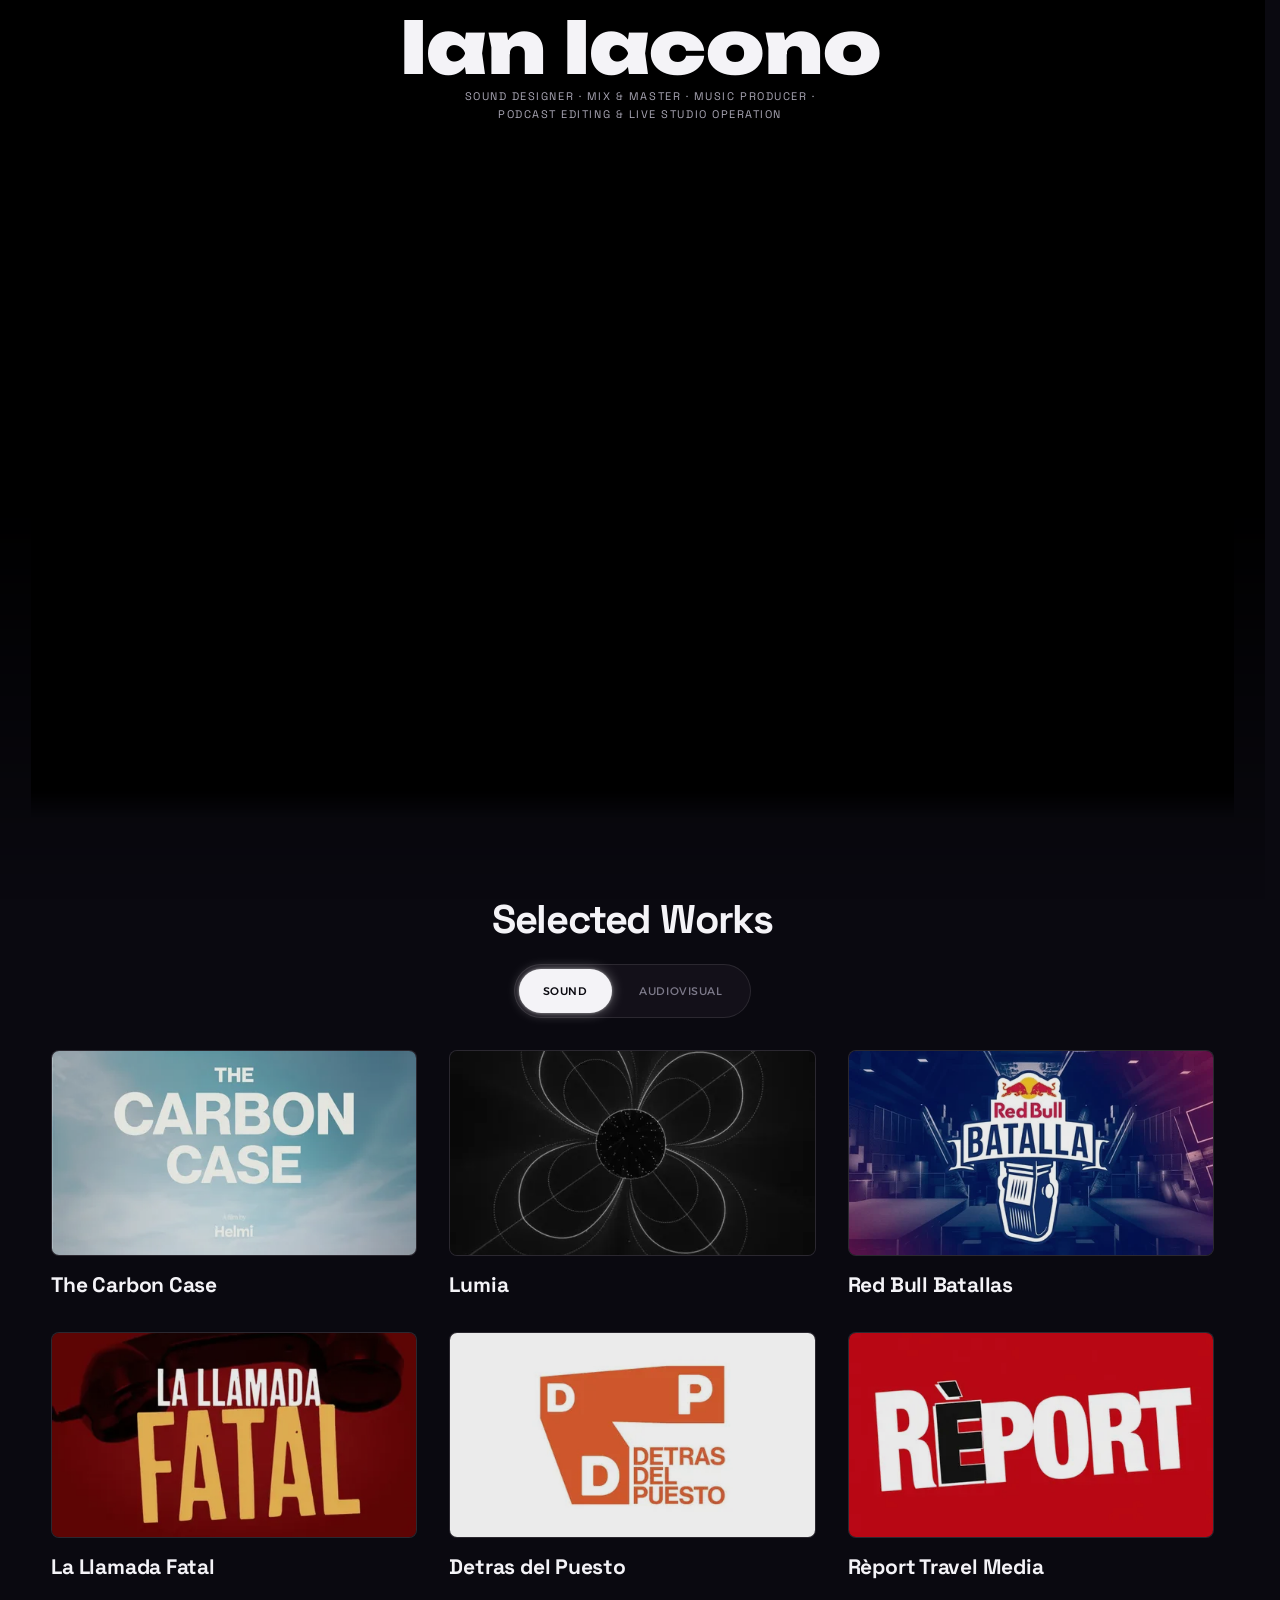
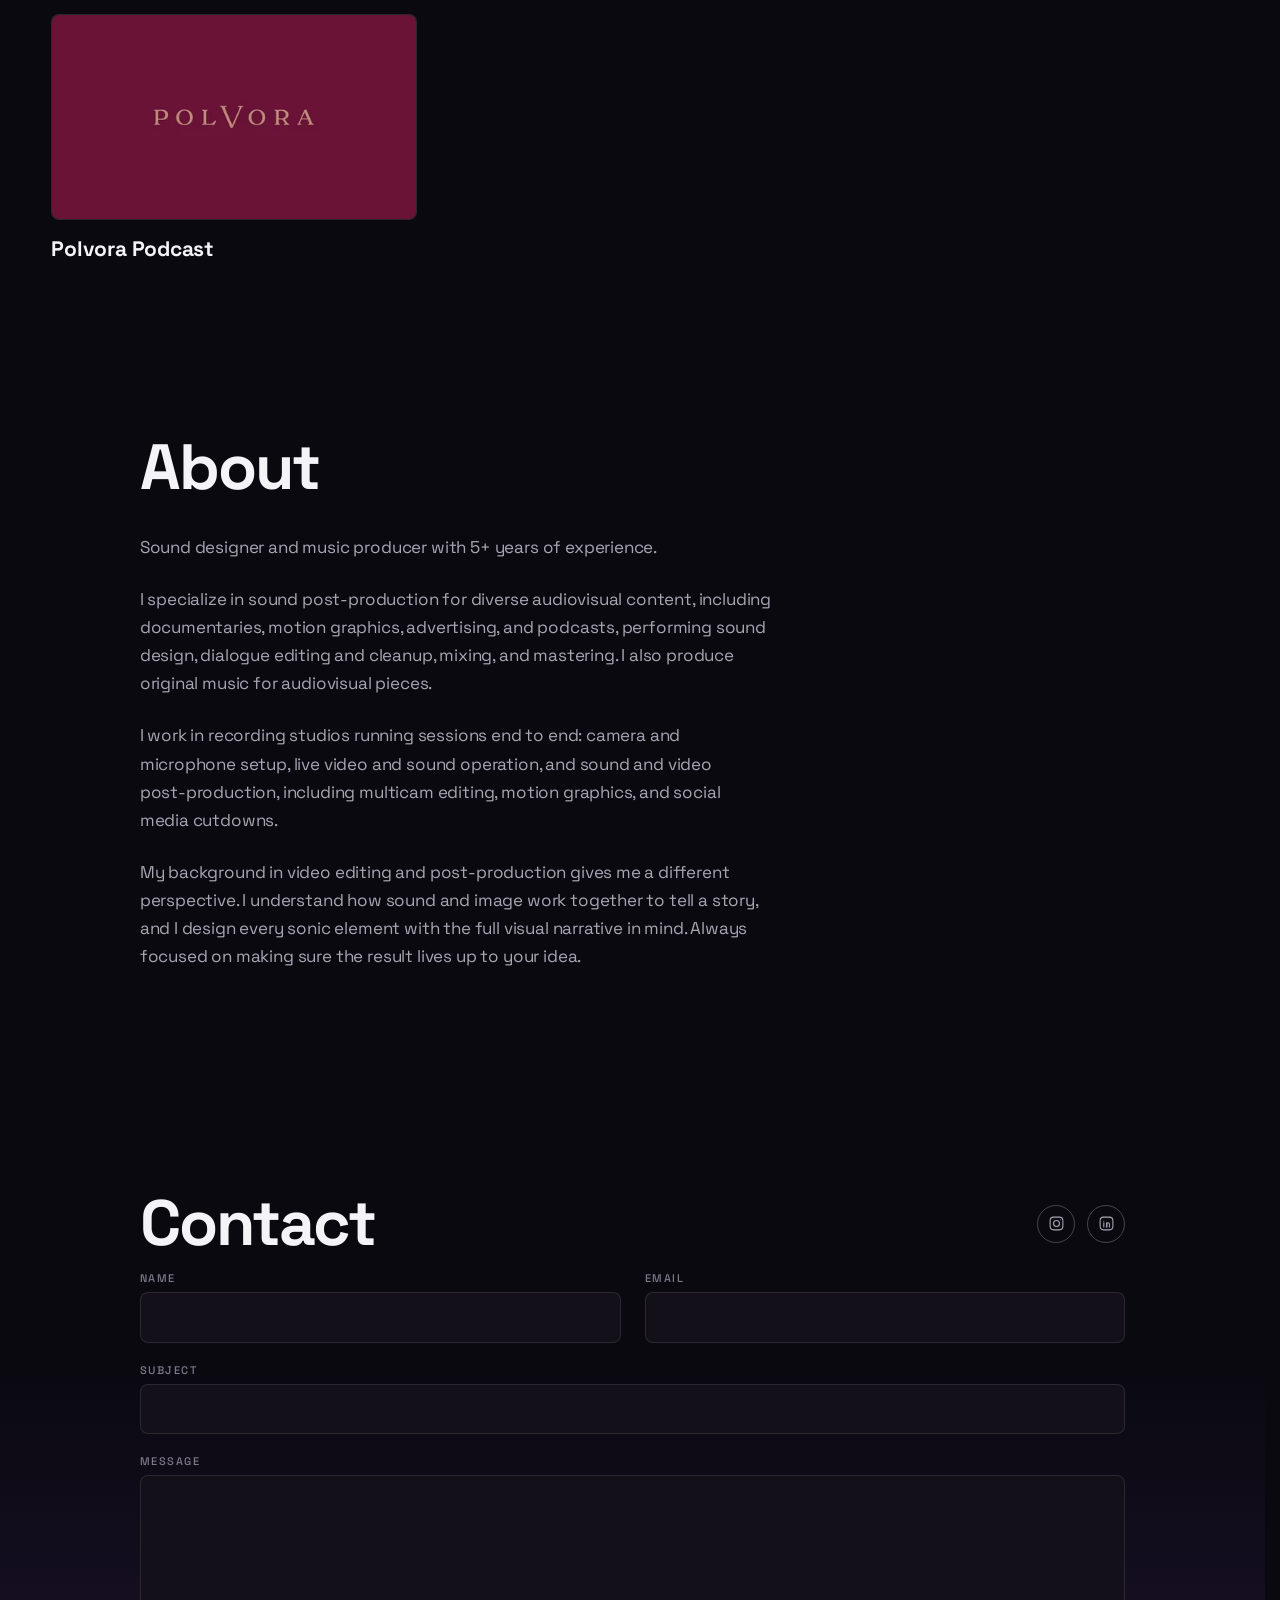
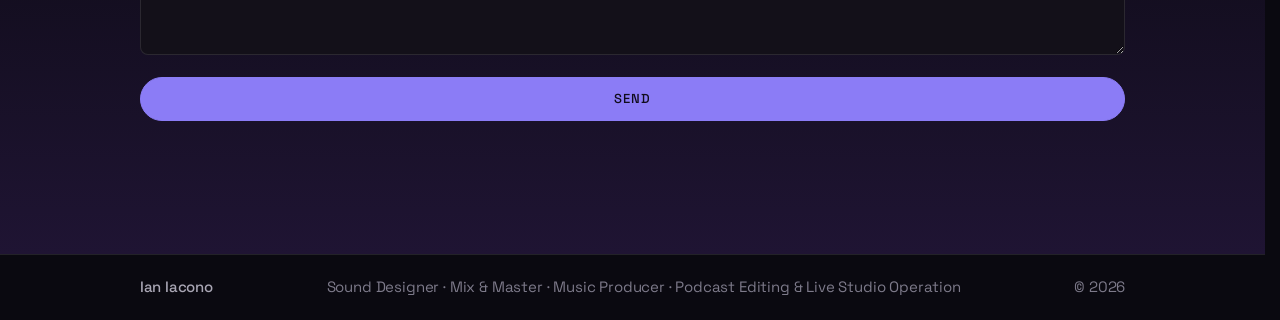
<file: index.html>
<!doctype html>
<html lang="en" class="no-js">
<head>

  <!-- ======================================================================
       DATOS DE LA PAGINA
       Esto es lo que ve Google y lo que aparece cuando compartis el link.
       Para cambiar el titulo o la descripcion, edita las lineas de abajo.
       ====================================================================== -->

  <meta charset="utf-8">
  <meta name="viewport" content="width=device-width, initial-scale=1">

  <!-- NO BORRAR. Es la prueba de que el sitio es tuyo, para Google Search
       Console (la herramienta desde la que se le pide a Google que vuelva
       a leer la pagina). La genero Google y es unica para esta cuenta: no
       se ve en ningun lado de la pagina, pero si se saca, Search Console
       deja de reconocer el sitio como tuyo. -->
  <meta name="google-site-verification" content="mhGewRbFrMhmkUpTPabku3VKQmcammKNRABmxId6EyI" />
  <meta name="google-site-verification" content="rz2zU_fuTn9a3QwWTfVwRwpOYbp7P2YMCcz7VN6VUhc" />

  <title>Ian Iacono — Sound Design &amp; Audio Post Production</title>
  <meta name="description" content="Sound Designer &middot; Mix &amp; Master &middot; Music Producer &middot; Audio Editing &amp; Live Studio Operation // Audio for documentary, motion graphics, advertising and podcast.">

  <!-- Las 4 lineas marcadas con DOMINIO son la direccion real del sitio.
       Tienen que ser absolutas (con https:// y el dominio entero) porque
       las lee gente de afuera: Google, para saber cual es la direccion
       verdadera, y WhatsApp/Instagram, para ir a buscar la imagen de la
       previsualizacion. Si algun dia cambia el dominio, se cambian estas
       cuatro y el archivo CNAME de la raiz, y nada mas. -->
  <link rel="canonical" href="https://ianiacono.com/">                           <!-- DOMINIO -->

  <!-- Como se ve el link al compartirlo en WhatsApp, Instagram, etc. -->
  <meta property="og:type" content="website">
  <meta property="og:site_name" content="Ian Iacono">
  <meta property="og:title" content="Ian Iacono — Sound Design &amp; Audio Post Production">
  <meta property="og:description" content="Sound Designer &middot; Mix &amp; Master &middot; Music Producer &middot; Audio Editing &amp; Live Studio Operation // Audio for documentary, motion graphics, advertising and podcast.">
  <meta property="og:url" content="https://ianiacono.com/">                      <!-- DOMINIO -->
  <meta property="og:image" content="https://ianiacono.com/assets/img/og.jpg?v=2">   <!-- DOMINIO -->
  <meta property="og:image:width" content="1200">
  <meta property="og:image:height" content="630">
  <meta property="og:image:alt" content="Ian Iacono — Sound Design &amp; Audio Post Production">
  <meta property="og:locale" content="en_US">

  <meta name="twitter:card" content="summary_large_image">
  <meta name="twitter:title" content="Ian Iacono — Sound Design &amp; Audio Post Production">
  <meta name="twitter:description" content="Sound Designer &middot; Mix &amp; Master &middot; Music Producer &middot; Audio Editing &amp; Live Studio Operation // Audio for documentary, motion graphics, advertising and podcast.">
  <meta name="twitter:image" content="https://ianiacono.com/assets/img/og.jpg?v=2">  <!-- DOMINIO -->

  <meta name="theme-color" content="#0a0910">
  <meta name="color-scheme" content="dark">

  <!-- Iconos de la pestana del navegador y del celular. El "?v=2" al
       final es a proposito: los navegadores cachean el favicon mucho
       mas agresivo que el resto de la pagina (a veces no lo vuelven a
       pedir ni con un refresh fuerte) -- al cambiarle los colores hacia
       falta esto para que lo trate como un archivo distinto y lo baje
       de nuevo. La proxima vez que se edite el icono, subir este numero. -->
  <link rel="icon" href="favicon.ico?v=2" sizes="32x32">
  <link rel="icon" href="assets/img/icon.svg?v=2" type="image/svg+xml">
  <link rel="apple-touch-icon" href="apple-touch-icon.png?v=2">

  <!-- Las tipografias estan en este mismo sitio: no dependemos de nadie -->
  <link rel="preload" href="assets/fonts/spacegrotesk-latin.woff2" as="font" type="font/woff2" crossorigin>

  <!-- El video del reel se pide con prioridad desde ya, para que este listo
       lo antes posible -- ya no usa una imagen "poster" de relleno mientras
       carga (ver README): mejor que arranque rapido a que haya algo lindo
       para mostrar mientras se espera. -->
  <link rel="preload" href="assets/video/reel.mp4" as="video" fetchpriority="high">

  <!-- Rutas relativas (sin "/" adelante) a proposito: asi el sitio funciona
       tal cual este en la raiz de un dominio (Vercel, dominio propio) o en
       una subcarpeta (GitHub Pages sirve en usuario.github.io/repo/, no en
       la raiz) sin tener que tocar nada segun donde este colgado. -->
  <link rel="stylesheet" href="css/style.css">

  <!-- Sin JavaScript no hay forma de sacar el blur ni la pantalla de
       carga de aca abajo -- sin este escape quedarian puestos para
       siempre. Con JS activado (el caso normal) esta regla ni se nota,
       el blur lo maneja el CSS/JS de mas abajo. -->
  <noscript><style>.site-blur{filter:none!important}[data-preloader]{display:none!important}</style></noscript>
</head>

<body data-site-name="Ian Iacono">

  <!-- PANTALLA DE CARGA INICIAL. Tapa la pagina (ver .site-blur, la capa
       que envuelve la barra de navegacion + el contenido + el pie, mas
       abajo) con un blur que se va destapando a medida que el reel y el
       video de cada tarjeta de proyecto quedan listos para reproducirse
       (ver PRELOADER en js/player.js). Vive afuera de .site-blur a
       proposito, para que el cartel y los puntitos se vean siempre
       nitidos mientras el fondo todavia esta borroso. -->
  <div class="preloader" data-preloader aria-hidden="true">
    <p class="preloader__msg" data-es="Activá el audio para una mejor experiencia.">Turn the audio on for a better experience.</p>
    <div class="preloader__dots"><span></span><span></span><span></span></div>
  </div>

  <div class="site-blur" data-site-blur>

    <!-- ==========================================================================
         BARRA DE NAVEGACION  —  aparece fija arriba en todas las paginas
         ========================================================================== -->
  <header class="nav">
    <div class="nav__inner">
      <!-- "Ian Iacono" arriba a la izquierda, a la izquierda del boton y
           el slider de sonido. Es un LINK de vuelta al reel del home:
           aparece siempre que la barra esta en su version chica
           (.nav.is-stuck -- en cualquier pagina de proyecto, o en el home
           despues de scrollear) y SOLO en escritorio -- ver
           ".nav__project-brand" en css/style.css. Arriba de todo del home
           no hace falta: ya esta el nombre grande centrado, y ese no es
           link porque ahi ya estas en el reel. -->
      <a class="nav__project-brand" href="#home">Ian Iacono</a>

      <!-- CONTROL GLOBAL DE SONIDO. Es el unico control de audio de todo
           el sitio: prende o apaga el volumen de lo que se este
           reproduciendo (el carrusel/reel, o el proyecto que estes
           mirando en la grilla). Los navegadores exigen un click real
           para permitir sonido, por eso arranca siempre en silencio.

           Va a la IZQUIERDA, no con los links de la derecha: el nombre
           grande del home esta centrado y es ancho, y con el volumen +
           cuatro links apretados a la derecha se le venian encima (se
           veia el boton de volumen pisando el apellido). De este lado
           hay lugar de sobra. Queda justo despues de .nav__project-brand
           a proposito: cuando la barra se achica y aparece el nombre
           chico, el volumen queda a su derecha, y como el nombre ocupa
           su lugar igual mientras esta invisible, el volumen no se
           corre ni un pixel entre los dos estados. -->
      <div class="audio-control audio-control--nav">
        <button type="button" class="audio-control__toggle" aria-pressed="false" aria-label="Turn on site sound">
          <svg class="icon-off" viewBox="0 0 24 24" fill="none" stroke="currentColor" stroke-width="1.5" stroke-linecap="round" stroke-linejoin="round" aria-hidden="true"><path d="M11 5 6 9H3v6h3l5 4V5Z"/><path d="m22 9-6 6M16 9l6 6"/></svg><svg class="icon-on" viewBox="0 0 24 24" fill="none" stroke="currentColor" stroke-width="1.5" stroke-linecap="round" stroke-linejoin="round" aria-hidden="true"><path d="M11 5 6 9H3v6h3l5 4V5Z"/><path d="M16 9a4 4 0 0 1 0 6"/><path d="M19 6a8 8 0 0 1 0 12"/></svg>
        </button>
        <input type="range" class="audio-control__level" min="0" max="100" value="80" step="1"
               aria-label="Site volume" style="--level-num:80">
      </div>
      </div>

      <!-- MARCA GRANDE: SOLO ESCRITORIO (mas de 900px). Se ve arriba de
           todo del home (nombre + subtitulo, centrados); al scrollear --
           o en cualquier otra pagina -- se desvanece y la barra queda en
           su version chica (ver .nav.is-stuck en css/style.css). No es
           un link: en ese momento ya estas en el home.
           En celular/tablet este bloque no se usa (display:none, ver
           ".nav__brand" en "14. RESPONSIVE" de css/style.css): el
           equivalente movil es ".hero__welcome", mas abajo, DENTRO de
           .hero -- ahi porque .nav es position:fixed, asi que cualquier
           cosa adentro se queda flotando sobre el reel al scrollear en
           vez de irse con la pagina. Con nombre/subtitulo/links/boton
           viviendo en .hero (flujo normal), se van del scroll como
           cualquier otro contenido, en vez de quedar pegados a la
           pantalla. -->
      <div class="nav__brand">
        <p class="nav__brand-name">Ian Iacono</p>
        <p class="nav__brand-role" data-es="Diseñador sonoro&nbsp;&middot; Mezcla y máster&nbsp;&middot; Productor musical&nbsp;&middot; Edición de podcast y operación de estudio en vivo">Sound Designer&nbsp;&middot; Mix &amp; Master&nbsp;&middot; Music Producer&nbsp;&middot; Podcast Editing &amp; Live Studio Operation</p>
      </div>


      <div class="nav__right">
        <nav class="nav__links" aria-label="Main navigation">
          <!-- #home ya hace scroll instantaneo al toque del reel (ver el
               router en main.js) — no hace falta un ancla nueva. -->
          <a class="nav__link" href="#home">Showreel</a>
          <a class="nav__link" href="#projects" data-es="Proyectos">Projects</a>
          <a class="nav__link" href="#about" data-es="Sobre mí">About</a>
          <a class="nav__link" href="#contact" data-es="Contacto">Contact</a>
        </nav>
      </div>
  </header>

  <main id="main">

    <!-- ==========================================================================
         SECCION 1 de 11  —  HOME   (direccion: # o #home)
         ========================================================================== -->
    <section class="page" id="home" data-title="Sound Design &amp; Audio Post Production">
      <!-- Reel principal. El fondo es el mismo video, agrandado y borroso,
           sincronizado en todo momento con el que se ve adelante. -->
      <div class="hero">
        <div class="hero__bg" aria-hidden="true">
          <!-- Copia liviana del reel (480x270, sin audio, ~85kbps) solo para
               este fondo: se lo agranda y desenfoca tanto que la resolucion
               real no se nota, y decodificar un segundo video pesado en
               simultaneo con el reel principal es lo que hacia que el fondo
               se viera entrecortado, sobre todo en celular. -->
          <video src="assets/video/reel-bg.mp4" muted loop playsinline preload="none"
                 tabindex="-1" data-hero-bg></video>
        </div>

        <!-- BIENVENIDA MOVIL: SOLO CELULAR/TABLET (hasta 900px, ver
             ".hero__welcome" en css/style.css) -- el equivalente de
             ".nav__brand" de arriba, pero viviendo aca adentro de .hero
             (que NO es position:fixed) en vez de adentro de la barra
             fija. Por eso se va con el scroll como cualquier otro
             contenido del reel, en vez de quedar flotando encima. Mismo
             nombre/subtitulo que arriba (reutiliza sus mismas clases,
             .nav__brand-name/.nav__brand-role, para heredar el mismo
             estilo) -- si cambias el texto de uno, cambia el del otro
             tambien. -->
        <div class="hero__welcome">
          <p class="nav__brand-name">Ian Iacono</p>
          <p class="nav__brand-role" data-es="Diseñador sonoro&nbsp;&middot; Mezcla y máster&nbsp;&middot; Productor musical&nbsp;&middot; Edición de podcast y operación de estudio en vivo">Sound Designer&nbsp;&middot; Mix &amp; Master&nbsp;&middot; Music Producer&nbsp;&middot; Podcast Editing &amp; Live Studio Operation</p>

          <div class="nav__links hero__welcome-links">
            <a class="nav__link" href="#home">Showreel</a>
            <a class="nav__link" href="#projects" data-es="Proyectos">Projects</a>
            <a class="nav__link" href="#about" data-es="Sobre mí">About</a>
            <a class="nav__link" href="#contact" data-es="Contacto">Contact</a>
          </div>

          <!-- Envuelto en su propio div (que ocupa todo el espacio que
               sobra debajo de los links) para poder centrarlo justo en
               el medio de ese espacio -- entre el borde de abajo de los
               links y el borde de arriba del reel -- en vez de pegarlo
               contra los links con un margen fijo. -->
          <div class="hero__welcome-audio-wrap">
            <!-- Copia movil del boton de sonido (sin la barra de volumen),
                 para que se vea ya de entrada -- el de .nav__right (el que
                 titila/vibra) recien se muestra al hacer scroll, y para
                 entonces ya pudiste haber visto el reel en silencio. Mismo
                 boton, mismo estado: audio.js los mantiene sincronizados
                 (los busca a todos por la clase .audio-control__toggle,
                 sin importar donde viven). -->
            <button type="button" class="audio-control__toggle hero__welcome-audio" aria-pressed="false" aria-label="Turn on site sound">
              <svg class="icon-off" viewBox="0 0 24 24" fill="none" stroke="currentColor" stroke-width="1.5" stroke-linecap="round" stroke-linejoin="round" aria-hidden="true"><path d="M11 5 6 9H3v6h3l5 4V5Z"/><path d="m22 9-6 6M16 9l6 6"/></svg><svg class="icon-on" viewBox="0 0 24 24" fill="none" stroke="currentColor" stroke-width="1.5" stroke-linecap="round" stroke-linejoin="round" aria-hidden="true"><path d="M11 5 6 9H3v6h3l5 4V5Z"/><path d="M16 9a4 4 0 0 1 0 6"/><path d="M19 6a8 8 0 0 1 0 12"/></svg>
            </button>
          </div>
        </div>

        <div class="hero__frame">
          <div class="player" data-hero-main>
            <video class="hero__video" data-src="assets/video/reel.mp4" preload="none" loop playsinline muted
                   width="1280" height="720"
                   aria-label="Sound design demo reel by Ian Iacono"></video>

            <!-- Reemplaza el poster de relleno: mientras el video no tiene
                 datos suficientes para arrancar, se ve esto en vez de una
                 imagen fija que despues cambia de golpe por el video real. -->
            <div class="player__loading" data-hero-loading aria-hidden="true">
              <svg viewBox="0 0 24 24" fill="none" aria-hidden="true">
                <circle cx="12" cy="12" r="9.5" stroke="currentColor" stroke-opacity="0.2" stroke-width="2"/>
                <path d="M21.5 12a9.5 9.5 0 0 0-9.5-9.5" stroke="currentColor" stroke-width="2" stroke-linecap="round"/>
              </svg>
            </div>

            <!-- El sonido de este video lo maneja el control del header:
                 aca solo queda pausar/reanudar y la linea de tiempo. -->
            <div class="player__controls">
              <button type="button" class="player__playpause" data-hero-playpause aria-pressed="true" aria-label="Pause">
                <svg class="icon-pause" viewBox="0 0 24 24" fill="currentColor" aria-hidden="true"><path d="M7 5h4v14H7zM13 5h4v14h-4z"/></svg><svg class="icon-play" viewBox="0 0 24 24" fill="currentColor" aria-hidden="true"><path d="M8 5.5v13l11-6.5-11-6.5Z"/></svg>
              </button>
              <input type="range" class="player__scrub" min="0" max="1000" value="0" step="1"
                     aria-label="Video timeline">
              <span class="player__time" aria-hidden="true">0:00 / 0:00</span>
              <button type="button" class="player__fullscreen" data-hero-fullscreen aria-pressed="false" aria-label="Fullscreen">
                <svg class="icon-expand" viewBox="0 0 24 24" fill="none" stroke="currentColor" stroke-width="1.5" stroke-linecap="round" stroke-linejoin="round" aria-hidden="true"><path d="M8 3H5a2 2 0 0 0-2 2v3"/><path d="M21 8V5a2 2 0 0 0-2-2h-3"/><path d="M3 16v3a2 2 0 0 0 2 2h3"/><path d="M16 21h3a2 2 0 0 0 2-2v-3"/></svg><svg class="icon-compress" viewBox="0 0 24 24" fill="none" stroke="currentColor" stroke-width="1.5" stroke-linecap="round" stroke-linejoin="round" aria-hidden="true"><path d="M8 3v3a2 2 0 0 1-2 2H3"/><path d="M21 8h-3a2 2 0 0 1-2-2V3"/><path d="M3 16h3a2 2 0 0 1 2 2v3"/><path d="M16 21v-3a2 2 0 0 1 2-2h3"/></svg>
              </button>
            </div>
          </div>
        </div>

        <a class="hero__scroll" href="#projects">
          <span data-es="Ver proyectos">See Projects</span>
          <svg viewBox="0 0 24 24" fill="none" stroke="currentColor" stroke-width="1.5" stroke-linecap="round" stroke-linejoin="round" aria-hidden="true"><path d="M12 5v14M5 12l7 7 7-7"/></svg>
        </a>
      </div>

      <div class="wrap page__body page__body--after-hero" id="projects">

        <!-- "Selected Works" arriba del SELECTOR SOUND / AUDIOVISUAL,
             los dos centrados. Los dos botones alternan cual grilla de
             abajo se ve, sin cambiar de pagina. -->
        <div class="portfolio-tabs-row reveal">
          <h2 class="portfolio-tabs-row__title" data-es="Trabajos seleccionados">Selected Works</h2>
          <div class="portfolio-tabs" data-portfolio-tabs role="tablist" aria-label="Project category">
            <span class="portfolio-tabs__thumb" data-portfolio-thumb aria-hidden="true"></span>
            <button type="button" class="portfolio-tab" data-portfolio-target="sound"
                    role="tab" aria-selected="true" aria-controls="grid-projects" id="tab-sound">
              Sound
            </button>
            <button type="button" class="portfolio-tab" data-portfolio-target="audiovisual"
                    role="tab" aria-selected="false" aria-controls="grid-projects" id="tab-audiovisual" tabindex="-1">
              Audiovisual
            </button>
          </div>
        </div>

        <!-- UNA SOLA GRILLA con los diez proyectos. El selector de
             arriba (sound / audiovisual) no cambia de grilla: filtra
             estas mismas tarjetas por su "data-tags".

             Son etiquetas y no una categoria sola porque tres proyectos
             son las dos cosas -- Detras del Puesto, Report y Polvora,
             donde el trabajo fue de sonido Y de video -- y aparecen en
             las dos pestanas. Van separadas por espacio, igual que
             "class". Sound muestra siete y Audiovisual seis.

             El orden de aca es tambien el de los botones Back/Next de
             cada proyecto. -->
        <div class="grid" id="grid-projects" data-portfolio-grid>
        <article class="tile reveal" data-delay="0" data-tags="sound">
          <a class="tile__link" href="#thecarboncase" aria-label="View project: The Carbon Case">
            <div class="tile__media">
              <img class="tile__poster" src="assets/img/the-carbon-case-960.webp"
                   srcset="assets/img/the-carbon-case-480.webp 480w, assets/img/the-carbon-case-960.webp 960w, assets/img/the-carbon-case.webp 1600w"
                   sizes="(max-width: 640px) calc(100vw - 2.5rem), (max-width: 900px) 92vw, 30vw"
                   width="1600" height="1531" alt="The Carbon Case cover: a planted field under a pale blue sky" style="object-position:50% 0%" loading="lazy" decoding="async">
              <video class="tile__video" data-src="assets/video/thecarboncase-hover.mp4" muted loop playsinline preload="none"
                     width="1600" height="1531" aria-hidden="true" tabindex="-1" style="object-position:50% 0%"></video>
            </div>
            <div class="tile__meta">
              <div>
                <h2 class="tile__title">The Carbon Case</h2>
                
              </div>
              <svg class="tile__arrow" viewBox="0 0 24 24" fill="none" stroke="currentColor" stroke-width="1.5" stroke-linecap="round" stroke-linejoin="round" aria-hidden="true"><path d="M7 17 17 7M9 7h8v8"/></svg>
            </div>
          </a>
        </article>
        <article class="tile reveal" data-delay="1" data-tags="sound">
          <a class="tile__link" href="#lumia" aria-label="View project: Lumia">
            <div class="tile__media">
              <img class="tile__poster" src="assets/img/lumia-960.webp"
                   srcset="assets/img/lumia-480.webp 480w, assets/img/lumia-960.webp 960w, assets/img/lumia.webp 1253w"
                   sizes="(max-width: 640px) calc(100vw - 2.5rem), (max-width: 900px) 92vw, 30vw"
                   width="1253" height="1045" alt="Lumia cover: a geometric figure made of white lines on a black background" loading="lazy" decoding="async">
              <video class="tile__video" data-src="assets/video/lumia-hover.mp4" muted loop playsinline preload="none"
                     width="1253" height="1045" aria-hidden="true" tabindex="-1"></video>
            </div>
            <div class="tile__meta">
              <div>
                <h2 class="tile__title">Lumia</h2>
                
              </div>
              <svg class="tile__arrow" viewBox="0 0 24 24" fill="none" stroke="currentColor" stroke-width="1.5" stroke-linecap="round" stroke-linejoin="round" aria-hidden="true"><path d="M7 17 17 7M9 7h8v8"/></svg>
            </div>
          </a>
        </article>
        <article class="tile reveal" data-delay="2" data-tags="sound">
          <a class="tile__link" href="#redbull" aria-label="View project: Red Bull Batallas">
            <div class="tile__media">
              <img class="tile__poster" src="assets/img/red-bull-batallas-960.webp"
                   srcset="assets/img/red-bull-batallas-480.webp 480w, assets/img/red-bull-batallas-960.webp 960w, assets/img/red-bull-batallas.webp 1365w"
                   sizes="(max-width: 640px) calc(100vw - 2.5rem), (max-width: 900px) 92vw, 30vw"
                   width="1365" height="768" alt="Red Bull Batallas logo over a moody blue-lit battle venue" loading="lazy" decoding="async">
              <video class="tile__video" data-src="assets/video/redbull-hover.mp4" muted loop playsinline preload="none"
                     width="1365" height="768" aria-hidden="true" tabindex="-1"></video>
            </div>
            <div class="tile__meta">
              <div>
                <h2 class="tile__title">Red Bull Batallas</h2>
                
              </div>
              <svg class="tile__arrow" viewBox="0 0 24 24" fill="none" stroke="currentColor" stroke-width="1.5" stroke-linecap="round" stroke-linejoin="round" aria-hidden="true"><path d="M7 17 17 7M9 7h8v8"/></svg>
            </div>
          </a>
        </article>
        <article class="tile reveal" data-delay="0" data-tags="sound">
          <!-- Es el unico proyecto sin video de hover (no hay
               lallamada-hover.mp4). En su lugar, al pasar el mouse la
               portada titila y suena un fragmento del podcast: los dos
               atributos de abajo son los que encienden eso, ver
               "TARJETA CON TITILEO + SONIDO" en js/player.js. El mp3 no se
               descarga hasta el primer hover, asi que en celular -- donde
               no hay hover -- no se pide nunca. -->
          <a class="tile__link" href="#lallamada" aria-label="View project: La Llamada Fatal"
             data-tile-flicker
             data-tile-audio="assets/audio/lallamada-hover.mp3">
            <div class="tile__media">
              <img class="tile__poster" src="assets/img/la-llamada-fatal-960.webp"
                   srcset="assets/img/la-llamada-fatal-480.webp 480w, assets/img/la-llamada-fatal-960.webp 960w, assets/img/la-llamada-fatal.webp 640w"
                   sizes="(max-width: 640px) calc(100vw - 2.5rem), (max-width: 900px) 92vw, 30vw"
                   width="640" height="640" alt="La Llamada Fatal podcast cover: a red telephone on a dark background" loading="lazy" decoding="async">
              
            </div>
            <div class="tile__meta">
              <div>
                <h2 class="tile__title">La Llamada Fatal</h2>
                
              </div>
              <svg class="tile__arrow" viewBox="0 0 24 24" fill="none" stroke="currentColor" stroke-width="1.5" stroke-linecap="round" stroke-linejoin="round" aria-hidden="true"><path d="M7 17 17 7M9 7h8v8"/></svg>
            </div>
          </a>
        </article>
        <article class="tile reveal" data-delay="1" data-tags="sound audiovisual">
          <a class="tile__link" href="#ddp" aria-label="View project: Detras del Puesto">
            <div class="tile__media">
              <img class="tile__poster" src="assets/img/detras-del-puesto-960.webp"
                   srcset="assets/img/detras-del-puesto-480.webp 480w, assets/img/detras-del-puesto-960.webp 960w, assets/img/detras-del-puesto.webp 822w"
                   sizes="(max-width: 640px) calc(100vw - 2.5rem), (max-width: 900px) 92vw, 30vw"
                   width="822" height="640" alt="Detras del Puesto logo in orange on a white background" loading="lazy" decoding="async">
              <video class="tile__video" data-src="assets/video/ddp-hover.mp4" muted loop playsinline preload="none"
                     width="822" height="640" aria-hidden="true" tabindex="-1"></video>
            </div>
            <div class="tile__meta">
              <div>
                <h2 class="tile__title">Detras del Puesto</h2>
                
              </div>
              <svg class="tile__arrow" viewBox="0 0 24 24" fill="none" stroke="currentColor" stroke-width="1.5" stroke-linecap="round" stroke-linejoin="round" aria-hidden="true"><path d="M7 17 17 7M9 7h8v8"/></svg>
            </div>
          </a>
        </article>
        <article class="tile reveal" data-delay="2" data-tags="sound audiovisual">
          <a class="tile__link" href="#reports" aria-label="View project: Rèport Travel Media">
            <div class="tile__media">
              <img class="tile__poster" src="assets/img/report-travel-media-960.webp"
                   srcset="assets/img/report-travel-media-480.webp 480w, assets/img/report-travel-media-960.webp 960w, assets/img/report-travel-media.webp 1252w"
                   sizes="(max-width: 640px) calc(100vw - 2.5rem), (max-width: 900px) 92vw, 30vw"
                   width="1252" height="1252" alt="Rèport Travel Media logo in black and white on a red background" loading="lazy" decoding="async">
              <video class="tile__video" data-src="assets/video/reports-hover.mp4" muted loop playsinline preload="none"
                     width="1252" height="1252" aria-hidden="true" tabindex="-1"></video>
            </div>
            <div class="tile__meta">
              <div>
                <h2 class="tile__title">Rèport Travel Media</h2>
                
              </div>
              <svg class="tile__arrow" viewBox="0 0 24 24" fill="none" stroke="currentColor" stroke-width="1.5" stroke-linecap="round" stroke-linejoin="round" aria-hidden="true"><path d="M7 17 17 7M9 7h8v8"/></svg>
            </div>
          </a>
        </article>
        <article class="tile reveal" data-delay="0" data-tags="sound audiovisual">
          <a class="tile__link" href="#section12" aria-label="View project: Polvora Podcast">
            <div class="tile__media">
              <img class="tile__poster" src="assets/img/polvora-podcast-960.webp"
                   srcset="assets/img/polvora-podcast-480.webp 480w, assets/img/polvora-podcast-960.webp 960w, assets/img/polvora-podcast.webp 1920w"
                   sizes="(max-width: 640px) calc(100vw - 2.5rem), (max-width: 900px) 92vw, 30vw"
                   width="1920" height="1080" alt="Polvora Podcast logo: the word Polvora in tan serif type on a wine-red background" loading="lazy" decoding="async">
              <video class="tile__video" data-src="assets/video/section12-hover.mp4" muted loop playsinline preload="none"
                     width="1920" height="1080" aria-hidden="true" tabindex="-1"></video>
            </div>
            <div class="tile__meta">
              <div>
                <h2 class="tile__title">Polvora Podcast</h2>
                
              </div>
              <svg class="tile__arrow" viewBox="0 0 24 24" fill="none" stroke="currentColor" stroke-width="1.5" stroke-linecap="round" stroke-linejoin="round" aria-hidden="true"><path d="M7 17 17 7M9 7h8v8"/></svg>
            </div>
          </a>
        </article>
        <article class="tile reveal" data-delay="0" data-tags="audiovisual">
          <a class="tile__link" href="#faiketen" aria-label="View project: Te Lo Aseguro | Analipsis">
            <div class="tile__media">
              <img class="tile__poster" src="assets/img/te-lo-aseguro-960.webp"
                   srcset="assets/img/te-lo-aseguro-480.webp 480w, assets/img/te-lo-aseguro-960.webp 960w, assets/img/te-lo-aseguro.webp 1280w"
                   sizes="(max-width: 640px) calc(100vw - 2.5rem), (max-width: 900px) 92vw, 30vw"
                   width="1280" height="720" alt="Show thumbnail: two hosts next to the title Las cenizas no se apagan" loading="lazy" decoding="async">
              <video class="tile__video" data-src="assets/video/faiketen-hover.mp4" muted loop playsinline preload="none"
                     width="1280" height="720" aria-hidden="true" tabindex="-1"></video>
            </div>
            <div class="tile__meta">
              <div>
                <h2 class="tile__title">Te Lo Aseguro | Analipsis</h2>
                
              </div>
              <svg class="tile__arrow" viewBox="0 0 24 24" fill="none" stroke="currentColor" stroke-width="1.5" stroke-linecap="round" stroke-linejoin="round" aria-hidden="true"><path d="M7 17 17 7M9 7h8v8"/></svg>
            </div>
          </a>
        </article>
        <article class="tile reveal" data-delay="1" data-tags="audiovisual">
          <a class="tile__link" href="#juleriaque" aria-label="View project: Juleriaque">
            <div class="tile__media">
              <img class="tile__poster" src="assets/img/report-travel-media-2-960.webp"
                   srcset="assets/img/report-travel-media-2-480.webp 480w, assets/img/report-travel-media-2-960.webp 960w, assets/img/report-travel-media-2.webp 1023w"
                   sizes="(max-width: 640px) calc(100vw - 2.5rem), (max-width: 900px) 92vw, 30vw"
                   width="1023" height="1027" alt="Black title card with the word Juleriaque in white letters" loading="lazy" decoding="async">
              <video class="tile__video" data-src="assets/video/juleriaque-hover.mp4" muted loop playsinline preload="none"
                     width="1023" height="1027" aria-hidden="true" tabindex="-1"></video>
            </div>
            <div class="tile__meta">
              <div>
                <h2 class="tile__title">Juleriaque</h2>
                
              </div>
              <svg class="tile__arrow" viewBox="0 0 24 24" fill="none" stroke="currentColor" stroke-width="1.5" stroke-linecap="round" stroke-linejoin="round" aria-hidden="true"><path d="M7 17 17 7M9 7h8v8"/></svg>
            </div>
          </a>
        </article>
        <article class="tile reveal" data-delay="2" data-tags="audiovisual">
          <a class="tile__link" href="#playbook" aria-label="View project: Playbook">
            <div class="tile__media">
              <img class="tile__poster" src="assets/img/playbook-960.webp"
                   srcset="assets/img/playbook-480.webp 480w, assets/img/playbook-960.webp 960w, assets/img/playbook.webp 1138w"
                   sizes="(max-width: 640px) calc(100vw - 2.5rem), (max-width: 900px) 92vw, 30vw"
                   width="1138" height="640" alt="Playbook cover: x Anita y Sebas, black background, marketing para marketers" loading="lazy" decoding="async">
              <video class="tile__video" data-src="assets/video/playbook-hover.mp4" muted loop playsinline preload="none"
                     width="1138" height="640" aria-hidden="true" tabindex="-1"></video>
            </div>
            <div class="tile__meta">
              <div>
                <h2 class="tile__title">Playbook</h2>
                
              </div>
              <svg class="tile__arrow" viewBox="0 0 24 24" fill="none" stroke="currentColor" stroke-width="1.5" stroke-linecap="round" stroke-linejoin="round" aria-hidden="true"><path d="M7 17 17 7M9 7h8v8"/></svg>
            </div>
          </a>
        </article>
        </div>

      </div>

      <!-- SOBRE MI. Tercera "pantalla" del inicio, entre Selected Works y
           Contact: el scroll forzado de escritorio para en ella igual que en
           las otras (ver "6. SCROLL FORZADO..." en js/main.js) y ocupa la
           pantalla entera, asi que estando aca no se ve ni la grilla arriba
           ni el formulario abajo.
           Para cambiar el texto alcanza con editar los dos parrafos de
           abajo. El ultimo renglon es un link al formulario de contacto. -->
      <div class="about-band" id="about">

        <div class="wrap wrap--narrow page__body">
          <div class="page__head reveal">
            <h2 class="project__title" data-es="Sobre mí">About</h2>
          </div>

          <!-- Las dos versiones van una al lado de la otra, con las mismas
               etiquetas ESP / ENG que usan las paginas de proyecto. En
               celular se apilan (ESP arriba, ENG abajo). -->
          <div class="about__cols reveal" data-delay="1">
            <div class="lang" data-lang="es">
              <p class="label lang__label">ESP</p>
              <p class="prose" lang="es">Diseñador sonoro y productor musical con 5+ 
                 años de experiencia.</p>
              <p class="prose" lang="es">Me especializo en postproducción de sonido para
                 diversos contenidos audiovisuales, entre ellos documentales, motion
                 graphics, publicidad y podcasts, realizando diseño sonoro, edición y
                 limpieza de diálogos, mezcla y masterización. También produzco música
                 original para piezas audiovisuales.</p>
              <p class="prose" lang="es">Trabajo en estudios de grabación operando las
                 sesiones de punta a punta: armado y setup de cámaras y micrófonos,
                 operación de video y sonido en vivo, y la postproducción de sonido y
                 video, incluyendo edición multicámara, motion graphics y cortes para
                 redes.</p>
              <p class="prose" lang="es">Mi background en edición y postproducción de video
                 me permite tener una perspectiva distinta, entiendo cómo el sonido y la
                 imagen funcionan juntos para contar una historia, y diseño cada elemento
                 sonoro pensando en una narrativa visual completa. Siempre con el foco en
                 que el resultado esté a la altura de tu idea.</p>
            </div>

            <div class="lang" data-lang="en">
              <p class="label lang__label">ENG</p>
              <p class="prose">Sound designer and music producer with 5+ years of
                 experience.</p>
              <p class="prose">I specialize in sound post-production for diverse
                 audiovisual content, including documentaries, motion graphics,
                 advertising, and podcasts, performing sound design, dialogue editing and
                 cleanup, mixing, and mastering. I also produce original music for
                 audiovisual pieces.</p>
              <p class="prose">I work in recording studios running sessions end to end:
                 camera and microphone setup, live video and sound operation, and sound
                 and video post-production, including multicam editing, motion graphics,
                 and social media cutdowns.</p>
              <p class="prose">My background in video editing and post-production gives me
                 a different perspective. I understand how sound and image work together
                 to tell a story, and I design every sonic element with the full visual
                 narrative in mind. Always focused on making sure the result lives up to
                 your idea.</p>
            </div>
          </div>

        </div>
      </div>

      <!-- CONTACTO. El formulario usa FormSubmit.co (sin cuenta, sin backend
           propio) para mandar un mail de verdad a iaconoian1@gmail.com.
           Antes usaba action="mailto:...", pero Chrome (y otros navegadores)
           marcan esos formularios como "no seguros" y bloquean el envio con
           una advertencia -- mailto: no es una conexion verificable como
           HTTPS. FormSubmit resuelve eso: el envio es un POST HTTPS real.
           OJO: la primera vez que alguien mande el formulario en el sitio
           ya publicado, FormSubmit le manda un mail a iaconoian1@gmail.com
           pidiendo confirmar (asi evitan que cualquiera mande mails en tu
           nombre a direcciones ajenas) -- hay que abrir ese mail y confirmar
           una sola vez, despues los envios siguientes llegan directo.
           El JS (main.js, seccion "5. FORMULARIO DE CONTACTO") intercepta
           el envio y lo manda por fetch() al endpoint /ajax/ de FormSubmit
           en vez de dejar que el navegador navegue de verdad hasta
           formsubmit.co: asi la persona nunca ve esa pagina, se queda en
           el sitio todo el tiempo y solo aparece el mensajito de
           data-contact-status ("Enviando...", despues "Listo"). El
           action="https://formsubmit.co/..." del <form> y el campo oculto
           _next quedan solo como respaldo por si el JS no llega a correr
           (navegador viejo, JS desactivado): ahi si se usa el flujo
           normal con redirect, por eso _next sigue haciendo falta.
           El degrade de fondo (negro a violeta muy sutil) va aca, en la
           franja de ancho completo -- no en el .wrap de adentro, que es
           angosto: si el color se pintara ahi, quedaria como una caja
           angosta en vez de ocupar todo el ancho de la pagina. -->
      <div class="contact-band" id="contact">
        <div class="wrap wrap--narrow page__body">
          <div class="page__head reveal">
            <h2 class="project__title" data-es="Contacto">Contact</h2>
            <div class="contact-form__links">
              <!-- Por ahora no lleva a ningun perfil: apunta al inicio del
                   propio sitio. Cuando tengas el usuario de Instagram
                   definitivo, cambia href por "https://instagram.com/USUARIO"
                   y volve a agregarle target="_blank" rel="noopener" (eso
                   ultimo es para que se abra en otra pestana, como el de
                   LinkedIn de aca abajo). -->
              <a class="contact-form__social" href="#home" aria-label="Instagram">
                <svg viewBox="0 0 24 24" fill="none" stroke="currentColor" stroke-width="1.5" stroke-linecap="round" stroke-linejoin="round" aria-hidden="true"><rect x="3" y="3" width="18" height="18" rx="5"/><circle cx="12" cy="12" r="4.2"/><circle cx="17.3" cy="6.7" r="0.6" fill="currentColor" stroke="none"/></svg>
              </a>
              <a class="contact-form__social" href="https://www.linkedin.com/in/ian-iacono/"
                 target="_blank" rel="noopener" aria-label="LinkedIn">
                <svg viewBox="0 0 24 24" fill="none" stroke="currentColor" stroke-width="1.5" stroke-linecap="round" stroke-linejoin="round" aria-hidden="true"><rect x="3" y="3" width="18" height="18" rx="5"/><circle cx="8.2" cy="8.6" r="0.75" fill="currentColor" stroke="none"/><path d="M8.2 11v6"/><path d="M12.3 17v-4.2c0-1.2 0.9-1.9 1.9-1.9s1.9 0.7 1.9 1.9V17"/><path d="M12.3 17v-6"/></svg>
              </a>
            </div>
          </div>

          <form class="contact-form reveal" action="https://formsubmit.co/iaconoian1@gmail.com" method="POST">
            <input type="hidden" name="_subject" value="New message from your portfolio">
            <input type="hidden" name="_template" value="table">
            <input type="hidden" name="_next" value="">
            <div class="contact-form__row">
              <label class="contact-form__field">
                <span class="label" data-es="Nombre">Name</span>
                <input type="text" name="name" autocomplete="name" required>
              </label>
              <label class="contact-form__field">
                <span class="label">Email</span>
                <input type="email" name="email" autocomplete="email" required>
              </label>
            </div>
            <!-- Va suelto (no adentro de .contact-form__row, que es la
                 grilla de dos columnas de Name/Email), asi ocupa el ancho
                 completo igual que Message. Sin "required": el asunto
                 ayuda pero no vale trabar el envio por eso. Se llama
                 "subject" y no "_subject" a proposito: "_subject" es el
                 campo con el que FormSubmit arma el asunto del mail
                 (esta mas arriba, oculto, fijo en "New message from your
                 portfolio"); si se repitiera el nombre, competirian por
                 lo mismo. Asi, el asunto del mail sigue siendo siempre el
                 mismo y esto llega como una fila mas del cuerpo. -->
            <label class="contact-form__field">
              <span class="label" data-es="Asunto">Subject</span>
              <input type="text" name="subject" autocomplete="off">
            </label>
            <label class="contact-form__field">
              <span class="label" data-es="Mensaje">Message</span>
              <textarea name="message" rows="7" required></textarea>
            </label>
            <button type="submit" class="btn btn--primary" data-es="Enviar">Send</button>
            <p class="contact-form__status" data-contact-status role="status" aria-live="polite"></p>
          </form>
        </div>
      </div>

    </section>

    <!-- ==========================================================================
         ORDEN DE LOS BOTONES "BACK" / "NEXT" DE LOS PROYECTOS

         Next sigue el mismo orden en que se ven las tarjetas en la grilla de
         "Selected Works", leyendo de izquierda a derecha y de arriba a abajo:
         primero la pestana Sound entera y despues la Audiovisual. Back hace
         exactamente lo mismo al reves. Es un ciclo cerrado: el ultimo vuelve
         al primero.

           The Carbon Case -> Lumia -> Red Bull Batallas -> La Llamada Fatal ->
           Detras Del Puesto -> Rèport Travel Media -> Polvora Podcast ->
           Te Lo Aseguro -> Juleriaque -> Playbook -> (vuelve a The Carbon Case)

         Los enlaces estan escritos a mano en cada proyecto (el href del boton
         Back y el del Next, mas abajo en cada seccion). Si algun dia cambia
         el orden de las tarjetas en la grilla, hay que reacomodar esos dos
         enlaces en las DIEZ secciones para que el ciclo siga cerrado: si uno
         solo queda mal, se puede terminar dando vueltas sin pasar por algun
         proyecto. Ese es justo el error que se cometio al reordenar la
         grilla la primera vez: las tarjetas se movieron y estos enlaces se
         quedaron donde estaban.
         ========================================================================== -->

    <!-- ==========================================================================
         SECCION 2 de 11  —  PROYECTO: THE CARBON CASE   (direccion: #thecarboncase)
         ========================================================================== -->
    <!-- Para cambiar los textos de este proyecto edita: el <h1> (titulo),
         el parrafo de abajo (el rol) y los dos parrafos ESP / ENG.          -->
    <section class="page" id="thecarboncase" data-title="The Carbon Case" hidden>
      <div class="wrap page__body">
        <div class="project">
        <div class="project__media reveal">
          <div class="embed">
            <iframe src="https://www.youtube.com/embed/CfW4vJMptVc?rel=0&amp;loop=0&amp;controls=1&amp;cc_load_policy=0"
                    title="The Carbon Case — official trailer" loading="lazy"
                    allow="accelerometer; clipboard-write; encrypted-media; gyroscope; picture-in-picture; web-share"
                    referrerpolicy="strict-origin-when-cross-origin" allowfullscreen></iframe>
          </div>
        </div>

        <div class="project__info reveal" data-delay="1">
          <h1 class="project__title">The Carbon Case</h1>
          <p class="project__role" data-es="Diseño sonoro, mezcla y masterización">Sound Design, Re-recording Mix &amp; Master</p>
          <p class="project__badge" data-es="Próximo estreno">Upcoming release</p>

          <div class="project__text">
            <div class="lang" data-lang="es">
              <p class="label lang__label">ESP</p>
              <p class="prose" lang="es">La nueva producción de Helmi recorre Paraguay, Mozambique, Tailandia y Singapur para ver de cerca los mercados de carbono y descubrir qué está funcionando, qué falta y qué se necesita para escalarlos. Estuve a cargo del diseño sonoro, la limpieza y edición de diálogos, la mezcla y la masterización de todo el proyecto.</p>
            </div>
            <div class="lang" data-lang="en">
              <p class="label lang__label">ENG</p>
              <p class="prose">Helmi&#39;s new production travels through Paraguay, Mozambique, Thailand, and Singapore to take a close look at carbon markets and discover what's working, what's missing, and what it takes to scale them. I was in charge of the sound design, dialogue editing and cleanup, mixing, and mastering for the entire project.</p>
            </div>
          </div>

          <div class="project__actions">
            <!-- Lleva al proyecto anterior de la lista (el primero vuelve
                 al ultimo) -- ya no vuelve a la grilla de #projects. -->
            <a class="btn" href="#playbook"><svg viewBox="0 0 24 24" fill="none" stroke="currentColor" stroke-width="1.5" stroke-linecap="round" stroke-linejoin="round" aria-hidden="true"><path d="M19 12H5M12 19l-7-7 7-7"/></svg><span data-es="Anterior">Back</span></a>
            <!-- Lleva al siguiente proyecto de la lista (el ultimo vuelve
                 al primero). -->
            <a class="btn" href="#lumia">
              <span data-es="Siguiente">Next</span><svg viewBox="0 0 24 24" fill="none" stroke="currentColor" stroke-width="1.5" stroke-linecap="round" stroke-linejoin="round" aria-hidden="true"><path d="M5 12h14M12 5l7 7-7 7"/></svg>
            </a>
          </div>
        </div>

        </div>
      </div>
    </section>

    <!-- ==========================================================================
         SECCION 3 de 11  —  PROYECTO: LUMIA   (direccion: #lumia)
         ========================================================================== -->
    <!-- Para cambiar los textos de este proyecto edita: el <h1> (titulo),
         el parrafo de abajo (el rol) y los dos parrafos ESP / ENG.          -->
    <section class="page" id="lumia" data-title="Lumia" hidden>
      <div class="wrap page__body">
        <div class="project">
        <div class="project__media reveal">
          <div class="embed">
            <iframe src="https://www.youtube.com/embed/1Q3iFE-h9RM?rel=0&amp;loop=0&amp;controls=1&amp;cc_load_policy=0"
                    title="Lumia — project video" loading="lazy"
                    allow="accelerometer; clipboard-write; encrypted-media; gyroscope; picture-in-picture; web-share"
                    referrerpolicy="strict-origin-when-cross-origin" allowfullscreen></iframe>
          </div>
          <p class="project__credit" data-es="Motion graphics y visuales por @tomicalle.art">Motion graphics &amp; visuals by @tomicalle.art</p>
        </div>

        <div class="project__info reveal" data-delay="1">
          <h1 class="project__title">Lumia</h1>
          <p class="project__role" data-es="Diseño sonoro, música y mezcla">Sound Design, Music &amp; Mix</p>
          <p class="project__badge" data-es="Próximo estreno">Upcoming release</p>

          <div class="project__text">
            <div class="lang" data-lang="es">
              <p class="label lang__label">ESP</p>
              <p class="prose" lang="es">Cortometraje sobre la creación del cosmos. Realicé el diseño sonoro y la musicalización en su totalidad, utilizando texturas y espacialidad para transmitir la inmensidad, el vacío y la luz del universo. El trabajo concluyó con la mezcla de sonido final.</p>
            </div>
            <div class="lang" data-lang="en">
              <p class="label lang__label">ENG</p>
              <p class="prose">Short film about the creation of the cosmos. I handled the entire sound design and original score, using spatiality and sound textures to convey empty space, light, and pure immensity, followed by the final audio mix.</p>
            </div>
          </div>

          <div class="project__actions">
            <!-- Lleva al proyecto anterior de la lista (el primero vuelve
                 al ultimo) -- ya no vuelve a la grilla de #projects. -->
            <a class="btn" href="#thecarboncase"><svg viewBox="0 0 24 24" fill="none" stroke="currentColor" stroke-width="1.5" stroke-linecap="round" stroke-linejoin="round" aria-hidden="true"><path d="M19 12H5M12 19l-7-7 7-7"/></svg><span data-es="Anterior">Back</span></a>
            <!-- Lleva al siguiente proyecto de la lista (el ultimo vuelve
                 al primero). -->
            <a class="btn" href="#redbull">
              <span data-es="Siguiente">Next</span><svg viewBox="0 0 24 24" fill="none" stroke="currentColor" stroke-width="1.5" stroke-linecap="round" stroke-linejoin="round" aria-hidden="true"><path d="M5 12h14M12 5l7 7-7 7"/></svg>
            </a>
          </div>
        </div>

        </div>
      </div>
    </section>

    <!-- ==========================================================================
         SECCION 4 de 11  —  PROYECTO: RED BULL BATALLAS   (direccion: #redbull)
         ========================================================================== -->
    <!-- Para cambiar los textos de este proyecto edita: el <h1> (titulo),
         el parrafo de abajo (el rol) y los dos parrafos ESP / ENG.          -->
    <section class="page" id="redbull" data-title="Red Bull Batallas" hidden>
      <div class="wrap page__body">
        <div class="project">
        <div class="project__media reveal">
          <div class="embed">
            <iframe src="https://www.youtube.com/embed/aUop2SCJn10?rel=0&amp;loop=0&amp;controls=1&amp;cc_load_policy=0"
                    title="Red Bull Batallas — project video" loading="lazy"
                    allow="accelerometer; clipboard-write; encrypted-media; gyroscope; picture-in-picture; web-share"
                    referrerpolicy="strict-origin-when-cross-origin" allowfullscreen></iframe>
          </div>
          <div class="embed">
            <iframe src="https://www.youtube.com/embed/ZFDeO8fDAvI?rel=0&amp;loop=0&amp;controls=1&amp;cc_load_policy=0"
                    title="Red Bull Batallas — second project video" loading="lazy"
                    allow="accelerometer; clipboard-write; encrypted-media; gyroscope; picture-in-picture; web-share"
                    referrerpolicy="strict-origin-when-cross-origin" allowfullscreen></iframe>
          </div>
        </div>

        <div class="project__info reveal" data-delay="1">
          <h1 class="project__title">Red Bull Batallas</h1>
          <p class="project__role" data-es="Edición de sonido y mezcla">Sound Editing, Mix</p>

          <div class="project__text">
            <div class="lang" data-lang="es">
              <p class="label lang__label">ESP</p>
              <p class="prose" lang="es">Red Bull Batallas es la competencia de freestyle más importante del mundo hispanohablante, con raperos improvisando en vivo ante un jurado. Estuve a cargo de la limpieza de audio y diálogos, y la mezcla, procurando el equilibrio entre las voces de los participantes, el público, la música y la conductora.</p>
            </div>
            <div class="lang" data-lang="en">
              <p class="label lang__label">ENG</p>
              <p class="prose">Red Bull Batallas is the biggest freestyle rap competition in the Spanish speaking world, with MCs improvising live in front of a judging panel. I handled audio and dialogue cleanup, and the mix, balancing the participants&#39; vocals, the crowd, the music, and the host.</p>
            </div>
          </div>

          <div class="project__actions">
            <!-- Lleva al proyecto anterior de la lista (el primero vuelve
                 al ultimo) -- ya no vuelve a la grilla de #projects. -->
            <a class="btn" href="#lumia"><svg viewBox="0 0 24 24" fill="none" stroke="currentColor" stroke-width="1.5" stroke-linecap="round" stroke-linejoin="round" aria-hidden="true"><path d="M19 12H5M12 19l-7-7 7-7"/></svg><span data-es="Anterior">Back</span></a>
            <!-- Lleva al siguiente proyecto de la lista (el ultimo vuelve
                 al primero). -->
            <a class="btn" href="#lallamada">
              <span data-es="Siguiente">Next</span><svg viewBox="0 0 24 24" fill="none" stroke="currentColor" stroke-width="1.5" stroke-linecap="round" stroke-linejoin="round" aria-hidden="true"><path d="M5 12h14M12 5l7 7-7 7"/></svg>
            </a>
          </div>
        </div>

        </div>
      </div>
    </section>

    <!-- ==========================================================================
         SECCION 5 de 11  —  PROYECTO: LA LLAMADA FATAL   (direccion: #lallamada)
         ========================================================================== -->
    <!-- Para cambiar los textos de este proyecto edita: el <h1> (titulo),
         el parrafo de abajo (el rol) y los dos parrafos ESP / ENG.          -->
    <section class="page" id="lallamada" data-title="La Llamada Fatal" hidden>
      <div class="wrap page__body">
        <div class="project">
        <div class="project__media reveal">
          <div class="embed embed--audio embed--audio--compact">
            <iframe src="https://open.spotify.com/embed/episode/3gu56XUbJWXSjcrw7pOc3g?utm_source=generator&amp;theme=0"
                    title="La Llamada Fatal — episode on Spotify" loading="lazy" width="100%" height="152" frameborder="0"
                    allow="autoplay; clipboard-write; encrypted-media; fullscreen; picture-in-picture"></iframe>
          </div>
          <div class="embed embed--audio embed--audio--compact">
            <iframe src="https://open.spotify.com/embed/episode/5DJchpRlyf3DZMsiWbYLJX?utm_source=generator&amp;theme=0"
                    title="La Llamada Fatal — second episode on Spotify" loading="lazy" width="100%" height="152" frameborder="0"
                    allow="autoplay; clipboard-write; encrypted-media; fullscreen; picture-in-picture"></iframe>
          </div>
          <div class="embed embed--audio embed--audio--compact">
            <iframe src="https://open.spotify.com/embed/episode/6qlD3El6SVTRuBnmR348g3?utm_source=generator&amp;theme=0"
                    title="La Llamada Fatal — third episode on Spotify" loading="lazy" width="100%" height="152" frameborder="0"
                    allow="autoplay; clipboard-write; encrypted-media; fullscreen; picture-in-picture"></iframe>
          </div>
        </div>

        <div class="project__info reveal" data-delay="1">
          <h1 class="project__title">La Llamada Fatal</h1>
          <p class="project__role" data-es="Edición de sonido y limpieza de diálogos">Sound Editing, Dialogue Cleanup</p>
          <p class="project__links"><a class="link" href="https://open.spotify.com/show/5O6b4MT62YUwcre4i4Ylb9" target="_blank" rel="noopener" data-es="Escuchar en Spotify">Listen on Spotify</a></p>

          <div class="project__text">
            <div class="lang" data-lang="es">
              <p class="label lang__label">ESP</p>
              <p class="prose" lang="es">Podcast sobre cine argentino conducido por Tomás Binder y Patricio Fontana. En cada episodio, los creadores conversan con diferentes invitados especiales sobre películas clave, directores y la historia del cine nacional. Estuve a cargo de la edición de sonido y la limpieza de diálogos.</p>
            </div>
            <div class="lang" data-lang="en">
              <p class="label lang__label">ENG</p>
              <p class="prose">Podcast about Argentine cinema hosted by Tomás Binder and Patricio Fontana. In each episode, the creators talk with different special guests about key films, directors, and the history of national cinema. I handled the sound editing and dialogue cleanup.</p>
            </div>
          </div>

          <div class="project__actions">
            <!-- Lleva al proyecto anterior de la lista (el primero vuelve
                 al ultimo) -- ya no vuelve a la grilla de #projects. -->
            <a class="btn" href="#redbull"><svg viewBox="0 0 24 24" fill="none" stroke="currentColor" stroke-width="1.5" stroke-linecap="round" stroke-linejoin="round" aria-hidden="true"><path d="M19 12H5M12 19l-7-7 7-7"/></svg><span data-es="Anterior">Back</span></a>
            <!-- Lleva al siguiente proyecto de la lista (el ultimo vuelve
                 al primero). -->
            <a class="btn" href="#ddp">
              <span data-es="Siguiente">Next</span><svg viewBox="0 0 24 24" fill="none" stroke="currentColor" stroke-width="1.5" stroke-linecap="round" stroke-linejoin="round" aria-hidden="true"><path d="M5 12h14M12 5l7 7-7 7"/></svg>
            </a>
          </div>
        </div>

        </div>
      </div>
    </section>

    <!-- ==========================================================================
         SECCION 6 de 11  —  PROYECTO: DETRAS DEL PUESTO   (direccion: #ddp)
         ========================================================================== -->
    <!-- Para cambiar los textos de este proyecto edita: el <h1> (titulo),
         el parrafo de abajo (el rol) y los dos parrafos ESP / ENG.          -->
    <section class="page" id="ddp" data-title="Detras Del Puesto" hidden>
      <div class="wrap page__body">
        <div class="project">
        <div class="project__media reveal">
          <div class="embed">
            <iframe src="https://www.youtube.com/embed/sNpiQxAYNxw?rel=0&amp;loop=0&amp;controls=1&amp;cc_load_policy=0"
                    title="Detras Del Puesto — project video" loading="lazy"
                    allow="accelerometer; clipboard-write; encrypted-media; gyroscope; picture-in-picture; web-share"
                    referrerpolicy="strict-origin-when-cross-origin" allowfullscreen></iframe>
          </div>
          <!-- Estos dos NO son de YouTube: son archivos propios que viven en
               assets/video/ y se reproducen con los controles del navegador.
               preload="none" + poster hace que no se baje ni un byte del
               video hasta que se toque play (igual que las miniaturas de los
               de YouTube), asi entrar al proyecto sigue siendo instantaneo.
               El poster es un cuadro del propio video, sacado con ffmpeg.
               Para cambiar el video: reemplaza el .mp4 en assets/video/ y,
               si cambia la imagen, tambien el .webp del poster. -->
          <div class="embed">
            <video src="assets/video/ddp-logo-audio-branding.mp4" controls playsinline preload="none"
                   poster="assets/img/ddp-logo-audio-branding.webp"
                   title="Detras Del Puesto — logo animation and audio branding"></video>
          </div>
          <div class="embed">
            <video src="assets/video/ddp-cortina-musical.mp4" controls playsinline preload="none"
                   poster="assets/img/ddp-cortina-musical.webp"
                   title="Detras Del Puesto — musical sting"></video>
          </div>
        </div>

        <div class="project__info reveal" data-delay="1">
          <h1 class="project__title">Detras Del Puesto</h1>
          <p class="project__role" data-es="Operación de video y sonido en vivo, edición de sonido y video, música, animación de logo e identidad sonora">Live Video &amp; Sound Operation, Sound &amp; Video Editing, Music, Logo Animation &amp; Audio Branding</p>
          <p class="project__links"><a class="link" href="https://www.instagram.com/detrasdelpuesto.podcast/" target="_blank" rel="noopener">Instagram</a></p>

          <div class="project__text">
            <div class="lang" data-lang="es">
              <p class="label lang__label">ESP</p>
              <p class="prose" lang="es">Detrás del Puesto es un podcast sobre desarrollo profesional, donde referentes del turismo, la tecnología, el marketing y el liderazgo corporativo cuentan cómo construyeron su camino. Realicé la animación del logo, la identidad sonora y la cortina musical del programa, la operación multicámara en el estudio de grabación, la edición de cada episodio y algunas de sus miniaturas.</p>
            </div>
            <div class="lang" data-lang="en">
              <p class="label lang__label">ENG</p>
              <p class="prose">Detrás del Puesto is a career development podcast where professionals from tourism, tech, marketing, and corporate leadership talk about how they built their path. I created the show&#39;s logo animation, sonic identity, and musical sting, along with multicamera operation in the recording studio, episode editing, and some of its thumbnails.</p>
            </div>
          </div>

          <div class="project__actions">
            <!-- Lleva al proyecto anterior de la lista (el primero vuelve
                 al ultimo) -- ya no vuelve a la grilla de #projects. -->
            <a class="btn" href="#lallamada"><svg viewBox="0 0 24 24" fill="none" stroke="currentColor" stroke-width="1.5" stroke-linecap="round" stroke-linejoin="round" aria-hidden="true"><path d="M19 12H5M12 19l-7-7 7-7"/></svg><span data-es="Anterior">Back</span></a>
            <!-- Lleva al siguiente proyecto de la lista (el ultimo vuelve
                 al primero). -->
            <a class="btn" href="#reports">
              <span data-es="Siguiente">Next</span><svg viewBox="0 0 24 24" fill="none" stroke="currentColor" stroke-width="1.5" stroke-linecap="round" stroke-linejoin="round" aria-hidden="true"><path d="M5 12h14M12 5l7 7-7 7"/></svg>
            </a>
          </div>
        </div>

        </div>
      </div>
    </section>

    <!-- ==========================================================================
         SECCION 7 de 11  —  PROYECTO: TE LO ASEGURO | ANALIPSIS   (direccion: #faiketen)
         ========================================================================== -->
    <!-- Para cambiar los textos de este proyecto edita: el <h1> (titulo),
         el parrafo de abajo (el rol) y los dos parrafos ESP / ENG.          -->
    <section class="page" id="faiketen" data-title="Te Lo Aseguro | Analipsis" hidden>
      <div class="wrap page__body">
        <div class="project">
        <div class="project__media reveal">
          <div class="embed">
            <iframe src="https://www.youtube.com/embed/tmNKHZuta6k?list=PLbthMC2BG-Btdxt6S45QWIXvtu07BC-6Y&amp;rel=0&amp;controls=1&amp;cc_load_policy=0"
                    title="Te Lo Aseguro | Analipsis — full playlist" loading="lazy"
                    allow="accelerometer; clipboard-write; encrypted-media; gyroscope; picture-in-picture; web-share"
                    referrerpolicy="strict-origin-when-cross-origin" allowfullscreen></iframe>
          </div>
        </div>

        <div class="project__info reveal" data-delay="1">
          <h1 class="project__title">Te Lo Aseguro | Analipsis</h1>
          <p class="project__role" data-es="Edición de video">Video Editing</p>

          <div class="project__text">
            <div class="lang" data-lang="es">
              <p class="label lang__label">ESP</p>
              <p class="prose" lang="es">Te Lo Aseguro es el podcast de Analipsis para AAPAS, pensado para abrir la conversación sobre riesgo y prevención en seguros. Cada temporada suma nuevos episodios sobre la actualidad del sector y el rol del productor asesor. Me encargué de la edición de video.</p>
            </div>
            <div class="lang" data-lang="en">
              <p class="label lang__label">ENG</p>
              <p class="prose">Te Lo Aseguro is Analipsis&#39; podcast for AAPAS, built to open up the conversation around risk and insurance prevention. Each season brings new episodes on what&#39;s happening in the industry and the role of the insurance producer advisor. I handled the video editing.</p>
            </div>
          </div>

          <div class="project__actions">
            <!-- Lleva al proyecto anterior de la lista (el primero vuelve
                 al ultimo) -- ya no vuelve a la grilla de #projects. -->
            <a class="btn" href="#section12"><svg viewBox="0 0 24 24" fill="none" stroke="currentColor" stroke-width="1.5" stroke-linecap="round" stroke-linejoin="round" aria-hidden="true"><path d="M19 12H5M12 19l-7-7 7-7"/></svg><span data-es="Anterior">Back</span></a>
            <!-- Lleva al siguiente proyecto de la lista (el ultimo vuelve
                 al primero). -->
            <a class="btn" href="#juleriaque">
              <span data-es="Siguiente">Next</span><svg viewBox="0 0 24 24" fill="none" stroke="currentColor" stroke-width="1.5" stroke-linecap="round" stroke-linejoin="round" aria-hidden="true"><path d="M5 12h14M12 5l7 7-7 7"/></svg>
            </a>
          </div>
        </div>

        </div>
      </div>
    </section>

    <!-- ==========================================================================
         SECCION 8 de 11  —  PROYECTO: RÈPORT TRAVEL MEDIA   (direccion: #reports)
         ========================================================================== -->
    <!-- Para cambiar los textos de este proyecto edita: el <h1> (titulo),
         el parrafo de abajo (el rol) y los dos parrafos ESP / ENG.          -->
    <section class="page" id="reports" data-title="Rèport Travel Media" hidden>
      <div class="wrap page__body">
        <div class="project">
        <div class="project__media reveal">
          <div class="embed">
            <iframe src="https://www.youtube.com/embed/DvwVEGCEHb4?rel=0&amp;loop=0&amp;controls=1&amp;cc_load_policy=0"
                    title="Rèport Travel Media — project video" loading="lazy"
                    allow="accelerometer; clipboard-write; encrypted-media; gyroscope; picture-in-picture; web-share"
                    referrerpolicy="strict-origin-when-cross-origin" allowfullscreen></iframe>
          </div>
          <div class="embed">
            <iframe src="https://www.youtube.com/embed/tdpmnCCosE0?rel=0&amp;loop=0&amp;controls=1&amp;cc_load_policy=0"
                    title="Rèport Travel Media — second project video" loading="lazy"
                    allow="accelerometer; clipboard-write; encrypted-media; gyroscope; picture-in-picture; web-share"
                    referrerpolicy="strict-origin-when-cross-origin" allowfullscreen></iframe>
          </div>
        </div>

        <div class="project__info reveal" data-delay="1">
          <h1 class="project__title">Rèport Travel Media</h1>
          <p class="project__role" data-es="Armado de estudio, operación de video y sonido en vivo, postproducción de video y sonido (sedes de Buenos Aires y Colombia)">Studio Setup, Live Video &amp; Sound Operation, Video &amp; Sound Post (Buenos Aires &amp; Colombia offices)</p>

          <div class="project__text">
            <div class="lang" data-lang="es">
              <p class="label lang__label">ESP</p>
              <p class="prose" lang="es">Rèport Travel Media produce contenido audiovisual sobre turismo y viajes: entrevistas, notas y reportajes en formato podcast y video. Estoy a cargo de la grabación completa (setup de micrófonos y cámaras), la operación de video en vivo en el estudio y la posproducción de sonido y video de cada episodio.</p>
            </div>
            <div class="lang" data-lang="en">
              <p class="label lang__label">ENG</p>
              <p class="prose">Rèport Travel Media produces travel and tourism content: interviews, features, and reports in podcast and video format. I handle the full recording setup (mics and cameras), live video operation in the studio, and the sound and video post production for every episode.</p>
            </div>
          </div>

          <div class="project__actions">
            <!-- Lleva al proyecto anterior de la lista (el primero vuelve
                 al ultimo) -- ya no vuelve a la grilla de #projects. -->
            <a class="btn" href="#ddp"><svg viewBox="0 0 24 24" fill="none" stroke="currentColor" stroke-width="1.5" stroke-linecap="round" stroke-linejoin="round" aria-hidden="true"><path d="M19 12H5M12 19l-7-7 7-7"/></svg><span data-es="Anterior">Back</span></a>
            <!-- Lleva al siguiente proyecto de la lista (el ultimo vuelve
                 al primero). -->
            <a class="btn" href="#section12">
              <span data-es="Siguiente">Next</span><svg viewBox="0 0 24 24" fill="none" stroke="currentColor" stroke-width="1.5" stroke-linecap="round" stroke-linejoin="round" aria-hidden="true"><path d="M5 12h14M12 5l7 7-7 7"/></svg>
            </a>
          </div>
        </div>

        </div>
      </div>
    </section>

    <!-- ==========================================================================
         SECCION 9 de 11  —  PROYECTO: JULERIAQUE   (direccion: #juleriaque)
         ========================================================================== -->
    <!-- Para cambiar los textos de este proyecto edita: el <h1> (titulo),
         el parrafo de abajo (el rol) y los dos parrafos ESP / ENG.          -->
    <section class="page" id="juleriaque" data-title="Juleriaque" hidden>
      <div class="wrap page__body">
        <div class="project">
        <div class="project__media reveal">
          <div class="embed">
            <iframe src="https://www.youtube.com/embed/0JEBJoNs038?rel=0&amp;loop=0&amp;controls=1&amp;cc_load_policy=0"
                    title="Juleriaque — Beauty Ride project video" loading="lazy"
                    allow="accelerometer; clipboard-write; encrypted-media; gyroscope; picture-in-picture; web-share"
                    referrerpolicy="strict-origin-when-cross-origin" allowfullscreen></iframe>
          </div>
        <div class="reels-carousel">
          <div class="reels-carousel__track">
            <div class="reels-carousel__item">
              <iframe src="https://www.instagram.com/p/DZ2ah8dhbBf/embed" title="Juleriaque — Instagram Reel" loading="lazy"
                      allowtransparency="true"></iframe>
            </div>
            <div class="reels-carousel__item">
              <iframe src="https://www.instagram.com/p/DZz4AQkRStH/embed" title="Juleriaque — Instagram Reel" loading="lazy"
                      allowtransparency="true"></iframe>
            </div>
            <div class="reels-carousel__item">
              <iframe src="https://www.instagram.com/p/DZxNBt4RJTB/embed" title="Juleriaque — Instagram Reel" loading="lazy"
                      allowtransparency="true"></iframe>
            </div>
            <div class="reels-carousel__item">
              <iframe src="https://www.instagram.com/p/DZsFrTqR9c7/embed" title="Juleriaque — Instagram Reel" loading="lazy"
                      allowtransparency="true"></iframe>
            </div>
            <div class="reels-carousel__item">
              <iframe src="https://www.instagram.com/p/DZnA6w1xT8w/embed" title="Juleriaque — Instagram Reel" loading="lazy"
                      allowtransparency="true"></iframe>
            </div>
            <div class="reels-carousel__item">
              <iframe src="https://www.instagram.com/p/DZcmGl2Rf6y/embed" title="Juleriaque — Instagram Reel" loading="lazy"
                      allowtransparency="true"></iframe>
            </div>
            <div class="reels-carousel__item">
              <iframe src="https://www.instagram.com/p/DZVsRW6B9Fm/embed" title="Juleriaque — Instagram Reel" loading="lazy"
                      allowtransparency="true"></iframe>
            </div>
            <div class="reels-carousel__item">
              <iframe src="https://www.instagram.com/p/DZFePgpR0iL/embed" title="Juleriaque — Instagram Reel" loading="lazy"
                      allowtransparency="true"></iframe>
            </div>
          </div>
        </div>
        </div>

        <div class="project__info reveal" data-delay="1">
          <h1 class="project__title">Juleriaque</h1>
          <p class="project__role" data-es="Edición de video">Video Editing</p>

          <div class="project__text">
            <div class="lang" data-lang="es">
              <p class="label lang__label">ESP</p>
              <p class="prose" lang="es">Juleriaque es una cadena de perfumerías con 40 años en Argentina. Beauty Ride es su ciclo de contenido de belleza, y para el Día del Padre fue una campaña con una serie de episodios conducidos por Juana Viale. Edité los videos para YouTube y para Instagram Reels, y las piezas también se proyectaron en los locales de la marca.</p>
            </div>
            <div class="lang" data-lang="en">
              <p class="label lang__label">ENG</p>
              <p class="prose">Juleriaque is an Argentine perfumery chain with 40 years in the market. Beauty Ride is their beauty content series, and for Father&#39;s Day it became a campaign with a series of episodes hosted by Juana Viale. I edited the videos for YouTube and Instagram Reels, and the pieces also played in the brand&#39;s physical stores.</p>
            </div>
          </div>

          <div class="project__actions">
            <!-- Lleva al proyecto anterior de la lista (el primero vuelve
                 al ultimo) -- ya no vuelve a la grilla de #projects. -->
            <a class="btn" href="#faiketen"><svg viewBox="0 0 24 24" fill="none" stroke="currentColor" stroke-width="1.5" stroke-linecap="round" stroke-linejoin="round" aria-hidden="true"><path d="M19 12H5M12 19l-7-7 7-7"/></svg><span data-es="Anterior">Back</span></a>
            <!-- Lleva al siguiente proyecto de la lista (el ultimo vuelve
                 al primero). -->
            <a class="btn" href="#playbook">
              <span data-es="Siguiente">Next</span><svg viewBox="0 0 24 24" fill="none" stroke="currentColor" stroke-width="1.5" stroke-linecap="round" stroke-linejoin="round" aria-hidden="true"><path d="M5 12h14M12 5l7 7-7 7"/></svg>
            </a>
          </div>
        </div>

        </div>
      </div>
    </section>

    <!-- ==========================================================================
         SECCION 10 de 11  —  PROYECTO: POLVORA PODCAST   (direccion: #section12)
         ========================================================================== -->
    <!-- Para cambiar los textos de este proyecto edita: el <h1> (titulo),
         el parrafo de abajo (el rol) y los dos parrafos ESP / ENG.          -->
    <section class="page" id="section12" data-title="Polvora Podcast" hidden>
      <div class="wrap page__body">
        <div class="project">
        <div class="project__media reveal">
          <div class="embed">
            <iframe src="https://www.youtube.com/embed/Bk1hOHOVHlI?rel=0&amp;loop=0&amp;controls=1&amp;cc_load_policy=0"
                    title="Polvora Podcast — project video" loading="lazy"
                    allow="accelerometer; clipboard-write; encrypted-media; gyroscope; picture-in-picture; web-share"
                    referrerpolicy="strict-origin-when-cross-origin" allowfullscreen></iframe>
          </div>
          <div class="embed embed--audio">
            <iframe src="https://open.spotify.com/embed/show/7qKLmqCDiLx8MiRMFqTLMv?utm_source=generator&amp;theme=0"
                    title="Polvora Podcast — Spotify show" loading="lazy" width="100%" height="352" frameborder="0"
                    allow="autoplay; clipboard-write; encrypted-media; fullscreen; picture-in-picture"></iframe>
          </div>
        </div>

        <div class="project__info reveal" data-delay="1">
          <h1 class="project__title">Polvora Podcast</h1>
          <p class="project__role" data-es="Operación de video y sonido en vivo, postproducción de video y sonido">Live Video &amp; Sound Operation, Video &amp; Sound Post</p>

          <div class="project__text">
            <div class="lang" data-lang="es">
              <p class="label lang__label">ESP</p>
              <p class="prose" lang="es">Polvora Podcast, conducido por Julieta Kemble, es un espacio de conversación sobre bienestar, hábitos y decisiones cotidianas, con invitados que aportan su mirada desde la nutrición, la salud y el desarrollo personal. Estuve a cargo del setup de cámaras y micrófonos, el encuadre de cada toma y la edición de video completa de la serie: selección de planos, ritmo de corte y coherencia visual de cada episodio.</p>
            </div>
            <div class="lang" data-lang="en">
              <p class="label lang__label">ENG</p>
              <p class="prose">Polvora Podcast, hosted by Julieta Kemble, is a conversation series about wellbeing, habits, and everyday decisions, with guests bringing perspective from nutrition, health, and personal development. I handled the camera and microphone setup, the framing for every shot, and the series&#39; full video edit: shot selection, cutting rhythm, and visual consistency across every episode.</p>
            </div>
          </div>

          <div class="project__actions">
            <!-- Lleva al proyecto anterior de la lista (el primero vuelve
                 al ultimo) -- ya no vuelve a la grilla de #projects. -->
            <a class="btn" href="#reports"><svg viewBox="0 0 24 24" fill="none" stroke="currentColor" stroke-width="1.5" stroke-linecap="round" stroke-linejoin="round" aria-hidden="true"><path d="M19 12H5M12 19l-7-7 7-7"/></svg><span data-es="Anterior">Back</span></a>
            <!-- Lleva al siguiente proyecto de la lista (el ultimo vuelve
                 al primero). -->
            <a class="btn" href="#faiketen">
              <span data-es="Siguiente">Next</span><svg viewBox="0 0 24 24" fill="none" stroke="currentColor" stroke-width="1.5" stroke-linecap="round" stroke-linejoin="round" aria-hidden="true"><path d="M5 12h14M12 5l7 7-7 7"/></svg>
            </a>
          </div>
        </div>

        </div>
      </div>
    </section>

    <!-- ==========================================================================
         SECCION 11 de 11  —  PROYECTO: PLAYBOOK   (direccion: #playbook)
         ========================================================================== -->
    <!-- Para cambiar los textos de este proyecto edita: el <h1> (titulo),
         el parrafo de abajo (el rol) y los dos parrafos ESP / ENG.          -->
    <section class="page" id="playbook" data-title="Playbook" hidden>
      <div class="wrap page__body">
        <div class="project">
        <div class="project__media reveal">
          <div class="embed">
            <iframe src="https://www.youtube.com/embed/X7TKIUMhNBc?rel=0&amp;loop=0&amp;controls=1&amp;cc_load_policy=0"
                    title="Playbook — project video" loading="lazy"
                    allow="accelerometer; clipboard-write; encrypted-media; gyroscope; picture-in-picture; web-share"
                    referrerpolicy="strict-origin-when-cross-origin" allowfullscreen></iframe>
          </div>
          <div class="embed embed--audio">
            <iframe src="https://open.spotify.com/embed/show/6gs0eKrzw6YbhTRfn8Mz2Q?utm_source=generator&amp;theme=0"
                    title="Playbook — Spotify show" loading="lazy" width="100%" height="352" frameborder="0"
                    allow="autoplay; clipboard-write; encrypted-media; fullscreen; picture-in-picture"></iframe>
          </div>
        </div>

        <div class="project__info reveal" data-delay="1">
          <h1 class="project__title">Playbook</h1>
          <p class="project__role" data-es="Edición de video">Video Editing</p>

          <div class="project__text">
            <div class="lang" data-lang="es">
              <p class="label lang__label">ESP</p>
              <p class="prose" lang="es">Playbook es el podcast de Proteína Marketing conducido por Anita Figueiredo y Sebastián Paschmann, pensado para que otros marketers repiensen su trabajo con estrategia y criterio. Hice la edición de video del programa, empleando los elementos gráficos propios del ciclo.</p>
            </div>
            <div class="lang" data-lang="en">
              <p class="label lang__label">ENG</p>
              <p class="prose">Playbook is Proteína Marketing&#39;s podcast, hosted by Anita Figueiredo and Sebastián Paschmann, built to help other marketers rethink their work with strategy and purpose. I edited the show&#39;s video, working with its own graphic elements.</p>
            </div>
          </div>

          <div class="project__actions">
            <!-- Lleva al proyecto anterior de la lista (el primero vuelve
                 al ultimo) -- ya no vuelve a la grilla de #projects. -->
            <a class="btn" href="#juleriaque"><svg viewBox="0 0 24 24" fill="none" stroke="currentColor" stroke-width="1.5" stroke-linecap="round" stroke-linejoin="round" aria-hidden="true"><path d="M19 12H5M12 19l-7-7 7-7"/></svg><span data-es="Anterior">Back</span></a>
            <!-- Lleva al siguiente proyecto de la lista (el ultimo vuelve
                 al primero). -->
            <a class="btn" href="#thecarboncase">
              <span data-es="Siguiente">Next</span><svg viewBox="0 0 24 24" fill="none" stroke="currentColor" stroke-width="1.5" stroke-linecap="round" stroke-linejoin="round" aria-hidden="true"><path d="M5 12h14M12 5l7 7-7 7"/></svg>
            </a>
          </div>
        </div>

        </div>
      </div>
    </section>
  </main>

  <footer class="site-footer">
    <div class="site-footer__inner">
      <span class="site-footer__name">Ian Iacono</span>
      <span class="site-footer__role" data-es="Diseñador sonoro&nbsp;&middot; Mezcla y máster&nbsp;&middot; Productor musical&nbsp;&middot; Edición de podcast y operación de estudio en vivo">Sound Designer&nbsp;&middot; Mix &amp; Master&nbsp;&middot; Music Producer&nbsp;&middot; Podcast Editing &amp; Live Studio Operation</span>
      <span class="site-footer__copy">&copy; 2026</span>
    </div>
  </footer>

  <!-- Flotante, abajo a la derecha: aparece solo mientras se ve Contact
       (ver js/main.js) y vuelve arriba del todo, al reel, con un click. -->
  <button type="button" class="back-to-reel" aria-label="Back to top">
    <svg viewBox="0 0 24 24" fill="none" stroke="currentColor" stroke-width="2" stroke-linecap="round" stroke-linejoin="round" aria-hidden="true"><path d="M12 19V5M5 12l7-7 7 7"/></svg>
  </button>

  </div><!-- /.site-blur -->

    <!-- Scripts al final para que la pagina se vea antes de cargarlos -->
  <script src="js/main.js" defer></script>
  <script src="js/audio.js" defer></script>
  <script src="js/player.js" defer></script>
  <script src="js/embed-lazy.js" defer></script>

</body>
</html>
</file>
<file: css/style.css>
/* ==========================================================================
   IAN IACONO — SOUND PORTFOLIO
   Hoja de estilos unica para todo el sitio.

   COMO ESTA ORGANIZADO ESTE ARCHIVO
   01. Sistema de diseno (los "tokens": colores, tamanos, espacios)
   02. Reset y base
   03. Tipografia
   04. Layout y utilidades
   05. Navegacion + control global de sonido
   06. Paginas (el router muestra una a la vez)
   07. Hero / reel
   08. Tarjetas de proyecto (tiles): la grilla de la home
   09. Selector Sound / Audiovisual
   10. Pagina de proyecto
   10b. Formulario de contacto
   11. Botones y links
   12. Reproductor de video (controles compartidos)
   13. Animaciones de entrada
   14. Responsive
   15. Pie de pagina
   ========================================================================== */


/* ==========================================================================
   01. SISTEMA DE DISENO
   Si queres cambiar los colores del sitio, cambialos SOLO aca.
   Todo lo demas los usa automaticamente.
   ========================================================================== */

:root {
  /* --- Colores ------------------------------------------------------------
     El sitio es oscuro siempre, a proposito: la marca es oscura. El negro
     tiene un tinte violeta muy sutil, y el violeta es el unico acento
     (textos de marca, foco, roles, y el control de volumen cuando esta
     activo). El resto del color lo ponen las propias portadas y videos.    */
  --c-bg:            #0a0910;   /* fondo general, casi negro con tinte violeta */
  --c-bg-sunken:     #060509;   /* fondo mas hundido                         */
  --c-bg-raised:     #131019;   /* superficies elevadas (tarjetas)           */
  --c-bg-hover:      #1a1524;   /* superficie con el mouse encima            */

  --c-text:          #f4f3f7;   /* texto principal   — contraste 17.9:1      */
  --c-text-muted:    #a9a6b4;   /* texto secundario  — contraste  8.6:1      */
  --c-text-faint:    #7d7a8a;   /* texto terciario   — contraste  4.9:1      */

  --c-accent:        #8b7cf6;   /* violeta: el acento principal              */
  --c-accent-soft:   #b3a8fa;   /* violeta claro, para hover                 */
  --c-accent-deep:   #531e9e;   /* violeta profundo: sliders (linea de tiempo del reel, volumen) */
  --c-bloom-violet:  #1f1433;   /* violeta muy oscuro y sutil: solo el degrade de Contact/footer */

  --c-line:          rgba(255,255,255,.10);  /* lineas finas                 */
  --c-line-strong:   rgba(255,255,255,.24);  /* lineas con enfasis           */

  /* --- Tipografia --------------------------------------------------------- */
  --font: "Space Grotesk", -apple-system, BlinkMacSystemFont, "Segoe UI", Roboto,
          "Helvetica Neue", Arial, sans-serif;
  --font-tabs: "Alexandria", -apple-system, BlinkMacSystemFont, "Segoe UI", Roboto,
          "Helvetica Neue", Arial, sans-serif;   /* solo para el selector Sound/Audiovisual */
  --font-name: "Unbounded", "Arial Black", sans-serif;   /* solo para el nombre del header */

  /* Escala tipografica fluida: crece sola entre celular y desktop */
  --fs-2xs:  0.6875rem;                          /* 11px — etiquetas         */
  --fs-xs:   0.8125rem;                          /* 13px                     */
  --fs-sm:   0.9375rem;                          /* 15px                     */
  --fs-base: 1.0625rem;                          /* 17px — cuerpo de texto   */
  --fs-lg:   clamp(1.125rem, 0.4vw + 1.05rem, 1.3125rem);
  --fs-xl:   clamp(1.375rem, 1vw + 1.15rem, 1.75rem);
  --fs-2xl:  clamp(1.75rem, 2vw + 1.25rem, 2.5rem);
  --fs-3xl:  clamp(2.25rem, 4.5vw + 1rem, 4rem);
  --fs-4xl:  clamp(2.75rem, 8vw + 0.5rem, 6.5rem);   /* titulo gigante       */

  --lh-tight:  1.05;
  --lh-snug:   1.25;
  --lh-normal: 1.65;   /* cuerpo de texto: comodo para leer                  */

  --ls-tight:  -0.03em;
  --ls-normal: -0.01em;
  --ls-wide:    0.14em;   /* para etiquetas en MAYUSCULA                     */

  /* Medida de linea: entre 60 y 75 caracteres, como pide la buena tipografia */
  --measure: 68ch;

  /* --- Escala de espaciado (base 4px) ------------------------------------- */
  --sp-1:  0.25rem;   /*   4px */
  --sp-2:  0.5rem;    /*   8px */
  --sp-3:  0.75rem;   /*  12px */
  --sp-4:  1rem;      /*  16px */
  --sp-5:  1.5rem;    /*  24px */
  --sp-6:  2rem;      /*  32px */
  --sp-7:  3rem;      /*  48px */
  --sp-8:  4rem;      /*  64px */
  --sp-9:  6rem;      /*  96px */
  --sp-10: 8rem;      /* 128px */
  --sp-11: 12rem;     /* 192px */

  /* --- Radios de esquina --------------------------------------------------- */
  --r-xs:   2px;
  --r-sm:   4px;
  --r-md:   8px;
  --r-lg:  14px;
  --r-full: 999px;

  /* --- Sombras ------------------------------------------------------------- */
  --sh-1: 0 1px 2px rgba(0,0,0,.5);
  --sh-2: 0 10px 34px rgba(0,0,0,.55);
  --sh-3: 0 40px 90px -24px rgba(0,0,0,.85);

  /* --- Movimiento ---------------------------------------------------------- */
  --ease:      cubic-bezier(.2,.65,.25,1);
  --dur-fast:  150ms;
  --dur:       200ms;
  --dur-slow:  250ms;

  /* --- Layout -------------------------------------------------------------- */
  --maxw:    94rem;   /* 1504px — ancho maximo del contenido */
  --maxw-sm: 54rem;
  --gutter:  clamp(1.25rem, 4vw, 3.5rem);
  --nav-h:   4.5rem;
  /* Arriba de todo del home la barra es mas alta (nombre + subtitulo +
     links), no --nav-h -- el reel deja estos otros margenes libres para
     no quedar pegado a ese texto. Arriba hace falta mucho mas que abajo
     (ahi abajo no hay nada de que despegarse), asi el reel puede ser mas
     grande Y separarse mas del nombre a la vez -- antes, con el mismo
     margen arriba y abajo, agrandar el reel comia el espacio libre de
     los dos lados por igual. */
  /* Ancho real del reel. Vive aca y no suelto adentro de .hero__frame
     porque la barra de arriba se alinea con sus bordes (ver ".nav" en
     "3. BARRA DE ARRIBA"): si el numero estuviera escrito dos veces,
     tarde o temprano uno de los dos cambia y la barra deja de coincidir.
     Depende del ALTO de la ventana, no solo del ancho: el reel es 16/9 y
     lo primero que se le acaba es el alto. */
  --hero-top-clearance:    8.75rem;
  --hero-bottom-clearance:  0.75rem;
  --reel-w: min(94vw, calc((100svh - var(--hero-top-clearance) - var(--hero-bottom-clearance)) * 16 / 9));

  /* Area minima clickeable (accesibilidad) */
  --tap: 44px;

  color-scheme: dark;
}


/* ==========================================================================
   02. RESET Y BASE
   ========================================================================== */

*, *::before, *::after { box-sizing: border-box; }

* { margin: 0; padding: 0; }

html {
  -webkit-text-size-adjust: 100%;
  scroll-behavior: smooth;
  scroll-padding-top: calc(var(--nav-h) + var(--sp-4));
  /* Reserva el lugar de la barra de scroll siempre, haya o no: si no,
     el header (position:fixed, centrado) se corre unos pixeles cada vez
     que se pasa de una pagina larga (con scroll) a una corta (sin scroll),
     por ejemplo de la home a un proyecto. */
  scrollbar-gutter: stable;
}

body {
  background: var(--c-bg);
  color: var(--c-text);
  font-family: var(--font);
  font-size: var(--fs-base);
  font-weight: 400;
  line-height: var(--lh-normal);
  letter-spacing: var(--ls-normal);
  -webkit-font-smoothing: antialiased;
  -moz-osx-font-smoothing: grayscale;
  min-height: 100dvh;
  overflow-x: hidden;
  text-rendering: optimizeLegibility;
}

img, picture, video, iframe, svg {
  display: block;
  max-width: 100%;
}

img { height: auto; }

button, input, select, textarea { font: inherit; color: inherit; }

ul, ol { list-style: none; }

/* El atributo hidden tiene que ganar siempre, aunque el elemento tenga una
   clase que le ponga su propio "display" (como .grid, que usa display:grid).
   Sin esta regla, esa clase le gana al hidden del navegador y el bloque
   sigue viendose. */
[hidden] { display: none !important; }

/* Foco visible y consistente en TODO lo que se puede tocar con el teclado */
:focus-visible {
  outline: 2px solid var(--c-accent);
  outline-offset: 3px;
  border-radius: var(--r-xs);
}
:focus:not(:focus-visible) { outline: none; }

::selection { background: var(--c-accent); color: #0a0910; }

.visually-hidden {
  position: absolute !important;
  width: 1px; height: 1px;
  padding: 0; margin: -1px;
  overflow: hidden;
  clip: rect(0 0 0 0);
  white-space: nowrap;
  border: 0;
}


/* ==========================================================================
   03. TIPOGRAFIA
   ========================================================================== */

@font-face {
  font-family: "Space Grotesk";
  src: url("../assets/fonts/spacegrotesk-latin.woff2") format("woff2");
  font-weight: 300 700;          /* una sola fuente cubre todos los pesos */
  font-style: normal;
  font-display: swap;
  unicode-range: U+0000-00FF, U+0131, U+0152-0153, U+02BB-02BC, U+02C6,
                 U+02DA, U+02DC, U+0304, U+0308, U+0329, U+2000-206F,
                 U+20AC, U+2122, U+2191, U+2193, U+2212, U+2215, U+FEFF,
                 U+FFFD;
}
@font-face {
  font-family: "Space Grotesk";
  src: url("../assets/fonts/spacegrotesk-latin-ext.woff2") format("woff2");
  font-weight: 300 700;
  font-style: normal;
  font-display: swap;
  unicode-range: U+0100-02BA, U+02BD-02C5, U+02C7-02CC, U+02CE-02D7,
                 U+02DD-02FF, U+0304, U+0308, U+0329, U+1D00-1DBF,
                 U+1E00-1E9F, U+1EF2-1EFF, U+2020, U+20A0-20AB, U+20AD-20C0,
                 U+2113, U+2C60-2C7F, U+A720-A7FF;
}

/* Alexandria: solo se usa en el selector Sound/Audiovisual (.portfolio-tab) */
@font-face {
  font-family: "Alexandria";
  src: url("../assets/fonts/alexandria-latin.woff2") format("woff2");
  font-weight: 100 900;
  font-style: normal;
  font-display: swap;
  unicode-range: U+0000-00FF, U+0131, U+0152-0153, U+02BB-02BC, U+02C6,
                 U+02DA, U+02DC, U+0304, U+0308, U+0329, U+2000-206F,
                 U+20AC, U+2122, U+2191, U+2193, U+2212, U+2215, U+FEFF,
                 U+FFFD;
}
@font-face {
  font-family: "Alexandria";
  src: url("../assets/fonts/alexandria-latin-ext.woff2") format("woff2");
  font-weight: 100 900;
  font-style: normal;
  font-display: swap;
  unicode-range: U+0100-02BA, U+02BD-02C5, U+02C7-02CC, U+02CE-02D7,
                 U+02DD-02FF, U+0304, U+0308, U+0329, U+1D00-1DBF,
                 U+1E00-1E9F, U+1EF2-1EFF, U+2020, U+20A0-20AB, U+20AD-20C0,
                 U+2113, U+2C60-2C7F, U+A720-A7FF;
}

/* Unbounded Black: solo para el nombre grande del header (.nav__brand-name)
   y el pie de pagina -- una tipografia distinta a proposito, para que
   funcione como firma/logotipo en vez de mezclarse con el resto. Eleccion
   provisoria, todavia en revision. */
@font-face {
  font-family: "Unbounded";
  src: url("../assets/fonts/unbounded-black-latin.woff2") format("woff2");
  font-weight: 900;
  font-style: normal;
  font-display: swap;
  unicode-range: U+0000-00FF, U+0131, U+0152-0153, U+02BB-02BC, U+02C6,
                 U+02DA, U+02DC, U+0304, U+0308, U+0329, U+2000-206F,
                 U+20AC, U+2122, U+2191, U+2193, U+2212, U+2215, U+FEFF,
                 U+FFFD;
}
@font-face {
  font-family: "Unbounded";
  src: url("../assets/fonts/unbounded-black-latin-ext.woff2") format("woff2");
  font-weight: 900;
  font-style: normal;
  font-display: swap;
  unicode-range: U+0100-02BA, U+02BD-02C5, U+02C7-02CC, U+02CE-02D7,
                 U+02DD-02FF, U+0304, U+0308, U+0329, U+1D00-1DBF,
                 U+1E00-1E9F, U+1EF2-1EFF, U+2020, U+20A0-20AB, U+20AD-20C0,
                 U+2113, U+2C60-2C7F, U+A720-A7FF;
}

h1, h2, h3, h4 {
  font-weight: 700;
  line-height: var(--lh-tight);
  letter-spacing: var(--ls-tight);
  text-wrap: balance;
}

p { text-wrap: pretty; }

/* Etiqueta chiquita en mayuscula: "ESP", "SOUND DESIGN", etc. */
.label {
  font-size: var(--fs-2xs);
  font-weight: 500;
  letter-spacing: var(--ls-wide);
  text-transform: uppercase;
  color: var(--c-text-faint);
  line-height: 1;
}

/* Parrafos de lectura: medida controlada entre 60 y 75 caracteres */
.prose {
  max-width: var(--measure);
  font-size: var(--fs-base);
  line-height: var(--lh-normal);
  color: var(--c-text-muted);
}


/* ==========================================================================
   04. LAYOUT Y UTILIDADES
   ========================================================================== */

.wrap {
  width: 100%;
  max-width: var(--maxw);
  margin-inline: auto;
  padding-inline: var(--gutter);
}

/* Solo la usa Contact (ver index.html) -- valor propio, no var(--maxw-sm),
   para agrandarla sin afectar al pie de pagina (.site-footer__inner), que
   si usa esa variable compartida directamente. */
.wrap--narrow { max-width: 68rem; }

/* Linea divisoria fina */
.rule {
  height: 1px;
  background: var(--c-line);
  border: 0;
}

.stack > * + * { margin-top: var(--sp-4); }


/* ==========================================================================
   05. NAVEGACION + CONTROL GLOBAL DE SONIDO
   Barra fija arriba: el nombre a la izquierda, el volumen y los links a la
   derecha.
   ========================================================================== */

/* La barra tiene 2 estados. Arriba de todo del home: transparente, con el
   nombre y el subtitulo grandes y centrados (marca), sin links ni volumen
   -- es una bienvenida, no todavia una barra de navegacion. Al scrollear
   (o en cualquier otra pagina, donde no hay "arriba del todo" que valga):
   se encoge, se oscurece, y muestra los links + el volumen -- ese cambio
   lo maneja .is-stuck (ver "3. BARRA DE ARRIBA" en js/main.js). */
.nav {
  position: fixed;
  inset: 0 0 auto 0;
  z-index: 100;
  min-height: var(--nav-h);
  /* Un toque mas que --sp-7 (3rem): con eso solo, el nombre quedaba
     pegado contra el borde de arriba de todo. .nav es "fixed" (no
     empuja al reel, que se posiciona solo con --hero-top-clearance),
     asi que bajar este valor sube el nombre Y de paso separa mas el
     nombre del reel, las dos cosas a la vez. */
  padding-block: 2.75rem;
  display: flex;
  align-items: center;
  background: transparent;
  border-bottom: 1px solid transparent;
  transition: padding-block var(--dur-slow) var(--ease),
              background var(--dur-slow) var(--ease),
              border-color var(--dur-slow) var(--ease);
}

.nav.is-stuck {
  padding-block: 0;
  background: rgba(10,9,16,.86);
  backdrop-filter: blur(14px) saturate(1.4);
  -webkit-backdrop-filter: blur(14px) saturate(1.4);
  border-bottom-color: var(--c-line);
}

.nav__inner {
  position: relative;
  width: 100%;
  max-width: var(--maxw);
  margin-inline: auto;
  padding-inline: var(--gutter);
  display: flex;
  align-items: center;
  justify-content: flex-end;
}

/* "Ian Iacono" a la izquierda de la barra, link de vuelta al reel:
   aparece siempre que la barra esta en su version chica/"is-stuck"
   (paginas de proyecto siempre, o el home despues de scrollear -- ver
   ".is-stuck" mas abajo y "3. BARRA DE ARRIBA" en js/main.js) y solo
   en escritorio. Misma tipografia/peso que .nav__brand-name (la firma
   del home) pero a un tamano que entra comodo en la barra chica -- no
   el clamp gigante pensado para flotar solo sobre el reel.
   margin-right:auto la empuja a la izquierda del todo sin tocar el
   justify-content compartido de .nav__inner (que .nav__brand no usa,
   por ser position:absolute).
   Aparece/desaparece con opacity+visibility, no con display -- display
   no se puede animar (cambia de golpe, sin fundido posible), y esto
   tiene que entrar y salir con un fade suave igual que .nav__brand
   (mismo patron: siempre ocupa su lugar en el flex, pointer-events la
   saca de la navegacion por teclado/mouse mientras esta invisible). */
.nav__project-brand {
  font-family: var(--font-name);
  /* Arriba a la izquierda, antes del boton y el slider de sonido, y link
     de vuelta al reel.

     Arriba de todo del home esta invisible, y ahi no puede ocupar lugar:
     si lo ocupara, el volumen no arrancaria pegado al borde izquierdo
     del reel, que es donde tiene que estar. Con max-width en 0 (mas
     overflow:hidden y el nowrap de mas abajo) no mide nada hasta que
     hace falta. Al achicarse la barra recupera su ancho y corre al
     volumen a su derecha -- animado y no de un salto, que es para lo que
     esta el max-width en la transicion.

     El hueco hasta el volumen aparece con el nombre, y por eso es un
     margen suyo y no un "gap" de la fila: un gap separa igual aunque el
     nombre mida cero, y esos 24px alcanzaban para despegar al volumen
     del borde del reel. Padding tampoco servia: con box-sizing:border-box
     una caja nunca queda mas angosta que su propio padding, asi que
     seguia midiendo esos 24px con max-width en 0. */
  max-width: 0;
  overflow: hidden;
  margin-right: 0;
  font-size: var(--fs-xl);
  font-weight: 900;
  color: var(--c-text);
  white-space: nowrap;
  text-decoration: none;
  opacity: 0;
  visibility: hidden;
  pointer-events: none;
  transition: opacity var(--dur-slow) var(--ease), visibility 0s linear var(--dur-slow),
              max-width var(--dur-slow) var(--ease), margin-right var(--dur-slow) var(--ease),
              color var(--dur) var(--ease);
}
.nav__project-brand:hover { color: var(--c-accent-soft); }
.nav.is-stuck .nav__project-brand {
  opacity: 1;
  visibility: visible;
  pointer-events: auto;
  max-width: 20rem;
  margin-right: var(--sp-5);
  transition: opacity var(--dur-slow) var(--ease), visibility 0s linear 0s,
              max-width var(--dur-slow) var(--ease), margin-right var(--dur-slow) var(--ease),
              color var(--dur) var(--ease);
}
/* En celular/tablet no existe: el equivalente ahi es .hero__welcome. */
@media (max-width: 900px) {
  .nav__project-brand { display: none; }
}

.nav__brand {
  position: absolute;
  left: 50%;
  top: 50%;
  transform: translate(-50%, -50%);
  text-align: center;
  opacity: 1;
  visibility: visible;
  transition: opacity var(--dur-slow) var(--ease), visibility 0s linear 0s;
}
.nav.is-stuck .nav__brand {
  opacity: 0;
  visibility: hidden;
  transition: opacity var(--dur-slow) var(--ease), visibility 0s linear var(--dur-slow);
}

.nav__brand-name {
  font-family: var(--font-name);
  /* Un clamp propio, no --fs-4xl: ese tope (6.5rem) choca contra los
     links a la derecha en pantallas medianas (~1366px). */
  font-size: clamp(2.25rem, 5vw + 1rem, 4.5rem);
  font-weight: 900;
  letter-spacing: 0;
  line-height: 1;
  color: var(--c-text);
  white-space: nowrap;
}

.nav__brand-role {
  margin-top: var(--sp-1);
  font-size: var(--fs-2xs);
  letter-spacing: var(--ls-wide);
  text-transform: uppercase;
  color: var(--c-text-muted);
  /* Se parte en dos lineas antes de pasar el ancho del nombre. Con el
     subtitulo largo ("...Podcast Editing & Live Studio Operation") en una
     sola linea el bloque medía 639px contra los 483 del nombre, y esos
     156px de mas lo mandaban encima de los links: se pisaban 47px a
     1366, 43 a 1440 y 42 a 1600. Partido, el bloque vuelve a medir lo
     que el nombre y todo entra como antes. */
  max-width: 30rem;
  margin-inline: auto;
  text-wrap: balance;
}

/* Links + volumen: se ven siempre, arriba de todo del home (junto a la
   marca grande) y tambien al scrollear (ahi la marca ya se desvanecio). */
.nav__right {
  display: flex;
  align-items: center;
  gap: var(--sp-4);
}

@media (min-width: 901px) {
  .audio-control--nav { margin-right: auto; }

  /* ARRIBA DE TODO DEL HOME, LA BARRA SE ALINEA CON EL REEL.
     El reel no ocupa todo el ancho: es 16/9 y esta centrado, asi que sus
     bordes caen adentro de los margenes de la pagina -- y la barra, que
     iba por esos margenes, quedaba por afuera del video. En una ventana
     de 1920 el volumen llegaba a estar 208px a la izquierda del borde
     del reel. Ahora los costados de la barra valen exactamente lo que le
     sobra al reel a cada lado, asi que el volumen empieza donde empieza
     el video y los links terminan donde termina.

     Vale en los dos estados de la barra, no solo arriba de todo: al
     scrollear la barra se achica pero nada se corre de lugar. Antes,
     al achicarse, volvia a los margenes de la pagina y el volumen se
     iba 218px a la derecha de un saque. */
  .nav {
    /* Los costados valen lo que le sobra al reel a cada lado... hasta
       cierto punto. El reel es 16/9 y lo primero que se le acaba es el
       ALTO: en una ventana baja queda angosto, y la barra siguiendolo se
       angostaba tanto que los links se metian encima del nombre grande
       (que esta centrado en la pantalla y no se corre). Medido: a
       1366x768 se pisaban 81px, y a 1440x800 -- un MacBook Air -- 53px.

       El segundo valor es el limite: deja siempre lugar para el nombre
       (30rem) mas los links de cada lado (25rem cada uno) mas un respiro.
       Se toma el menor de los dos, asi la barra se alinea con el reel
       siempre que entre, y cuando no entra los links se van hacia afuera
       en vez de encimarse. En pantallas holgadas manda el reel, que es lo
       que se pidio; el limite solo aparece cuando haria falta.

       Y un piso, para que en ventanas todavia mas chicas la barra no
       termine pegada al borde de la pantalla: ahi el limite de arriba da
       negativo y sin este minimo el volumen quedaba tocando el filo. */
    padding-inline: max(var(--sp-4), min(
      calc((100% - var(--reel-w)) / 2),
      calc((100% - 83rem) / 2)
    ));
  }
  /* Sin esto el volumen arrancaria un gutter mas adentro: el margen
     propio de .nav__inner, que aca no hace falta. */
  .nav__inner { padding-inline: 0; }

  /* En castellano los cuatro links miden 43px mas que en ingles
     ("Proyectos", "Sobre mi", "Contacto" son mas largos), y arriba de
     todo del home eso los metia ENCIMA del nombre grande, que esta
     centrado en la pantalla y no se corre: medido, 12px de superposicion
     a 1366 y 6px a 1440 y a 1920. Se recupera el lugar achicando el
     respiro lateral de cada link de 12 a 8px -- 32px en total, de sobra
     --, y solo en castellano: el ingles entra holgado y se queda como
     estaba. El idioma lo marca el atributo lang del <html>, que lo pone
     el JavaScript al cambiar (ver punto 10 en js/main.js). */
  html[lang="es"] .nav__right .nav__link { padding-inline: var(--sp-2); }
  /* Los links se corren su propio padding hacia afuera: lo que se ve
     alineado con el borde del video es la LETRA de "Contact", no la caja
     que la rodea. Del lado del volumen no hace falta -- ahi el borde de
     la caja es el circulo del boton, que si se ve. */
  .nav__right { margin-right: calc(var(--sp-3) * -1); }
}

/* Arriba de todo del home conviven tres cosas en la misma fila: el volumen
   a la izquierda, el nombre grande centrado y los links a la derecha. El
   nombre mide casi 500px y esta centrado en la PANTALLA (no en el hueco que
   dejan los otros dos), asi que por debajo de ~1360px se le encimaban -- se
   llego a ver el boton de volumen pisando el apellido. Debajo de ese ancho
   se hace lo que el sitio ya hacia en celular: arriba de todo se ve solo el
   nombre centrado, y el volumen y los links aparecen recien cuando la barra
   se achica al scrollear (que es justo cuando el nombre grande se va).
   El control de volumen se nombra aparte de .nav__right porque en escritorio
   vive afuera, a la izquierda, al lado del nombre chico. */
@media (max-width: 1359px) {
  .nav__right,
  .audio-control--nav,
  .lang-switch--nav {
    opacity: 0;
    visibility: hidden;
    pointer-events: none;
    transition: opacity 450ms ease-in-out, visibility 0s linear 450ms;
  }
  .nav.is-stuck .nav__right,
  .nav.is-stuck .audio-control--nav,
  .nav.is-stuck .lang-switch--nav {
    opacity: 1;
    visibility: visible;
    pointer-events: auto;
    transition: opacity 450ms ease-in-out, visibility 0s linear 0s;
  }
}

.nav__links {
  display: flex;
  align-items: center;
  gap: var(--sp-2);
}

/* .hero__welcome (el equivalente movil de .nav__brand, dentro de .hero
   en vez de dentro de la barra fija) esta definido en "07. HERO / REEL",
   junto al resto de .hero -- tiene mas sentido ahi que aca. */

.nav__link {
  position: relative;
  display: inline-flex;
  align-items: center;
  min-height: var(--tap);
  padding-inline: var(--sp-3);
  /* Antes eran mas chicos y livianos que .nav__brand-role (el subtitulo
     de arriba) -- se leian como una nota al pie en vez de una barra de
     navegacion. Mas grandes y mas pesados que el subtitulo, para que
     destaquen como corresponde a links reales -- pero sin pasarse: un
     salto mas grande (a --fs-sm) hacia mas ancho el bloque de la derecha
     y se metia contra el nombre grande centrado en pantallas medianas
     (~1366px, ver el comentario de .nav__brand-name mas abajo). */
  font-size: var(--fs-xs);
  font-weight: 600;
  letter-spacing: var(--ls-wide);
  text-transform: uppercase;
  color: var(--c-text-muted);
  text-decoration: none;
  /* En una sola linea siempre. "Sobre mi" (About en castellano) tiene un
     espacio en el medio y se partia en dos renglones -- "Sobre" arriba y
     "mi" abajo -- mientras los otros tres seguian en uno. No se notaba en
     el alto de la fila porque el link ya mide 44px de alto por el area
     tactil, asi que los dos renglones entraban adentro igual. */
  white-space: nowrap;
  transition: color var(--dur) var(--ease);
}
.nav__link::after {
  content: "";
  position: absolute;
  left: var(--sp-3);
  right: var(--sp-3);
  bottom: calc(50% - 0.9em);
  height: 1px;
  background: var(--c-accent);
  transform: scaleX(0);
  transform-origin: left;
  transition: transform var(--dur) var(--ease);
}
.nav__link:hover { color: var(--c-text); }
.nav__link:hover::after { transform: scaleX(1); }
/* Seccion actual al scrollear (ver el IntersectionObserver en main.js) */
.nav__link.is-active { color: var(--c-text); }
.nav__link.is-active::after { transform: scaleX(1); }

/* --- Control global de sonido ---------------------------------------------
   El unico control de audio de todo el sitio. En reposo es blanco/gris
   (neutro); a medida que subis el volumen se va poniendo violeta y le
   crece un brillo alrededor. Por eso el nivel se guarda dos veces en el
   HTML (--level en % y --level-num en numero, para poder hacer cuentas
   con calc() y color-mix()). */
.audio-control {
  display: flex;
  align-items: center;
  gap: var(--sp-3);
}

.audio-control__toggle {
  flex: none;
  display: inline-flex;
  align-items: center;
  justify-content: center;
  width: calc(var(--tap) + 6px);
  height: calc(var(--tap) + 6px);
  border: 1px solid var(--c-line-strong);
  border-radius: var(--r-full);
  background: rgba(0,0,0,.3);
  color: var(--c-text);
  cursor: pointer;
  transition: background var(--dur) var(--ease),
              border-color var(--dur) var(--ease),
              color var(--dur) var(--ease),
              box-shadow var(--dur) var(--ease);
}
/* El boton del header (el de la barra compacta/.nav__right, con la barra
   de volumen al lado) un poco mas chico que el tamano base de arriba --
   la copia de .nav__brand (la de la bienvenida movil) se queda con el
   tamano original. */
.audio-control--nav .audio-control__toggle {
  width: calc(var(--tap) - 2px);
  height: calc(var(--tap) - 2px);
}
/* Escopado a "hover:hover" a proposito: en celular/tablet, tocar el boton
   dispara :hover igual que un mouse y el navegador lo deja "pegado" hasta
   el proximo toque en otro lado -- sin este escope, volver a mutear se
   veia mal (se quedaba con los colores de este estado en vez de pasar a
   los de aria-pressed="false" de mas abajo). Con esto :hover solo corre
   en dispositivos que de verdad tienen mouse. */
@media (hover: hover) and (pointer: fine) {
  .audio-control__toggle:hover {
    background: var(--c-text);
    border-color: var(--c-text);
    color: #0a0910;
  }
}
.audio-control__toggle svg { width: 16px; height: 16px; pointer-events: none; }
.audio-control__toggle .icon-on  { display: none; }
.audio-control__toggle[aria-pressed="true"] .icon-on   { display: block; }
.audio-control__toggle[aria-pressed="true"] .icon-off  { display: none; }
/* Con sonido: boton blanco solido, icono oscuro -- se ve "activo/prendido". */
.audio-control__toggle[aria-pressed="true"] {
  background: var(--c-text);
  border-color: var(--c-text);
  color: #0a0910;
  box-shadow: 0 0 16px -2px color-mix(in srgb, var(--c-accent) 55%, transparent);
  /* Instantaneo: el icono (sound-off -> sound-on) ya cambia de una, sin
     transicion posible (es un display:none/block). Si el color tardaba
     200ms en alcanzarlo, se veia como dos pasos separados -- primero
     cambia el icono, recien despues el fondo termina de ponerse blanco.
     Con 0s los dos cambian juntos, en el mismo instante. */
  transition-duration: 0s;
}

/* Silenciado: negro con el borde violeta, y ademas titila (el glow crece
   y se apaga) y vibra fuerte y seguido, invitando a activar el sonido --
   se detiene solo al prenderlo (aria-pressed pasa a "true", lo pinta
   audio.js) o si alguien lo esta enfocando o pasandole el mouse por
   arriba, para no competir con esa interaccion real. */
.audio-control__toggle[aria-pressed="false"] {
  background: #0a0910;
  border-color: var(--c-accent);
  /* Explicito (no solo heredado) para que vuelva bien a este color aunque
     el navegador haya dejado :hover "pegado" de un toque anterior. */
  color: var(--c-text);
  /* Mismo motivo que en aria-pressed="true": que el swap de vuelta a
     negro/violeta sea instantaneo, a la par del icono. */
  transition-duration: 0s;
  animation: toggle-attention 1.4s ease-in-out infinite;
}
.audio-control__toggle[aria-pressed="false"]:hover,
.audio-control__toggle[aria-pressed="false"]:focus-visible {
  animation-play-state: paused;
}
@keyframes toggle-attention {
  0%, 100% {
    box-shadow: 0 0 0 0 transparent;
    transform: translateX(0);
  }
  2%  { transform: translateX(-3px); }
  4%  { transform: translateX(3px); }
  6%  { transform: translateX(-3px); }
  8%  { transform: translateX(3px); }
  10% { transform: translateX(-2px); }
  12% { transform: translateX(2px); }
  14% {
    transform: translateX(0);
    box-shadow: 0 0 18px 3px color-mix(in srgb, var(--c-accent) 65%, transparent);
  }
  40% {
    box-shadow: 0 0 0 0 transparent;
  }
}
@media (prefers-reduced-motion: reduce) {
  .audio-control__toggle[aria-pressed="false"] { animation: none; }
}

/* El color de la barra y el circulo van de blanco/gris (nivel 0) a
   violeta (nivel 100): color-mix() con --level-num hace la mezcla en
   vivo, sin pasos ni JavaScript extra. */
.audio-control__level {
  display: none;
  -webkit-appearance: none;
  appearance: none;
  width: 140px;
  height: var(--tap);
  background: transparent;
  cursor: pointer;
}
/* El tramo vacio va "hundido" (sombra interna, como un canal tallado);
   el tramo lleno va "de relieve" (brillo arriba), como en un fader fisico
   de consola. */
.audio-control__level::-webkit-slider-runnable-track {
  height: 6px;
  border-radius: var(--r-full);
  background: linear-gradient(
    to right,
    color-mix(in srgb, var(--c-accent) var(--level, 80%), #d8d5e0) 0 var(--level, 80%),
    rgba(255,255,255,.14) var(--level, 80%) 100%
  );
  box-shadow: inset 0 1px 3px rgba(0,0,0,.65),
              inset 0 -1px 0 rgba(255,255,255,.05),
              0 0 calc(var(--level-num, 0) * 0.25px) color-mix(in srgb, var(--c-accent) 70%, transparent),
              0 0 calc(var(--level-num, 0) * 0.5px) color-mix(in srgb, var(--c-accent-deep) 55%, transparent);
  transition: box-shadow 120ms linear;
}
.audio-control__level::-moz-range-track {
  height: 6px;
  border-radius: var(--r-full);
  background: rgba(255,255,255,.14);
  box-shadow: inset 0 1px 3px rgba(0,0,0,.65), inset 0 -1px 0 rgba(255,255,255,.05);
}
.audio-control__level::-moz-range-progress {
  height: 6px;
  border-radius: var(--r-full);
  background: color-mix(in srgb, var(--c-accent) var(--level, 80%), #d8d5e0);
}
.audio-control__level::-webkit-slider-thumb {
  -webkit-appearance: none;
  appearance: none;
  width: 16px; height: 16px;
  margin-top: -5px;
  border: 0;
  border-radius: var(--r-full);
  background: color-mix(in srgb, var(--c-accent) var(--level, 80%), var(--c-text));
  box-shadow: var(--sh-1),
              inset 0 1px 1px rgba(255,255,255,.55),
              0 0 calc(var(--level-num, 0) * 0.3px) color-mix(in srgb, var(--c-accent-soft) 85%, transparent),
              0 0 calc(var(--level-num, 0) * 0.6px) color-mix(in srgb, var(--c-accent-deep) 60%, transparent);
  transition: transform 150ms var(--ease), box-shadow 120ms linear, background 120ms linear;
}
.audio-control__level::-moz-range-thumb {
  width: 16px; height: 16px;
  border: 0;
  border-radius: var(--r-full);
  background: color-mix(in srgb, var(--c-accent) var(--level, 80%), var(--c-text));
  transition: transform 150ms var(--ease), background 120ms linear;
}
.audio-control__level:hover::-webkit-slider-thumb,
.audio-control__level:focus-visible::-webkit-slider-thumb { transform: scale(1.25); }
.audio-control__level:active::-webkit-slider-thumb { transform: scale(1.5); }
.audio-control__level:hover::-moz-range-thumb,
.audio-control__level:focus-visible::-moz-range-thumb { transform: scale(1.25); }

/* Mientras el sitio esta silenciado, la bolita "respira" achicandose y
   agrandandose de a poco, como invitando a subir el volumen. */
@keyframes volume-pulse {
  0%, 100% { transform: scale(1); }
  50% { transform: scale(1.35); }
}
.audio-control__level.is-muted::-webkit-slider-thumb { animation: volume-pulse 1.6s ease-in-out infinite; }
.audio-control__level.is-muted::-moz-range-thumb { animation: volume-pulse 1.6s ease-in-out infinite; }
.audio-control__level.is-muted:hover::-webkit-slider-thumb,
.audio-control__level.is-muted:active::-webkit-slider-thumb { animation-play-state: paused; }

@media (min-width: 640px) {
  .audio-control__level { display: block; }
}


/* ==========================================================================
   06. PAGINAS
   El sitio original de Carrd mostraba una seccion por vez, cambiando el # de
   la direccion. Se mantiene igual: cada <section class="page"> es una pagina.
   ========================================================================== */

.page { display: block; }

/* Mini animacion de entrada al cambiar de pagina (ver js/main.js, funcion
   "show"): fade + leve deslizamiento hacia arriba. La misma clase se usa
   yendo hacia un proyecto y volviendo -- así el "Back" se siente igual
   de vivo que entrar a un proyecto, en vez de aparecer de golpe. */
@keyframes page-enter {
  from { opacity: 0; transform: translateY(14px); }
  to { opacity: 1; transform: translateY(0); }
}
.page.page-enter { animation: page-enter 360ms var(--ease); }

/* Espacio para que el contenido no quede tapado por la barra fija */
.page__body {
  padding-top: calc(var(--nav-h) + var(--sp-8));
  padding-bottom: var(--sp-10);
}

/* Cuando el bloque viene justo despues del reel o del carrusel, la barra
   fija ya no lo tapa, asi que hace falta menos aire arriba. */
.page__body--after-hero { padding-top: var(--sp-9); position: relative; }

/* Encabezado de pagina interna: etiqueta + titulo grande */
.page__head { margin-bottom: var(--sp-8); text-align: center; }


/* ==========================================================================
   07. HERO / REEL
   El video principal, con una copia borrosa de fondo llenando la pantalla.
   Al final se disuelve en el fondo de la pagina en vez de cortar en seco.
   ========================================================================== */

.hero {
  position: relative;
  width: 100%;
  min-height: 100svh;
  display: flex;
  /* flex-start (no center): el padding-top de abajo es quien decide la
     distancia al nombre, no un reparto automatico y parejo arriba/abajo. */
  align-items: flex-start;
  justify-content: center;
  padding-top: var(--hero-top-clearance);
  padding-bottom: var(--hero-bottom-clearance);
  background: var(--c-bg);
  overflow: hidden;
  isolation: isolate;
}

/* Capa de fondo: el mismo video, escalado y desenfocado */
.hero__bg {
  position: absolute;
  inset: 0;
  z-index: -2;
  overflow: hidden;
  pointer-events: none;
  background: #000;
  /* Mismo tipo de difuminado alpha que .hero__frame (ver mas abajo), pero
     solo en el borde de abajo: el fondo borroso se desvanece hacia
     transparente (revela el fondo solido de la pagina detras, del mismo
     color, ver "background" arriba) en vez de cortar en seco. En
     porcentaje, no en px, para que la misma proporcion funcione en pc y
     en celular sin reglas aparte. Arranca antes que antes (55%, no 62%)
     para que se note claramente -- el degrade de color de .hero__bg::after
     ya no le pisa el efecto (ver ese comentario). */
  --hero-bg-fade-start: 55%;
  -webkit-mask-image: linear-gradient(to bottom, #000 var(--hero-bg-fade-start), transparent 100%);
          mask-image: linear-gradient(to bottom, #000 var(--hero-bg-fade-start), transparent 100%);
}
.hero__bg video,
.hero__bg img {
  position: absolute;
  top: 50%;
  left: 50%;
  width: 128%;
  height: 128%;
  /* translateZ(0) fuerza una capa propia en la GPU para este elemento:
     sin esto, el navegador tiene que recalcular el blur sobre un video
     grande en cada cuadro sin aceleracion, y la reproduccion se ve
     entrecortada en vez de fluida. */
  transform: translate(-50%, -50%) translateZ(0);
  object-fit: cover;
  filter: blur(44px) brightness(.42) saturate(1.5);
  will-change: filter;
}

/* Vineta: oscurece los bordes para que el video central resalte, mas un
   leve oscurecido arriba (para que el nombre/header se lean bien
   encima). El desvanecido del borde de ABAJO ya no va aca -- lo hace el
   mask-image de .hero__bg (mas arriba en este archivo): un alpha real
   (transparencia de verdad, revela el fondo solido detras) en vez de
   una mezcla de color -- los dos efectos pisandose se veian casi
   invisibles juntos, por eso no se notaba ningun difuminado ahi. */
.hero__bg::after {
  content: "";
  position: absolute;
  inset: 0;
  background:
    radial-gradient(120% 90% at 50% 45%, transparent 30%, rgba(0,0,0,.55) 100%),
    linear-gradient(to bottom, rgba(0,0,0,.5), transparent 22%);
}

.hero__frame {
  position: relative;
  z-index: 1;
  width: var(--reel-w);
  aspect-ratio: 16 / 9;
  border-radius: 0;
  overflow: hidden;
  background: #000;
  /* Los bordes de arriba y abajo se disuelven en vez de cortar de golpe —
     nada de video/sombra/marco duro justo ahi, se desvanecen hacia la
     pagina. Arriba separa el reel del nombre/header; abajo, de la
     grilla de proyectos. Los costados se dejan tal cual.
     OJO: esta distancia (--hero-fade) todavia esta en revision -- 22px
     se sintio muy brusco, 72px comia demasiado video. Ver el
     comparativo que se le mando al cliente antes de tocar este numero
     de nuevo a ciegas. */
  --hero-fade: 28px;
  -webkit-mask-image: linear-gradient(to bottom, transparent, #000 var(--hero-fade), #000 calc(100% - var(--hero-fade)), transparent);
          mask-image: linear-gradient(to bottom, transparent, #000 var(--hero-fade), #000 calc(100% - var(--hero-fade)), transparent);
}
/* Pantalla completa: llena toda la pantalla, sin marco ni difuminado —
   esas son decisiones de diseno para cuando esta encajado en la pagina,
   no tienen sentido a pantalla completa. */
.hero__frame:fullscreen,
.hero__frame:-webkit-full-screen {
  width: 100vw;
  height: 100vh;
  aspect-ratio: auto;
  border-radius: 0;
  box-shadow: none;
  -webkit-mask-image: none;
          mask-image: none;
}
/* A pantalla completa la pantalla casi nunca es 16:9 (en celular es al
   reves, mas alta que ancha): con "cover" el video se agranda tanto que
   recorta los costados casi enteros. "contain" respeta la proporcion
   real del video y deja franjas negras arriba/abajo o a los costados en
   vez de recortar — como cualquier reproductor de video de verdad. */
.hero__frame:fullscreen .hero__video,
.hero__frame:-webkit-full-screen .hero__video {
  object-fit: contain;
  background: #000;
}
.hero__frame [data-hero-main] {
  position: relative;
  display: block;
  width: 100%;
  height: 100%;
}
.hero__video {
  position: absolute;
  inset: 0;
  width: 100%;
  height: 100%;
  border: 0;
  object-fit: cover;
}

/* Reemplaza el poster fijo: mientras el video no junto suficientes datos
   para arrancar, esto es lo unico que se ve (el video de atras es negro
   hasta entonces) -- visible de entrada por CSS, sin esperar al JS. El JS
   solo le agrega esta clase cuando el video ya puede arrancar. */
.player__loading {
  position: absolute;
  inset: 0;
  z-index: 1;
  display: flex;
  align-items: center;
  justify-content: center;
  opacity: 1;
  transition: opacity var(--dur-slow) var(--ease);
}
.player__loading.is-hidden { opacity: 0; pointer-events: none; }
.player__loading svg {
  width: 34px;
  height: 34px;
  color: var(--c-accent-soft);
  animation: spin 900ms linear infinite;
}
@keyframes spin {
  to { transform: rotate(360deg); }
}
@media (prefers-reduced-motion: reduce) {
  .player__loading svg { animation: none; }
}

/* ==========================================================================
   PANTALLA DE CARGA INICIAL
   .site-blur envuelve nav + main + footer entero (ver build.py) para
   poder desenfocarlo todo junto. Arranca desenfocado por CSS puro, sin
   esperar al JS (asi nunca hay un flash de la pagina nitida antes de
   que el blur entre) -- el JS (PRELOADER en js/player.js) solo va
   subiendo --load-ratio de 0 a 1 a medida que el reel y el video de
   cada tarjeta quedan listos, lo que hace bajar el blur de a poco, y al
   final agrega is-ready para sacarlo del todo. El <noscript> en
   build.py cubre el caso sin JS: si no, quedaria borrosa para siempre. */
.site-blur {
  --load-ratio: 0;
  filter: blur(calc((1 - var(--load-ratio)) * 22px));
  transition: filter .5s var(--ease);
}
.site-blur.is-ready { filter: none; }

.preloader {
  position: fixed;
  inset: 0;
  z-index: 600;
  display: flex;
  flex-direction: column;
  align-items: center;
  justify-content: center;
  gap: var(--sp-5);
  padding: var(--sp-6);
  text-align: center;
  pointer-events: none;
  opacity: 1;
  transition: opacity .5s var(--ease);
}
.preloader.is-hidden { opacity: 0; }

.preloader__msg {
  margin: 0;
  max-width: 22ch;
  font-size: var(--fs-xs);
  letter-spacing: var(--ls-wide);
  text-transform: uppercase;
  color: var(--c-text-muted);
  text-shadow: 0 2px 20px rgba(6,5,9,.9), 0 0 40px rgba(6,5,9,.6);
}

.preloader__dots { display: flex; gap: var(--sp-2); }
.preloader__dots span {
  width: 7px;
  height: 7px;
  border-radius: 50%;
  background: var(--c-accent-soft);
  box-shadow: 0 0 12px rgba(139,124,246,.55);
  animation: preloader-bounce 1.1s ease-in-out infinite;
}
.preloader__dots span:nth-child(2) { animation-delay: .15s; }
.preloader__dots span:nth-child(3) { animation-delay: .3s; }

@keyframes preloader-bounce {
  0%, 60%, 100% { transform: translateY(0); opacity: .45; }
  30% { transform: translateY(-6px); opacity: 1; }
}

@media (prefers-reduced-motion: reduce) {
  .site-blur { filter: none !important; }
  .preloader { display: none !important; }
}

/* Etiqueta chica debajo del rol de un proyecto, para casos como "todavia
   no se estreno" -- ver project__badge en build.py (project_page). */
.project__badge {
  display: inline-block;
  /* El inline-block de arriba alcanzaba hasta que .project__info paso a ser
     un flex en columna (para poder mandar los botones Back/Next al fondo,
     ver "10. PAGINAS DE PROYECTO"): en un flex los hijos se estiran al ancho
     completo por defecto, asi que el cartel se convertia en una barra de
     punta a punta en vez de rodear solo su texto. Esto lo achica de nuevo a
     lo que mide su contenido, sin tocar a los demas hijos -- si en cambio se
     le pusiera align-items al contenedor, tambien se encogerian el titulo y
     los parrafos, y el texto dejaria de cortarse a lo ancho de la columna. */
  align-self: flex-start;
  margin: var(--sp-2) 0 0;
  padding: 0.3em 0.85em;
  border: 1px solid var(--c-accent);
  border-radius: var(--r-full);
  background: color-mix(in srgb, var(--c-accent) 14%, transparent);
  color: var(--c-accent-soft);
  font-size: var(--fs-2xs);
  font-weight: 600;
  letter-spacing: var(--ls-wide);
  text-transform: uppercase;
}

/* Bienvenida movil: nombre + subtitulo + links + boton de sonido. Es el
   equivalente de .nav__brand (arriba, en "05. NAVEGACION"), pero vive
   ADENTRO de .hero -- que es position:relative, no fixed -- en vez de
   adentro de la barra de arriba. Por eso se va con el scroll como
   cualquier otro contenido del reel, en vez de quedar flotando encima
   mientras se scrollea. Solo existe en celular/tablet: en desktop se usa
   .nav__brand (la version de la barra fija) en su lugar. Reutiliza las
   clases .nav__brand-name / .nav__brand-role para el texto -- mismo
   estilo, un solo lugar donde tocar la tipografia si hace falta. */
.hero__welcome { display: none; }
@media (max-width: 900px) {
  .hero__welcome {
    display: block;
    position: absolute;
    top: 0;
    left: 50%;
    width: 100%;
    padding-top: var(--sp-4);
    transform: translateX(-50%);
    text-align: center;
    z-index: 2;
  }
  .hero__welcome-links {
    /* Con el cuarto link (About) los cuatro dejaron de entrar. Un margen
       automatico centra la CAJA, no lo que sobresale de ella: la caja
       quedaba centrada y los links se desbordaban todos para el mismo
       lado, asi que la fila terminaba 19px a la derecha del nombre y del
       subtitulo (medido a 390px de ancho: la fila necesita 324px y solo
       tenia 286). La unica forma de que quede centrada de verdad es que
       entre; por eso ahora usa todo el ancho disponible y las medidas de
       abajo se achican solas con la pantalla. */
    width: fit-content;
    max-width: 100%;
    margin: var(--sp-3) auto 0;
    flex-wrap: nowrap;
  }
  .hero__welcome-links .nav__link {
    padding-inline: clamp(0.125rem, 1.95vw, var(--sp-2));
    font-size: clamp(0.5625rem, 2.75vw, var(--fs-2xs));
  }
  /* El "top" y el "height" de este wrap los calcula JS (ver "7. CENTRAR
     EL BOTON..." en main.js), no CSS: .hero centra el marco del reel
     verticalmente (align-items:center, mas abajo en este archivo) para
     repartir el aire libre arriba/abajo, asi que el hueco real entre el
     borde de abajo de los links y el borde de arriba del video cambia
     segun el alto de pantalla -- no hay forma de calcularlo con un
     numero fijo en CSS. Position:absolute lo saca del flujo de
     .hero__welcome (que si no, seguiria empujando para abajo con su
     tamano normal) para que JS lo pueda ubicar a mano en ese hueco. */
  .hero__welcome-audio-wrap {
    position: absolute;
    left: 0;
    width: 100%;
    display: flex;
    align-items: center;
    justify-content: center;
  }
  /* Un poco mas grande que el tamano base de .audio-control__toggle
     (calc(var(--tap) + 6px), 50px). */
  .hero__welcome-audio {
    width: calc(var(--tap) + 12px);
    height: calc(var(--tap) + 12px);
  }
}

/* "See Projects": solo tiene sentido en celular, donde no se ve la grilla
   de entrada. En desktop la grilla ya asoma debajo del reel, asi que se
   oculta (ver seccion 17, responsive). */
.hero__scroll {
  position: absolute;
  bottom: var(--sp-5);
  left: 50%;
  transform: translateX(-50%);
  z-index: 3;
  display: inline-flex;
  flex-direction: column;
  align-items: center;
  gap: var(--sp-2);
  min-height: var(--tap);
  padding: var(--sp-2) var(--sp-4);
  color: var(--c-text-muted);
  text-decoration: none;
  font-size: var(--fs-2xs);
  letter-spacing: var(--ls-wide);
  text-transform: uppercase;
  transition: color var(--dur) var(--ease);
}
.hero__scroll:hover { color: var(--c-text); }
.hero__scroll svg { width: 14px; height: 14px; }


/* ==========================================================================
   08. TARJETAS DE PROYECTO (TILES)
   Todas las tarjetas de una grilla comparten el mismo tamano (16:9): la
   imagen se recorta con object-fit para llenar el recuadro entero, sin
   bordes borrosos de relleno. Al pasar el mouse o enfocar con el teclado,
   el video del proyecto reemplaza la portada y arranca, con un resplandor
   blanco suave — a proposito no se usa el fondo con video (la "aura") aca,
   para que el brillo de una tarjeta no se meta con las de al lado.
   ========================================================================== */

/* Ya no hay dos grillas superpuestas: es una sola con los diez proyectos,
   y el selector de arriba filtra sus tarjetas (ver "4. SELECTOR DE
   CATEGORIA" en js/main.js). Las que no corresponden se esconden con
   [hidden]; el fundido de las que quedan lo hace .tile de aca abajo. */
.grid {
  display: grid;
  /* Tres por fila: tres filas para Sound (siete proyectos) y una para
     Audiovisual (tres) -- la forma de la tarjeta no cambia en ninguno
     de los dos casos. */
  grid-template-columns: repeat(3, 1fr);
  align-items: start;
  gap: var(--sp-8) var(--sp-6);
}

.tile { position: relative; }

.tile__link {
  position: relative;
  display: block;
  isolation: isolate;
  text-decoration: none;
  color: inherit;
  border-radius: var(--r-md);
}

.tile__media {
  position: relative;
  aspect-ratio: 16 / 9;
  overflow: hidden;
  border-radius: var(--r-md);
  background: var(--c-bg-raised);
  border: 1px solid var(--c-line);
  transition: transform 340ms var(--ease),
              border-color 340ms var(--ease),
              box-shadow 340ms var(--ease);
}

.tile__poster,
.tile__video {
  position: absolute;
  inset: 0;
  width: 100%;
  height: 100%;
  object-fit: cover;
}
.tile__poster {
  transition: opacity 300ms var(--ease), filter 340ms var(--ease);
  filter: saturate(.86) brightness(.92);
}
.tile__video { opacity: 0; transition: opacity 320ms var(--ease); }

/* Mientras la portada titila (ver "TARJETA CON TITILEO + SPOTIFY" en
   js/player.js) el brillo lo va cambiando el JavaScript de un salto al
   otro. La transicion de 340ms que tiene .tile__poster suavizaria justo
   eso: cada destello llegaria tarde y desdibujado, y en vez de un
   parpadeo se veria un latido lento. */
.tile__link.is-flickering .tile__poster { transition: none; }


/* El video queda oculto hasta que realmente arranca a reproducirse: asi
   nunca se ve un cuadro negro mientras carga. */
.tile__link.is-playing .tile__video  { opacity: 1; }
.tile__link.is-playing .tile__poster { opacity: 0; }

/* Resplandor blanco, contenido dentro del propio recuadro (no se agranda
   hacia afuera), para que nunca toque a la tarjeta de al lado. */
.tile__link:hover .tile__media,
.tile__link:focus-visible .tile__media {
  transform: translateY(-4px);
  border-color: rgba(255,255,255,.5);
  box-shadow: 0 0 0 1px rgba(255,255,255,.12),
              0 18px 40px -12px rgba(0,0,0,.6),
              0 0 32px -4px rgba(255,255,255,.22);
}
.tile__link:hover .tile__poster,
.tile__link:focus-visible .tile__poster { filter: saturate(1) brightness(1); }

.tile__meta {
  display: flex;
  align-items: baseline;
  justify-content: space-between;
  gap: var(--sp-4);
  margin-top: var(--sp-4);
  min-height: var(--tap);
}

.tile__title {
  font-size: var(--fs-lg);
  font-weight: 700;
  letter-spacing: var(--ls-normal);
  line-height: var(--lh-snug);
  color: var(--c-text);
  transition: color var(--dur) var(--ease);
}
.tile__link:hover .tile__title,
.tile__link:focus-visible .tile__title { color: var(--c-accent); }

.tile__role {
  margin-top: var(--sp-1);
  font-size: var(--fs-xs);
  color: var(--c-text-faint);
  transition: color var(--dur) var(--ease);
}
.tile__link:hover .tile__role,
.tile__link:focus-visible .tile__role { color: var(--c-accent); }

.tile__arrow {
  flex: none;
  width: 18px; height: 18px;
  color: var(--c-text-faint);
  transform: translateX(-4px);
  opacity: 0;
  transition: transform var(--dur-slow) var(--ease),
              opacity var(--dur-slow) var(--ease),
              color var(--dur) var(--ease);
}
.tile__link:hover .tile__arrow,
.tile__link:focus-visible .tile__arrow {
  opacity: 1;
  transform: translateX(0);
  color: var(--c-accent);
}


/* ==========================================================================
   09. SELECTOR SOUND / AUDIOVISUAL
   Dos botones: alternan que grilla se ve, sin cambiar de pagina.
   ========================================================================== */

/* Fila que junta el titulo "Selected Works" con el selector de pestanas. */
.portfolio-tabs-row {
  display: flex;
  flex-direction: column;
  align-items: center;
  justify-content: center;
  gap: var(--sp-5);
  margin-bottom: var(--sp-8);
}

.portfolio-tabs-row__title {
  font-size: var(--fs-2xl);
  font-weight: 700;
  letter-spacing: var(--ls-tight);
  line-height: 1;
  color: var(--c-text);
}

.portfolio-tabs {
  position: relative;
  display: inline-flex;
  gap: var(--sp-1);
  padding: var(--sp-1);
  background: var(--c-bg-raised);
  border: 1px solid var(--c-line);
  border-radius: var(--r-full);
}

/* Bolita blanca que desliza detras de la pestana activa */
.portfolio-tabs__thumb {
  position: absolute;
  top: var(--sp-1);
  bottom: var(--sp-1);
  left: 0;
  width: 0;
  border-radius: var(--r-full);
  background: var(--c-text);
  box-shadow: 0 0 14px -2px rgba(255, 255, 255, .55),
              0 0 3px rgba(255, 255, 255, .4);
  transform: translateX(0);
  transition: transform var(--dur) var(--ease), width var(--dur) var(--ease);
  pointer-events: none;
  z-index: 0;
}

.portfolio-tab {
  position: relative;
  z-index: 1;
  appearance: none;
  border: 0;
  background: transparent;
  cursor: pointer;
  min-height: var(--tap);
  padding-inline: clamp(var(--sp-3), 2vw, var(--sp-5));
  border-radius: var(--r-full);
  font-family: var(--font-tabs);
  font-size: var(--fs-2xs);
  font-weight: 400;
  letter-spacing: 0.05em;
  text-transform: uppercase;
  color: var(--c-text-faint);
  white-space: nowrap;
  transition: color var(--dur) var(--ease), background var(--dur) var(--ease);
}
.portfolio-tab:hover:not([aria-selected="true"]) { color: var(--c-text); background: var(--c-bg-hover); }
.portfolio-tab[aria-selected="true"] {
  color: #0a0910;
  font-weight: 500;
}


/* ==========================================================================
   10. PAGINA DE PROYECTO
   Dos columnas: el material (video/audio) a la izquierda, el texto a la derecha.
   ========================================================================== */

.project {
  display: grid;
  grid-template-columns: minmax(0, 1.15fr) minmax(0, 1fr);
  gap: var(--sp-8) var(--sp-9);
  align-items: start;
}

.project__media { display: grid; gap: var(--sp-5); }

.project__credit {
  font-size: var(--fs-xs);
  color: var(--c-text-faint);
  letter-spacing: 0;
  /* Es el pie del video de arriba, asi que va pegado a el y no flotando a
     media distancia. El gap de .project__media (24px) esta pensado para
     separar un video de OTRO -- ahi hace falta ese aire (Red Bull tiene dos
     videos, La Llamada Fatal tres) -- pero aca separa de mas. En vez de
     achicar el gap para todos, este margen negativo se lo descuenta solo a
     este parrafo: 24 de gap menos 16 deja los 8px que se buscan. Hoy solo
     lo usa Lumia. */
  margin-top: calc(var(--sp-2) - var(--sp-5));
}

/* Marco 16:9 para los videos incrustados */
.embed {
  position: relative;
  width: 100%;
  aspect-ratio: 16 / 9;
  overflow: hidden;
  border-radius: var(--r-md);
  border: 1px solid var(--c-line);
  background: #000;
  box-shadow: var(--sh-2);
}
.embed > iframe,
.embed > video {
  position: absolute;
  inset: 0;
  width: 100%;
  height: 100%;
  border: 0;
}

/* Boton "facade": en vez de cargar el iframe pesado de YouTube apenas se
   entra al proyecto (dejaba la caja en blanco varios segundos, sobre todo
   en mobile), se muestra la miniatura del video con un boton de play; el
   iframe real (con autoplay) recien se crea al tocarlo -- ver
   js/embed-lazy.js */
.embed__facade {
  position: absolute;
  inset: 0;
  width: 100%;
  height: 100%;
  border: 0;
  padding: 0;
  margin: 0;
  cursor: pointer;
  background: #000;
  display: flex;
  align-items: center;
  justify-content: center;
}
.embed__facade-img {
  position: absolute;
  inset: 0;
  width: 100%;
  height: 100%;
  object-fit: cover;
}
.embed__facade-play {
  position: relative;
  z-index: 1;
  flex: none;
  display: inline-flex;
  align-items: center;
  justify-content: center;
  width: calc(var(--tap) + 14px);
  height: calc(var(--tap) + 14px);
  border-radius: var(--r-full);
  border: 1px solid var(--c-line-strong);
  background: rgba(0,0,0,.45);
  backdrop-filter: blur(8px);
  -webkit-backdrop-filter: blur(8px);
  color: var(--c-text);
  box-shadow: 0 0 16px -2px color-mix(in srgb, var(--c-accent) 70%, transparent);
  transition: background var(--dur) var(--ease),
              border-color var(--dur) var(--ease),
              color var(--dur) var(--ease),
              box-shadow var(--dur) var(--ease);
}
.embed__facade-play svg { width: 20px; height: 20px; margin-left: 2px; pointer-events: none; }
@media (hover: hover) {
  .embed__facade:hover .embed__facade-play {
    background: var(--c-text);
    border-color: var(--c-text);
    color: #0a0910;
    box-shadow: 0 0 22px -1px color-mix(in srgb, var(--c-accent) 85%, transparent);
  }
}

/* Marco para los reproductores de Spotify (son altos, no 16:9) */
.embed--audio {
  aspect-ratio: auto;
  border: 0;
  box-shadow: none;
  border-radius: var(--r-lg);
  background: transparent;
}
.embed--audio > iframe {
  position: static;
  height: 352px;
  border-radius: var(--r-lg);
}
/* Con mas de 2 reproductores adjuntados (ver project_page en build.py) --
   el alto "compact" oficial de Spotify: sigue mostrando tapa, titulo y
   barra de progreso, solo que en una fila en vez de la tarjeta grande. */
.embed--audio.embed--audio--compact > iframe {
  height: 152px;
}

/* Fila con scroll horizontal para los Reels de Instagram de un proyecto:
   son verticales y bastante altos, así que apilarlos uno debajo del otro
   haría enorme la página del proyecto -- en carrusel ocupan una sola fila
   de alto sin importar cuántos sean.
   min-width:0 en los dos es necesario -- si no, el ancho minimo "automatico"
   de estos items de grid/flex es el de todo el contenido sin achicarse (la
   fila entera de 8 reels), y eso empuja a lo ancho tanto a .project__media
   (el grid de afuera) como a .embed (el video, que comparte esa columna). */
.reels-carousel {
  min-width: 0;
  margin-top: var(--sp-5);
}
.reels-carousel__track {
  display: flex;
  min-width: 0;
  gap: var(--sp-4);
  overflow-x: auto;
  scroll-snap-type: x proximity;
  scrollbar-width: thin;
}
.reels-carousel__item {
  flex: none;
  width: 280px;
  scroll-snap-align: start;
}
.reels-carousel__item iframe {
  display: block;
  width: 100%;
  height: 520px;
  border: 1px solid var(--c-line);
  border-radius: var(--r-md);
  background: var(--c-bg-raised);
}

.project__title {
  font-size: var(--fs-3xl);
  font-weight: 700;
  letter-spacing: var(--ls-tight);
  line-height: var(--lh-tight);
  margin-bottom: var(--sp-3);
}

.project__role {
  font-size: var(--fs-lg);
  font-weight: 600;
  line-height: var(--lh-snug);
  color: var(--c-accent);
  letter-spacing: var(--ls-normal);
}

.project__links {
  margin-top: var(--sp-2);
  font-size: var(--fs-sm);
  color: var(--c-text-muted);
}

.project__text { margin-top: var(--sp-8); }

/* --- Selector de idioma (ver punto 10 en js/main.js) ---
   Hay un selector por bloque de texto y uno en la barra de arriba, y los
   dos cambian lo mismo (el idioma es uno solo para todo el sitio). Se ve
   uno u otro segun el ancho:
     - Escritorio: el de la barra. Los de cada bloque se esconden, si no
       habria once pastillas diciendo todas lo mismo.
     - Celular: el de cada bloque, donde estaba la etiqueta del idioma. El
       de la barra no se ve: esa barra es angosta y ya tiene los links.
   La etiqueta suelta de cada bloque ("ESP", "ENG") se esconde cuando hay
   selector, porque lo que dice ya lo dice el selector. La clase
   .has-lang-switch la pone el JavaScript: si no llegara a correr, se ven
   los dos textos y las etiquetas siguen ahi para distinguirlos. */
.lang-switch { display: none; }
.has-lang-switch .lang__label { display: none; }

/* El de la barra de arriba: la misma pastilla, mas chica. No usa --tap de
   alto (44px) porque ahi al lado el control de volumen mide 36 y la barra
   quedaria mas alta por un solo elemento. */
@media (min-width: 901px) {
  .lang-switch--nav {
    display: inline-flex;
    align-items: center;
    gap: var(--sp-1);
    padding: 3px;
    background: var(--c-bg-raised);
    border: 1px solid var(--c-line);
    border-radius: var(--r-full);
    cursor: pointer;
  }
  .lang-switch--nav .lang-switch__btn {
    min-height: 1.75rem;
    padding-inline: var(--sp-3);
  }
  /* El hueco que separa este grupo del nombre centrado lo daba el
     "margin-right: auto" del control de volumen, que era el ultimo de la
     fila. Ahora el ultimo es el selector, asi que el hueco pasa a el y el
     volumen queda pegado al selector. Va con .has-lang-switch para que,
     si el JavaScript no corre y no hay selector, el volumen conserve su
     margen automatico y no se vaya a la derecha. */
  .has-lang-switch .audio-control--nav { margin-right: var(--sp-5); }
  .lang-switch--nav { margin-right: auto; }
}

/* En celular manda el de cada bloque: el de la barra no se enciende (ver
   el :not(.lang-switch--nav) de la regla de abajo) y sigue con el
   display:none de la base. */

@media (max-width: 900px) {
  /* Mismo boton que el selector de proyectos (.portfolio-tabs): una
     pastilla con borde, y el idioma elegido encendido en blanco. La
     diferencia es la rayita en el medio, que es la que ya tenia y separa
     los dos idiomas como lo hacia la etiqueta. Por eso el blanco lo lleva
     puesto cada boton en vez de ser una bolita que se desliza como alla:
     deslizandose tendria que pasar por arriba de la rayita. */
  .lang-switch:not(.lang-switch--nav) {
    display: inline-flex;
    align-items: center;
    /* La pastilla mide lo que su contenido y nada mas: adentro de una
       grilla o de una columna flex, un hijo se estira al ancho de la
       columna por defecto y quedaba una pastilla larguisima. */
    width: fit-content;
    max-width: 100%;
    justify-self: start;
    align-self: flex-start;
    gap: var(--sp-1);
    padding: var(--sp-1);
    background: var(--c-bg-raised);
    border: 1px solid var(--c-line);
    border-radius: var(--r-full);
    /* Toda la pastilla es el control (ver punto 10 en js/main.js), asi
       que toda la pastilla se ve apretable. */
    cursor: pointer;
    /* La misma distancia arriba que abajo: abajo la pone este margen, y
       arriba el margen del bloque que la contiene (ver .project__text y
       .about__cols en "14. RESPONSIVE"). */
    margin-bottom: var(--sp-4);
  }
  /* En celular el boton tiene que ser agarrable con el dedo. */
  .lang-switch__btn {
    min-height: var(--tap);
    padding-inline: clamp(var(--sp-3), 2vw, var(--sp-5));
  }
}

/* Como se ve cada palabra del selector, en cualquier ancho. Lo unico que
   cambia entre la barra de arriba y el de cada bloque es el tamano (ver
   arriba y abajo); el aspecto es el mismo en los dos. Estas reglas
   estaban adentro del bloque de celular, que era donde vivia el unico
   selector que habia: ahi afuera, el idioma elegido no se encendia y las
   dos palabras se veian iguales. */
.lang-switch__btn {
  appearance: none;
  border: 0;
  background: transparent;
  cursor: pointer;
  border-radius: var(--r-full);
  font-family: var(--font-tabs);
  font-size: var(--fs-2xs);
  font-weight: 400;
  letter-spacing: 0.05em;
  text-transform: uppercase;
  color: var(--c-text-faint);
  white-space: nowrap;
  transition: color var(--dur) var(--ease), background var(--dur) var(--ease),
              box-shadow var(--dur) var(--ease);
}
.lang-switch__btn[aria-pressed="true"] {
  background: var(--c-text);
  color: #0a0910;
  font-weight: 500;
  box-shadow: 0 0 14px -2px rgba(255, 255, 255, .55),
              0 0 3px rgba(255, 255, 255, .4);
}
@media (hover: hover) {
  .lang-switch__btn:hover:not([aria-pressed="true"]) {
    color: var(--c-text);
    background: var(--c-bg-hover);
  }
}

/* EL CAMBIO DE IDIOMA (solo celular -- en escritorio se ven los dos).
   No es un corte ni un fundido en el lugar: los dos textos se corren
   para el MISMO lado, el que se va y el que llega, asi se lee como un
   solo movimiento. La direccion la decide el JavaScript (punto 10 en
   js/main.js) con --lang-slide. */
.lang {
  transition: opacity 300ms var(--ease), transform 300ms var(--ease);
}
.lang.is-lang-off {
  opacity: 0;
  transform: translateX(var(--lang-slide, 0px));
}

/* Mientras dura el cambio el bloque toma el alto que va a tener, y lo
   anima. Sin esto, el mismo texto en dos idiomas (que nunca mide igual)
   hace saltar de golpe todo lo que viene abajo -- videos, embeds. El
   overflow es para que el texto que se va no se vea asomando por el
   costado ni por abajo mientras se corre. */
.about__cols.is-lang-sliding,
.project__text.is-lang-sliding {
  position: relative;
  overflow: hidden;
  transition: height 300ms var(--ease);
}

/* Bloque de idioma: la etiqueta ESP/ENG arriba y el parrafo debajo */
/* El aire entre los dos textos existe solo cuando se ven LOS DOS, que es
   lo que pasa si el JavaScript no corre. Con el selector puesto se ve uno
   solo, y este margen igual se lo seguia aplicando al bloque en ingles
   por ser el segundo de los dos (el selector "+" mira el orden en el
   HTML, no si el de al lado se esta viendo). Resultado: el texto en
   ingles arrancaba 32px mas abajo que el mismo texto en castellano --
   medido, 32 exactos en 1280, 1366, 1440 y 1920. */
.lang + .lang { margin-top: var(--sp-6); }
.has-lang-switch .lang + .lang { margin-top: 0; }
/* En celular se muestra un texto solo, asi que la separacion entre los dos
   no va: si no, al pasar a ESP el texto se corria 20px y el cambio de
   idioma parecia un salto. Tiene que ir DESPUES de la linea de arriba --
   pesan igual, y entre iguales gana la ultima. */
@media (max-width: 900px) {
  .lang + .lang { margin-top: 0; }
}
.lang__label {
  display: inline-flex;
  align-items: center;
  gap: var(--sp-2);
  margin-bottom: var(--sp-3);
}
.lang__label::after {
  content: "";
  width: var(--sp-6);
  height: 1px;
  background: var(--c-line-strong);
}

/* Back a la izquierda, Next a la derecha (misma altura entre si).
   En celular va justo debajo del texto, con el mismo margen que separa a
   los demas bloques. En escritorio, ademas, todos los proyectos apoyan
   estos botones a la misma altura -- ver mas abajo. */
.project__actions {
  margin-top: var(--sp-8);
  display: flex;
  align-items: center;
  justify-content: space-between;
  gap: var(--sp-3);
  flex-wrap: wrap;
}

/* En escritorio los botones de TODOS los proyectos quedan a la misma
   altura: la del proyecto con mas texto (hoy Detras Del Puesto), que es
   el que los tiene mas abajo. Antes cada uno los dejaba donde caia su
   propio texto y, pasando de uno a otro con Next, saltaban hasta ~290px.

   La columna de texto recibe un alto minimo comun y se vuelve flexible en
   vertical, asi "margin-top: auto" empuja los botones hasta el fondo de
   ese alto. El margen de arriba pasa a ser padding porque el auto ocupa
   el lugar del margin-top: sin el padding, en el proyecto mas largo (el
   que justo llena el alto minimo, donde el auto vale 0) los botones
   quedarian pegados al ultimo parrafo.

   --project-info-min-h la mide y la escribe js/main.js (punto 9): CSS no
   puede calcularla solo, porque cada proyecto es una seccion que esta en
   display:none mientras se mira otra y ninguna puede leer el alto de las
   demas. Si el JS no llegara a correr, la variable no existe, el alto
   minimo cae en "auto" y queda el comportamiento de antes. */
@media (min-width: 901px) {
  .project__info {
    display: flex;
    flex-direction: column;
    min-height: var(--project-info-min-h, auto);
  }
  .project__actions {
    margin-top: auto;
    padding-top: var(--sp-8);
  }
}


/* ==========================================================================
   10a. SOBRE MI  (#about)
   Va entre Selected Works y Contact, y en escritorio es una "pantalla"
   mas del scroll forzado (ver "14. RESPONSIVE" para el alto y
   "6. SCROLL FORZADO..." en js/main.js para el enganche).
   ========================================================================== */

/* El titulo va alineado a la izquierda, como el de Contact y el de
   Selected Works -- el centrado que trae .page__head por defecto es para
   las paginas de proyecto. */
#about .page__head {
  margin-bottom: var(--sp-6);
  text-align: left;
}
#about .page__head .project__title { margin-bottom: 0; }

/* Las dos versiones, una al lado de la otra. En celular la grilla cae a una
   sola columna sola (auto-fit + un ancho minimo), sin necesidad de un
   media query: cuando no entran dos columnas de 22rem, pasa a una. */
.about__cols {
  display: grid;
  grid-template-columns: repeat(auto-fit, minmax(22rem, 1fr));
  gap: var(--sp-7) var(--sp-8);
}
/* Ahora se muestra un idioma por vez, asi que donde habia dos columnas
   queda una sola. Sin este tope esa columna se estira a todo el ancho
   disponible (976px a 1440) y quedan renglones larguisimos, incomodos de
   leer. 40rem es practicamente lo que median las dos columnas de antes
   (456px cada una mas el aire), asi que el texto se sigue leyendo igual
   que siempre -- lo unico que cambia es que no esta el otro idioma al
   lado. */
.about__cols .lang { max-width: 40rem; }
.about__cols .lang + .lang { margin-top: 0; }
.about__cols .prose + .prose { margin-top: var(--sp-5); }



/* ==========================================================================
   10b. FORMULARIO DE CONTACTO
   ========================================================================== */

/* El fondo pasa de negro (arriba, pegado a los proyectos) a un violeta muy
   oscuro y sutil (abajo) — nunca al reves, y el violeta no llega mas
   arriba que esta seccion. Va en la franja de ancho completo (.contact-band)
   y no en el .wrap de adentro (angosto), para que ocupe todo el ancho de
   la pagina en vez de verse como una caja recortada. */
.contact-band {
  background: linear-gradient(to bottom, transparent 0%, transparent 35%, var(--c-bloom-violet) 100%);
}

/* .page__head (el titulo "Contact") comparte clase con el de cada pagina
   de proyecto -- se achica el espacio solo aca, no en esas otras (ahi
   var(--sp-8) se queda igual). Ademas, solo aca, deja de estar centrado:
   el titulo va alineado a la izquierda y los iconos de redes se acomodan
   a su derecha, en la misma fila, centrados verticalmente con el texto. */
#contact .page__head {
  margin-bottom: var(--sp-4);
  display: flex;
  align-items: center;
  flex-wrap: wrap;
  justify-content: space-between;
  gap: var(--sp-4);
  text-align: left;
}
/* .project__title trae margin-bottom (separarlo de .project__role en la
   pagina de un proyecto), pero aca el titulo y los iconos son vecinos en
   la misma fila, no apilados -- ese margen no separaba nada, solo corria
   el texto del titulo hacia arriba del centro real de la fila (el
   align-items:center de arriba centra la caja CON margen, no el texto
   visible). */
#contact .page__head .project__title { margin-bottom: 0; }

/* Mismo caso para el padding-bottom: .page__body trae var(--sp-10),
   pensado para una pagina de proyecto que termina sola. Contact termina
   en el pie de pagina, no en el vacio, asi que le sobraba aire antes del
   pie. */
#contact .page__body { padding-bottom: var(--sp-7); }

.contact-form {
  display: flex;
  flex-direction: column;
  gap: var(--sp-5);
}

.contact-form__row {
  display: grid;
  grid-template-columns: 1fr 1fr;
  gap: var(--sp-5);
}

.contact-form__field {
  display: flex;
  flex-direction: column;
  gap: var(--sp-2);
}

.contact-form input,
.contact-form textarea {
  width: 100%;
  padding: var(--sp-3) var(--sp-4);
  background: var(--c-bg-raised);
  border: 1px solid var(--c-line);
  border-radius: var(--r-md);
  color: var(--c-text);
  font: inherit;
  font-size: var(--fs-sm);
  resize: vertical;
  transition: border-color var(--dur) var(--ease), box-shadow var(--dur) var(--ease);
}
.contact-form input::placeholder,
.contact-form textarea::placeholder { color: var(--c-text-faint); }
.contact-form input:focus-visible,
.contact-form textarea:focus-visible {
  outline: none;
  border-color: var(--c-accent);
  box-shadow: 0 0 0 3px color-mix(in srgb, var(--c-accent) 30%, transparent);
}

.contact-form__status {
  margin-top: var(--sp-3);
  min-height: 1.2em;
  font-size: var(--fs-sm);
  text-align: center;
  color: var(--c-accent-soft);
}
.contact-form__status--error { color: var(--c-text); }

/* Ahora vive adentro de #contact .page__head, al lado del titulo (ver
   "10b. FORMULARIO DE CONTACTO" mas arriba) -- ya no necesita su propio
   margin-top ni centrado, los hereda de ese contenedor flex. */
.contact-form__links {
  display: flex;
  flex-wrap: wrap;
  gap: var(--sp-3);
}

.contact-form__social {
  display: inline-flex;
  align-items: center;
  justify-content: center;
  width: 38px;
  height: 38px;
  border: 1px solid var(--c-line-strong);
  border-radius: var(--r-full);
  color: var(--c-text-muted);
  transition: color var(--dur) var(--ease), background var(--dur) var(--ease), border-color var(--dur) var(--ease);
}
.contact-form__social svg { width: 17px; height: 17px; }
.contact-form__social:hover,
.contact-form__social:focus-visible {
  color: var(--c-text);
  background: var(--c-bg-hover);
  border-color: var(--c-text);
}

/* Boton flotante "volver al reel": aparece solo, con un respiro,
   mientras se esta viendo Contact (ver js/main.js, seccion 8). Oculto
   por defecto -- opacity+visibility, no display, para poder animar la
   entrada/salida y no perder el foco de un tiron. */
.back-to-reel {
  position: fixed;
  right: var(--sp-5);
  bottom: var(--sp-5);
  z-index: 80;
  display: inline-flex;
  align-items: center;
  justify-content: center;
  width: var(--tap);
  height: var(--tap);
  border-radius: var(--r-full);
  border: 1.5px solid var(--c-text);
  background: rgba(0,0,0,.55);
  backdrop-filter: blur(8px);
  -webkit-backdrop-filter: blur(8px);
  color: var(--c-text);
  cursor: pointer;
  box-shadow: 0 0 16px -2px color-mix(in srgb, var(--c-accent) 70%, transparent);
  opacity: 0;
  visibility: hidden;
  pointer-events: none;
  transform: translateY(8px);
  transition: opacity 400ms var(--ease), transform 400ms var(--ease),
              visibility 0s linear 400ms, background var(--dur) var(--ease),
              color var(--dur) var(--ease), box-shadow var(--dur) var(--ease);
}
.back-to-reel.is-visible {
  opacity: 1;
  visibility: visible;
  pointer-events: auto;
  transform: none;
  transition: opacity 400ms var(--ease), transform 400ms var(--ease),
              visibility 0s linear 0s, background var(--dur) var(--ease),
              color var(--dur) var(--ease), box-shadow var(--dur) var(--ease);
}
.back-to-reel svg { width: 20px; height: 20px; pointer-events: none; }

/* Entrada de las flechitas Back/Next de celular (ver "14. RESPONSIVE").
   Mismo movimiento que .back-to-reel de aca arriba -- sube 8px mientras
   aparece -- para que se sientan el mismo elemento. */
@keyframes project-arrows-in {
  from { opacity: 0; transform: translateY(8px); }
  to   { opacity: 1; transform: none; }
}
@media (hover: hover) {
  .back-to-reel:hover {
    background: var(--c-text);
    color: #0a0910;
    box-shadow: 0 0 22px -1px color-mix(in srgb, var(--c-accent) 85%, transparent);
  }
}


/* ==========================================================================
   11. BOTONES Y LINKS
   ========================================================================== */

.btn {
  display: inline-flex;
  align-items: center;
  justify-content: center;
  gap: var(--sp-2);
  min-height: var(--tap);
  padding: 0 var(--sp-5);
  border: 1px solid var(--c-line-strong);
  border-radius: var(--r-full);
  background: transparent;
  color: var(--c-text);
  font-size: var(--fs-xs);
  font-weight: 400;
  letter-spacing: 0.06em;
  text-transform: uppercase;
  text-decoration: none;
  cursor: pointer;
  white-space: nowrap;
  transition: background var(--dur) var(--ease),
              border-color var(--dur) var(--ease),
              color var(--dur) var(--ease);
}
.btn:hover {
  background: var(--c-text);
  border-color: var(--c-text);
  color: #0a0910;
}
.btn svg { width: 15px; height: 15px; flex: none; }

.btn--primary {
  background: var(--c-accent);
  border-color: var(--c-accent);
  color: #100c1c;
  font-weight: 500;
}
.btn--primary:hover {
  background: var(--c-accent-soft);
  border-color: var(--c-accent-soft);
  color: #100c1c;
}

.btn--ghost { border-color: transparent; color: var(--c-text-muted); }
.btn--ghost:hover { background: var(--c-bg-hover); border-color: var(--c-line); color: var(--c-text); }

.link {
  color: var(--c-accent);
  text-decoration: none;
  border-bottom: 1px solid color-mix(in srgb, var(--c-accent) 40%, transparent);
  transition: border-color var(--dur) var(--ease), color var(--dur) var(--ease);
}
.link:hover { color: var(--c-accent-soft); border-bottom-color: var(--c-accent-soft); }


/* ==========================================================================
   12. REPRODUCTOR DE VIDEO — controles del reel
   Play/pausa es el unico control que arranca o frena la reproduccion; el
   sonido lo maneja siempre el control del header.
   ========================================================================== */

.player__controls {
  position: absolute;
  inset: auto 0 0 0;
  z-index: 2;
  display: flex;
  align-items: center;
  gap: var(--sp-4);
  padding: var(--sp-5) var(--sp-5) var(--sp-4);
  opacity: 0;
  transform: translateY(8px);
  transition: opacity var(--dur-slow) var(--ease),
              transform var(--dur-slow) var(--ease);
}
/* ":hover" escopado a "hover:hover" a proposito -- en tactil, tocar el
   video dispara :hover igual que un mouse y el navegador lo deja
   "pegado" hasta el proximo toque en otro lado, lo que hacia que los
   controles se vieran "siempre" en vez de aparecer/ocultarse con el
   toque (ver .is-touch, controlado por JS en player.js). */
@media (hover: hover) {
  .hero__frame:hover .player__controls { opacity: 1; transform: translateY(0); }
}
.hero__frame:focus-within .player__controls,
.player__controls.is-touch {
  opacity: 1;
  transform: translateY(0);
}

.player__playpause,
.player__fullscreen {
  flex: none;
  display: inline-flex;
  align-items: center;
  justify-content: center;
  width: var(--tap);
  height: var(--tap);
  border: 1px solid var(--c-line-strong);
  border-radius: var(--r-full);
  background: rgba(0,0,0,.45);
  backdrop-filter: blur(8px);
  -webkit-backdrop-filter: blur(8px);
  color: var(--c-text);
  cursor: pointer;
  box-shadow: 0 0 16px -2px color-mix(in srgb, var(--c-accent) 70%, transparent);
  transition: background var(--dur) var(--ease),
              border-color var(--dur) var(--ease),
              color var(--dur) var(--ease),
              box-shadow var(--dur) var(--ease);
}
.player__playpause:hover,
.player__fullscreen:hover {
  background: var(--c-text);
  border-color: var(--c-text);
  color: #0a0910;
  box-shadow: 0 0 22px -1px color-mix(in srgb, var(--c-accent) 85%, transparent);
}
.player__playpause svg,
.player__fullscreen svg { width: 15px; height: 15px; pointer-events: none; }
.player__playpause .icon-play { display: none; }
.player__playpause[aria-pressed="false"] .icon-play  { display: block; }
.player__playpause[aria-pressed="false"] .icon-pause { display: none; }

.player__fullscreen .icon-compress { display: none; }
.player__fullscreen[aria-pressed="true"] .icon-expand   { display: none; }
.player__fullscreen[aria-pressed="true"] .icon-compress { display: block; }

/* Linea de tiempo: es un <input type="range"> real, asi anda con el teclado */
.player__scrub {
  flex: 1 1 auto;
  min-width: 0;
  height: var(--tap);
  -webkit-appearance: none;
  appearance: none;
  background: transparent;
  cursor: pointer;
}
/* El recorrido ya andado va de un violeta profundo (arranque) a uno claro
   justo en la bolita — como si el brillo se acumulara a medida que
   avanza, en vez de un violeta plano. */
.player__scrub::-webkit-slider-runnable-track {
  height: 3px;
  border-radius: var(--r-full);
  background: linear-gradient(
    to right,
    var(--c-accent-deep) 0%,
    var(--c-accent-soft) var(--progress, 0%),
    rgba(255,255,255,.28) var(--progress, 0%) 100%
  );
}
.player__scrub::-moz-range-track {
  height: 3px;
  border-radius: var(--r-full);
  background: rgba(255,255,255,.28);
}
.player__scrub::-moz-range-progress {
  height: 3px;
  border-radius: var(--r-full);
  background: linear-gradient(to right, var(--c-accent-deep), var(--c-accent-soft));
}
.player__scrub::-webkit-slider-thumb {
  -webkit-appearance: none;
  appearance: none;
  width: 13px; height: 13px;
  margin-top: -5px;
  border: 0;
  border-radius: var(--r-full);
  background: var(--c-text);
  box-shadow: var(--sh-1),
              0 0 7px 1px color-mix(in srgb, var(--c-accent-soft) 85%, transparent),
              0 0 14px 2px color-mix(in srgb, var(--c-accent-deep) 55%, transparent);
  transform: scale(.72);
  transition: transform var(--dur) var(--ease);
}
.player__scrub::-moz-range-thumb {
  width: 13px; height: 13px;
  border: 0;
  border-radius: var(--r-full);
  background: var(--c-text);
  box-shadow: 0 0 7px 1px color-mix(in srgb, var(--c-accent-soft) 85%, transparent),
              0 0 14px 2px color-mix(in srgb, var(--c-accent-deep) 55%, transparent);
  transform: scale(.72);
  transition: transform var(--dur) var(--ease);
}
.hero__frame:hover .player__scrub::-webkit-slider-thumb,
.player__scrub:focus-visible::-webkit-slider-thumb { transform: scale(1); }
.hero__frame:hover .player__scrub::-moz-range-thumb,
.player__scrub:focus-visible::-moz-range-thumb { transform: scale(1); }

/* En celular no hay ":hover" que agrande la bolita, asi que se queda
   siempre chica (scale .72) -- y como el transform tambien achica la
   zona que el dedo puede tocar para agarrarla, terminaba haciendo falta
   acertarle casi pixel perfecto. Aca se la deja siempre a tamaño real
   (sin el achique) y ademas mas grande que en escritorio, asi el dedo
   tiene margen de sobra alrededor sin tener que caer justo en el centro. */
@media (hover: none) {
  .player__scrub::-webkit-slider-thumb {
    width: 22px; height: 22px;
    margin-top: -9.5px;
    transform: scale(1);
  }
  .player__scrub::-moz-range-thumb {
    width: 22px; height: 22px;
    transform: scale(1);
  }
}

.player__time {
  flex: none;
  font-size: var(--fs-2xs);
  font-variant-numeric: tabular-nums;
  letter-spacing: 0.04em;
  color: var(--c-text-muted);
}


/* ==========================================================================
   13. ANIMACIONES DE ENTRADA
   Aparecen suavemente al hacer scroll. Se apagan solas si la persona pidio
   "menos movimiento" en la configuracion de su sistema.
   ========================================================================== */

.reveal {
  opacity: 0;
  transform: translateY(18px);
  transition: opacity 620ms var(--ease), transform 620ms var(--ease);
  will-change: opacity, transform;
}
.reveal.is-visible {
  opacity: 1;
  transform: none;
  will-change: auto;
}
/* Escalona la entrada de los elementos de una grilla */
.reveal[data-delay="1"] { transition-delay:  70ms; }
.reveal[data-delay="2"] { transition-delay: 140ms; }
.reveal[data-delay="3"] { transition-delay: 210ms; }
.reveal[data-delay="4"] { transition-delay: 280ms; }

/* Si no hay JavaScript, todo se ve igual: nunca queda contenido invisible */
.no-js .reveal { opacity: 1; transform: none; }

@media (prefers-reduced-motion: reduce) {
  html { scroll-behavior: auto; }
  *, *::before, *::after {
    animation-duration: .001ms !important;
    animation-iteration-count: 1 !important;
    transition-duration: .001ms !important;
    scroll-behavior: auto !important;
  }
  .reveal { opacity: 1; transform: none; }
}


/* ==========================================================================
   14. RESPONSIVE
   Se diseno primero para celular; aca se ajusta lo que hace falta.
   ========================================================================== */

/* --- Tablet y abajo (hasta 900px) --- */
@media (max-width: 900px) {
  /* En mobile, los bloques ya aparecen enteros -- nada de fade-in al
     scrollear hasta ellos. Esto es puramente visual (la animacion de
     ".reveal" no retrasa ninguna descarga real: el HTML de cada
     bloque ya esta en la pagina desde el principio, solo se anima su
     opacity/transform), asi que apagarla aca no cuesta nada de
     rendimiento -- es al reves de un lazy-load. */
  .reveal { opacity: 1; transform: none; }

  /* Deja lugar arriba de .hero para ".hero__welcome" (nombre + subtitulo
     + links + boton de sonido, ver "07. HERO / REEL") -- ese bloque
     ahora vive DENTRO del reel, no en la barra fija (ver mas abajo por
     que). Un poco mas alto que antes (13rem, no 11rem): ese bloque
     completo (nombre + subtitulo + links + boton, apilados) no entraba
     mas en el espacio viejo. */
  :root { --hero-top-clearance: 13rem; }

  /* .nav__brand (la version de escritorio, adentro de la barra fija) NO
     se usa en este ancho. .nav es position:fixed, asi que nombre,
     subtitulo, links y boton quedaban flotando sobre el reel al
     scrollear en vez de irse con la pagina -- eso es lo que se pedia
     corregir. La version movil (.hero__welcome) vive dentro de .hero,
     que es position:relative (no fixed): se va del scroll como
     cualquier otro contenido del reel. Con .nav__brand afuera de esto,
     .nav vuelve a ser una barra chica siempre (nunca necesita ser
     grande) -- se apoya en su min-height de base (var(--nav-h)) para
     el alto. */
  .nav__brand { display: none; }
  .nav, .nav.is-stuck { padding-block: var(--sp-3); }

  /* En desktop el reel se ancla arriba (align-items:flex-start en
     .hero) porque ahi el "top clearance" ya calcula justo cuanto
     hace falta para separarlo del header. Pero en mobile/tablet el
     .hero ocupa toda la pantalla (100svh) y el marco es mas chico
     (menos ancho disponible = menos alto, por el aspect-ratio), asi
     que anclado arriba deja un espacio vacio enorme abajo antes del
     "See Projects" -- y el margen de arriba, fijo, se siente escaso
     en comparacion. Centrado verticalmente reparte ese aire entre
     arriba y abajo, en vez de amontonarlo todo abajo. */
  .hero { align-items: center; }

  /* .page__body--after-hero (la clase de la que #projects hereda su
     padding-top) esta pensada para cuando la barra fija ya no tapa nada
     -- pero en este ancho, al tocar "Projects" en el nav (o al scrollear
     hasta ahi), quedaba MUCHO aire antes del titulo "Selected Works".
     Achicado especificamente para celular/tablet.
     El padding-top no es tan chico como parece: hace falta ese colchon
     extra para que "Selected Works" nunca asome en la pantalla del
     reel -- .hero mide 100svh (el alto "chico" de la pantalla, cuando
     la barra del navegador esta desplegada), pero muchos celulares
     arrancan la carga con esa barra ya colapsada, con lo cual el alto
     real visible es mayor al 100svh calculado y el contenido de
     despues del reel queda asomando un poco. Este aire de mas absorbe
     esa diferencia. El padding-bottom, en cambio, se achica: heredaba
     el de .page__body (pensado para paginas de proyecto, mucho mas
     alto) y dejaba demasiada distancia entre la ultima tarjeta y
     Contact. Ligeramente mas grande que el primer achique: quedaba
     un poco demasiado pegado. */
  #projects { padding-top: var(--sp-9); padding-bottom: var(--sp-6); }

  /* Una sola columna: las tarjetas van apiladas una debajo de la otra,
     sin compartir fila. */
  .grid { grid-template-columns: 1fr; gap: var(--sp-7) var(--sp-5); }

  /* En celular se lee primero de que va el proyecto y despues se mira el
     material: titulo, subtitulo, "Upcoming release" si lo hay, los textos
     ESP/ENG, y recien al final los videos y embeds. En el HTML el bloque
     multimedia viene primero (en escritorio es la columna izquierda, ver
     "10. PAGINAS DE PROYECTO"), asi que aca se invierte con "order" en vez
     de tocar el orden real del documento -- moverlo en el HTML le cambiaria
     el lado en escritorio. */
  .project__info  { order: 1; }
  .project__media { order: 2; }

  /* Los botones Back/Next dejan de ser dos botones con texto al final del
     texto y pasan a ser dos flechitas flotantes, iguales a la de "volver
     al reel" del inicio (mismo tamano, mismo borde, mismo fondo y a la
     misma altura), una a cada lado de la pantalla. Son los MISMOS enlaces
     de siempre, solo con otra pinta: asi no hay un segundo juego de
     direcciones que mantener en sincronia (ver el comentario del orden de
     los proyectos en index.html).

     Al vivir dentro de la seccion del proyecto, desaparecen solas al salir
     de el: el router esconde la seccion entera (display:none) y con ella se
     va cualquier position:fixed de adentro.

     El contenedor no recibe toques (pointer-events:none) porque ocupa todo
     el ancho de la pantalla; solo las dos flechitas lo hacen. */
  .project__actions {
    position: fixed;
    left: var(--sp-5);
    right: var(--sp-5);
    bottom: var(--sp-7);
    z-index: 80;
    margin-top: 0;
    padding-top: 0;
    pointer-events: none;
    /* Aparecen recien a los 0.4s de entrar al proyecto. "both" es lo que
       las mantiene invisibles DURANTE esa espera: sin eso se verian de
       entrada y el retraso no serviria de nada. La animacion se reinicia
       sola en cada proyecto, porque cada seccion pasa de display:none a
       visible al mostrarse -- y eso es justo lo que la clase de abajo
       viene a evitar. */
    animation: project-arrows-in var(--dur-slow) var(--ease) 400ms both;
  }
  /* Yendo de un proyecto a otro, las flechas NO vuelven a entrar: cada
     seccion tiene su propio par, y el par nuevo arrancaba invisible
     esperando esos 0.4s -- tocarlas se sentia como si desaparecieran.
     Salteando la entrada se quedan quietas donde estaban, que es lo que
     uno espera de algo que no se movio de lugar. La clase la pone y la
     saca JavaScript (ver "9b. FLECHAS DE PROYECTO" en js/main.js): la
     animacion vuelve recien cuando entras a un proyecto desde afuera. */
  .no-arrows-intro .project__actions { animation: none; }
  .project__actions .btn {
    pointer-events: auto;
    width: var(--tap);
    height: var(--tap);
    min-height: 0;
    padding: 0;
    justify-content: center;
    border-radius: var(--r-full);
    border: 1.5px solid var(--c-text);
    background: rgba(0,0,0,.55);
    backdrop-filter: blur(8px);
    -webkit-backdrop-filter: blur(8px);
    color: var(--c-text);
    box-shadow: 0 0 16px -2px color-mix(in srgb, var(--c-accent) 70%, transparent);
    transition: background var(--dur) var(--ease),
                border-color var(--dur) var(--ease),
                color var(--dur) var(--ease),
                transform 150ms var(--ease);
  }
  /* Se achica mientras el dedo esta apoyado. El achique arranca al TOCAR
     y no al soltar: al soltar ya cambiaste de proyecto, y estas flechas
     -- las de la seccion que acabas de dejar -- ya no estan en pantalla,
     asi que nadie llegaria a verlo. */
  .project__actions .btn.is-pressed,
  .project__actions .btn:active { transform: scale(0.88); }
  /* Las palabras "Back" y "Next" sobran: quedan dos flechas y se entiende
     solo. El texto sigue en el HTML para quien navegue con lector de
     pantalla. */
  .project__actions .btn span {
    position: absolute;
    width: 1px; height: 1px;
    margin: -1px; padding: 0;
    overflow: hidden;
    clip-path: inset(50%);
    white-space: nowrap;
  }
  .project__actions .btn svg { width: 20px; height: 20px; }

  .project {
    grid-template-columns: minmax(0, 1fr);
    gap: var(--sp-7);
  }
  /* En escritorio el texto y el subtitulo estan en columnas distintas del
     mismo bloque, asi que ese margen de arriba (var(--sp-8)) hace de aire
     entre columnas y aca no venia al caso -- estaba en cero. Pero ahora que
     en celular todo va apilado (titulo, subtitulo, badge y despues los
     textos, ver "order" mas arriba), quedaban pegados sin ninguna
     separacion. Se le da el mismo aire que separa al parrafo en espanol del
     que esta en ingles (.lang + .lang), asi el ritmo vertical del bloque es
     uno solo. */
  /* Lo mismo que el margen de abajo del selector de idioma, para que
     quede a la misma distancia del subtitulo violeta que del texto. */
  .project__text { margin-top: var(--sp-4); }
  /* En About el selector arranca pegado al titulo y al texto por igual:
     la fila de la grilla no separa (el idioma que no se muestra no esta),
     y el titulo se acerca. */
  #about .about__cols { row-gap: 0; }
  #about .page__head { margin-bottom: var(--sp-4); }

  .nav__right {
    /* Mas chico que en desktop: con el tamano de link mas grande que le
       pusimos a .nav__link en general, esta fila ya no entraba en una
       pantalla angosta y se salia por el costado. Aca adentro, en esta
       barra compacta especificamente, vuelve a un tamano chico --
       .hero__welcome-links (la bienvenida, arriba de todo) no se toca,
       se queda grande. */
    gap: var(--sp-2);
  }
  .nav__right .nav__link {
    padding-inline: var(--sp-2);
    font-size: var(--fs-2xs);
  }
  .nav__right .nav__links { gap: var(--sp-1); }
  /* La barra chica de celular NO lleva boton de sonido. El unico control
     de sonido en celular es el que esta sobre el reel mismo
     (.hero__welcome-audio, arriba de todo del home), que es donde hay
     algo que silenciar: al scrollear mas abajo el reel se pausa solo
     (ver player.js), y los videos de cada proyecto traen sus propios
     controles. Aca no controlaba nada y encima ocupaba el lugar de la
     izquierda, que era lo que empujaba los links contra el borde
     derecho. */
  .audio-control--nav { display: none; }

  /* Y con el boton afuera, .nav__inner se queda sin contenido visible en
     este ancho: adentro solo viven el "Ian Iacono" chico (que en celular
     ya estaba en display:none) y ese boton. Si se lo deja, su padding
     sigue ocupando un gutter y corre los links hacia la derecha igual.

     OJO con donde va el centrado: el que estaba aca antes se lo pedia a
     .nav__inner, y no hacia nada. .nav__inner NO envuelve a los links --
     cierra justo despues del control de sonido, y .nav__brand y
     .nav__right son hermanos suyos, hijos directos de .nav (que es el
     flex de verdad). Por eso los links se veian pegados a la derecha
     aunque hubiera un justify-content:center puesto: se lo estaba
     pidiendo al elemento equivocado. */
  .nav__inner { display: none; }
  .nav {
    justify-content: center;
    /* El gutter lo daba .nav__inner, que ya no esta: sin esto los links
       quedan tocando los dos bordes de la pantalla. */
    padding-inline: var(--gutter);
  }

  /* .page__body trae un padding-top pensado para paginas que arrancan
     solas, justo debajo de la barra fija (cada proyecto). Contact no es
     una de esas -- viene justo despues de la grilla de proyectos, en el
     mismo scroll continuo -- asi que ese mismo padding quedaba como
     demasiada separacion entre las dos secciones. */
  #contact .page__body { padding-top: var(--sp-6); }
}

/* --- Celular (hasta 640px) --- */
@media (max-width: 640px) {
  :root { --nav-h: 4rem; }

  /* "Sound Designer // Multimedia Post Production" no entra en una linea
     en un celular angosto -- se corta contra los bordes. Se lo deja
     envolver en 2 lineas en vez de forzarlo a una sola. .nav__brand-role
     ya no necesita su propio max-width (.nav__brand esta oculto en este
     ancho, ver "14. RESPONSIVE" arriba) pero .hero__welcome, que es
     quien lo reemplaza aca, si. */
  .nav__brand-role { white-space: normal; }
  .hero__welcome { max-width: calc(100vw - var(--sp-8)); }

  .grid { grid-template-columns: 1fr; gap: var(--sp-6) var(--sp-4); }

  /* El marco ocupa todo el ancho, pegado al video, pero ahora si mantiene
     el mismo difuminado de arriba/abajo que en desktop (--hero-fade,
     definido en la regla base de .hero__frame) en vez de sacarlo. */
  .hero__frame {
    width: 100%;
    border-radius: 0;
  }
  .hero { min-height: 100svh; }

  .player__controls { gap: var(--sp-3); padding: var(--sp-4) var(--sp-3) var(--sp-3); }
  .player__time { display: none; }   /* no entra: se prioriza la barra */

  .embed--audio > iframe { height: 232px; }

  .page__body { padding-top: calc(var(--nav-h) + var(--sp-6)); }
  .portfolio-tabs { width: 100%; }
  /* min-width:0 + white-space:normal -- si no, "Audiovisual Portfolio"
     (una sola palabra larga entre las dos, y de por si en una sola linea
     -- ver white-space:nowrap de la regla base) le pone un piso al boton
     mas ancho que lo que el flex-shrink de arriba deja disponible, y se
     sale de la pantalla en vez de partirse en dos lineas. */
  .portfolio-tab {
    flex: 1 1 0;
    min-width: 0;
    padding-inline: var(--sp-2);
    text-align: center;
    white-space: normal;
  }

  .contact-form__row { grid-template-columns: 1fr; }
}

/* --- Pantallas muy angostas (360px y menos) --- */
@media (max-width: 380px) {
  :root { --gutter: 1rem; }
  .nav__right { gap: var(--sp-2); }
  .nav__link { padding-inline: var(--sp-2); }
  .nav__links { gap: 0; }
}

/* --- Pantallas grandes (1440px y mas) --- */
@media (min-width: 1440px) {
  :root { --maxw: 104rem; }
}

/* --- "See Projects" es solo para celular: en desktop la grilla ya se ve
   asomando debajo del reel, asi que el cartel sobra. --- */
@media (min-width: 641px) {
  .hero__scroll { display: none; }
}

/* --- Escritorio (mas de 900px): "Selected Works" entra completa en una
   sola pantalla, centrada verticalmente. El scroll forzado del reel hacia
   esta seccion (con scrollIntoView + un enfriamiento por tiempo para no
   pelearse con la inercia de un trackpad) se hace por JavaScript, ver
   "6. SCROLL FORZADO..." en js/main.js -- ahi esta el historial completo
   de las versiones anteriores de este mecanismo. En celular no se toca
   nada de esto. --- */
@media (min-width: 901px) {
  #projects {
    /* Alto = la franja que se ve de verdad, no la pantalla entera: la
       seccion arranca abajo de la barra fija, asi que un 100svh completo
       le sobra justo el alto de la barra. Ese sobrante inventaba una
       parada de scroll: con Audiovisual (una sola fila, que entra sobrada)
       la seccion seguia siendo 88px mas alta que la pantalla, asi que el
       "piso" de Selected Works quedaba 88px debajo del "techo" y la rueda
       gastaba un tiron en mover la pagina esos 88px sin mostrar nada
       nuevo. Con la franja real, cuando la grilla entra las dos paradas
       son la misma y desaparece esa (ver "6. SCROLL POR SECCIONES" en
       js/main.js). Mismo calculo que #about y #contact aca abajo. */
    min-height: calc(100svh - var(--nav-h) - var(--sp-4));
    display: flex;
    flex-direction: column;
    /* "flex-start", no "center": con "center", si el contenido (titulo +
       pestanas + grilla) es mas bajo que la pantalla, el sobrante se
       reparte MITAD ARRIBA MITAD ABAJO -- eso le devolvia por atras el
       aire que se le habia sacado a padding-top (aca abajo), asi que el
       cambio anterior no se notaba. Con "flex-start" todo el sobrante
       cae SOLO abajo (invisible, no afecta si entra la ultima fila), y
       arriba el contenido arranca pegado al padding-top real, sin nada
       que lo empuje mas abajo. */
    justify-content: flex-start;
    /* Se saca del todo: ver el comentario de arriba. */
    padding-top: 0;
    padding-bottom: var(--sp-4);
    /* El <html> reserva "scroll-padding-top" (altura de la barra fija +
       un respiro de 16px, ver "02. RESET Y BASE") para que el scroll
       nunca deje nada tapado detras de esa barra. Ese respiro de 16px es
       mas de lo que hace falta aca -- se recorta a la mitad (scroll-margin
       SUMA a scroll-padding, asi que un valor negativo lo resta) sin
       tocarlo para el resto del sitio. */
    scroll-margin-top: -8px;
  }
  /* Espacio entre las pestanas Sound/Audiovisual y la grilla: achicado
     un poco mas. */
  #projects .portfolio-tabs-row { margin-bottom: var(--sp-6); }
  /* Espacio ENTRE las dos filas de tarjetas (ej.: entre la fila de
     arriba y la fila de abajo, donde esta "La Llamada Fatal"). */
  #projects .grid { row-gap: var(--sp-4); }
  /* OJO: un intento anterior le puso "max-width: 94%" a esta grilla para
     achicar las tarjetas un poco -- en vez de un achique leve, termino
     achicandolas muchisimo mas de lo esperado (interaccion rara con
     .portfolio-panels, que tambien es un grid). Se saco por completo, y
     el achique termino resolviendose por el alto (el max-height de aca
     abajo) en vez de por el ancho. */

  /* Que las DOS filas de Audiovisual entren siempre en una pantalla.

     La cuenta de la seccion, medida: 166px de "cabecera" (el titulo y el
     selector apilados, 118, mas 32 de separacion hasta la grilla, mas 16
     de aire abajo de todo) + 16 de separacion entre las dos filas + dos
     tarjetas. Y cada tarjeta es la portada (16/9, o sea que su alto sale
     del ancho de la columna) mas 60px fijos de titulo y rol -- 60 clavado
     en todos los anchos, lo medi de 1024 a 1920.

     O sea que las dos filas entran si la portada mide, como mucho:
       (franja visible - 302) / 2      con 302 = 166 + 16 + 60 + 60
     A 1440 de ancho la portada mide 234, asi que entraban recien en una
     ventana de 858 de alto para arriba. Abajo de eso la ultima fila
     quedaba abajo del borde -- a 768, 74px, o sea el titulo del proyecto
     entero -- y hacia falta una segunda parada de scroll para llegar a
     verla. De ahi el "mini scroll" de Audiovisual.

     Este max-height le pone ese techo a la portada: cuando no entra, se
     recorta un poco (la imagen es object-fit:cover, asi que recorta
     parejo arriba y abajo y lo que este centrado sigue centrado). El
     max() de abajo es el limite: mas achique que ese ya se veria mal, asi
     que a partir de ahi se acepta la segunda parada. */
  #projects .tile__media {
    /* El width:100% no es de adorno. Con "aspect-ratio" puesto y el ancho
       en auto, apenas el max-height le fija un alto definido el navegador
       le vuelve a sacar el ANCHO a la relacion 16/9 -- o sea que la
       portada se achicaba de 416 a 336 y quedaba un hueco de 80px a la
       derecha, con el titulo abajo mas ancho que la imagen. Con el ancho
       declarado, lo que cede es la relacion: la portada sigue ocupando
       toda la columna y se recorta un poco arriba y abajo (object-fit:
       cover, asi que recorta parejo y lo centrado sigue centrado). */
    width: 100%;
    max-height: max(150px, calc((100svh - var(--nav-h) - var(--sp-4) - 302px) / 2));
  }

  /* Sobre mi es una pantalla mas del scroll forzado, asi que ocupa una
     pantalla entera igual que Selected Works: estando parado aca no se ve
     ni la grilla arriba ni el formulario abajo. El contenido va centrado
     verticalmente porque es poco texto -- pegado al techo se veria
     desbalanceado con todo el aire debajo. El scroll-margin-top negativo
     se lleva TODO el respiro de 16px que reserva "scroll-padding-top" (no
     la mitad, como hace #projects): asi el techo de la seccion cae justo
     en el borde de abajo de la barra fija y no queda ni un hilo de
     Selected Works asomando entre las dos. */
  #about {
    /* Alto = la franja que se ve de verdad, no la pantalla entera: la
       seccion arranca abajo de la barra fija, asi que un 100svh completo
       le sobraba justo el alto de la barra y se iba esos px abajo del
       borde inferior. Con el bloque centrado adentro, ese sobrante se
       traducia en el texto apoyado bajo: 309px de aire arriba contra
       125px abajo, en una ventana de 1440x900. Restando el clearance de
       la barra (lo mismo que hace #contact aca abajo por su cuenta), la
       seccion coincide con la franja visible y el centrado es el que se
       ve. */
    min-height: calc(100svh - var(--nav-h) - var(--sp-4));
    display: flex;
    flex-direction: column;
    justify-content: center;
    padding-top: 0;
    padding-bottom: 0;
    scroll-margin-top: calc(var(--sp-4) * -1);
  }
  /* El respiro de arriba y abajo lo pone el centrado de la seccion. El
     que trae .page__body (que existe para las paginas de proyecto, donde
     el contenido arranca pegado a la barra) es distinto arriba que abajo
     y correria el bloque unos pixeles hacia abajo. */
  #about .page__body {
    padding-top: 0;
    padding-bottom: 0;
  }

  /* Mismo motivo que #projects arriba, pero aca ademas rompia el scroll
     forzado: sin este alto minimo, Contact + el pie de pagina no
     llegaban a ocupar una pantalla completa, asi que el navegador nunca
     podia scrollear lo suficiente como para dejar a Contact pegado
     arriba del todo -- se seguian viendo las ultimas tarjetas de
     Selected Works asomando arriba, Y el punto de enganche de Contact
     (contactSnap en js/main.js) quedaba mas abajo de lo que el scroll
     llegaba a alcanzar nunca, asi que ese codigo no reconocia "estoy en
     Contact" y, al scrollear para arriba desde ahi, saltaba directo al
     reel salteando Selected Works.
     Un 100svh completo dejaba al pie de pagina fuera de esa pantalla
     (habia que scrollear un poco mas para verlo) -- la idea es que
     "estar en Contact" sea ya el final de la pagina, formulario Y pie
     de pagina juntos en la misma pantalla, no solo el formulario. Por
     eso el alto minimo le resta el alto real del pie (medido por JS,
     ver "6. SCROLL FORZADO..." en js/main.js -- el pie no es hijo de
     #contact, asi que CSS solo no puede restarlo) Y el clearance de la
     barra fija (lo mismo que "scroll-padding-top" mas arriba: sin
     restar esto tambien, el pie quedaba empujado esos mismos px mas
     abajo del final de la pantalla). El resto sobrante (si el
     formulario es mas bajo que eso) queda como aire entre el
     formulario y el pie, no despues del pie. */
  #contact {
    min-height: calc(100svh - var(--footer-h, 66px) - var(--nav-h) - var(--sp-4));
    display: flex;
    flex-direction: column;
    /* El sobrante ya no queda todo abajo (entre el formulario y el pie):
       se reparte arriba y abajo, asi el bloque entero -- titulo, iconos,
       formulario -- queda centrado en la pantalla de Contact en vez de
       apoyado contra el techo. Horizontalmente ya venia centrado, que es
       lo que hace .wrap--narrow. */
    justify-content: center;
  }
  /* Para que ese centrado se VEA centrado hace falta que el aire de
     arriba y el de abajo midan igual. .page__body trae un padding-top
     grande (alto de la barra fija + sp-8) porque una pagina de proyecto
     arranca en scroll 0, tapada por esa barra; Contact no; a esta altura
     ya se llego scrolleando, y el hueco de la barra lo reserva
     "scroll-padding-top" (ver "02. RESET Y BASE"). Ese padding de mas
     empujaba todo el contenido hacia abajo del centro real.

     Los tres clamp() de aca abajo son lo que permite que esta seccion
     ocupe MAS alto sin romper lo de siempre: que el formulario y el pie
     de pagina entren juntos en la misma pantalla. Con medidas fijas, el
     campo nuevo (Subject) mas el textarea agrandado empujaban el pie 93px
     afuera de la pantalla en un monitor de 768px de alto (el clasico
     1366x768). Atandolos a svh, el aire y el textarea crecen en pantallas
     altas -- que es donde sobraba espacio -- y se achican en las bajas,
     donde no. El maximo de cada clamp es lo que se ve en una pantalla
     grande; el minimo, el piso por debajo del cual ya se leeria apretado. */
  #contact .page__body {
    padding-top: clamp(var(--sp-4), 4svh, var(--sp-7));
    padding-bottom: clamp(var(--sp-4), 4svh, var(--sp-7));
  }
  #contact .contact-form { gap: clamp(var(--sp-3), 2.4svh, var(--sp-5)); }
  /* Pisa el alto que da rows="7" en el HTML (que queda igual como valor
     de respaldo, y es el que usa el celular). */
  #contact .contact-form textarea { height: clamp(7.5rem, 20svh, 15rem); }
}

/* --- Escritorio con la ventana baja (una notebook, que es lo normal) ---
   La cuenta del max-height de aca arriba no cierra sola en una ventana de
   menos de 880 de alto: a 768 la portada tendria que achicarse un 19%,
   que ya se nota. Pero la mayor parte de ese sobrante no son las
   tarjetas, es la cabecera -- "Selected Works" APILADO arriba del
   selector se lleva 118px de alto, y los dos en una misma linea se
   llevan 54. Poniendolos en una linea (y achicando de 32 a 16 la
   separacion hasta la grilla) se recuperan 80px, que es casi todo lo que
   faltaba: a 768 la portada termina recortandose 5px en vez de 45.

   Con la cabecera en una linea la constante de la cuenta baja de 302 a
   222: 54 (cabecera) + 16 (separacion hasta la grilla) + 16 (aire abajo
   de todo) + 16 (entre las dos filas) + 60 + 60 (titulo y rol de las dos
   tarjetas). */
@media (min-width: 901px) and (max-height: 880px) {
  #projects .portfolio-tabs-row {
    flex-direction: row;
    gap: var(--sp-6);
    margin-bottom: var(--sp-4);
  }
  #projects .tile__media {
    width: 100%;
    max-height: max(150px, calc((100svh - var(--nav-h) - var(--sp-4) - 222px) / 2));
  }
}

/* --- Impresion: que se pueda imprimir sin desperdiciar tinta --- */
@media print {
  .nav, .player__controls { display: none !important; }
  body { background: #fff; color: #000; }
  .page[hidden] { display: block !important; }
}


/* ==========================================================================
   15. PIE DE PAGINA
   Cierra la pagina repitiendo la marca del header (mismo nombre,
   mismo subtitulo) para que abrir y cerrar el sitio se sientan parte
   del mismo diseno. A diferencia del header -- transparente, flotando
   sobre el reel -- aca no hay video atras: el fondo es negro solido.
   ========================================================================== */

.site-footer {
  border-top: 1px solid var(--c-line);
  padding-block: 1.25rem;
}

.site-footer__inner {
  /* Mas ancho que --maxw-sm (54rem) para que el subtitulo entre en UN
     renglon. Si se parte en dos, el pie pasa de 66px a 91, y en una
     pantalla de 768 de alto el formulario de Contact y el pie ya no
     entran juntos (lo calcula #contact con --footer-h, ver js/main.js).
     Primero fueron 60rem, que alcanzaban para el subtitulo en ingles
     (623px). El mismo subtitulo en castellano mide 702, asi que volvia a
     partirse: de ahi este segundo ensanche. */
  max-width: 68rem;
  margin-inline: auto;
  padding-inline: var(--gutter);
  display: flex;
  justify-content: space-between;
  align-items: center;
  gap: var(--sp-4);
  font-size: var(--fs-sm);
  color: var(--c-text-faint);
}

.site-footer__name {
  font-weight: 500;
  color: var(--c-text-muted);
}

@media (max-width: 640px) {
  .site-footer__inner {
    flex-direction: column;
    text-align: center;
  }
}
</file>
